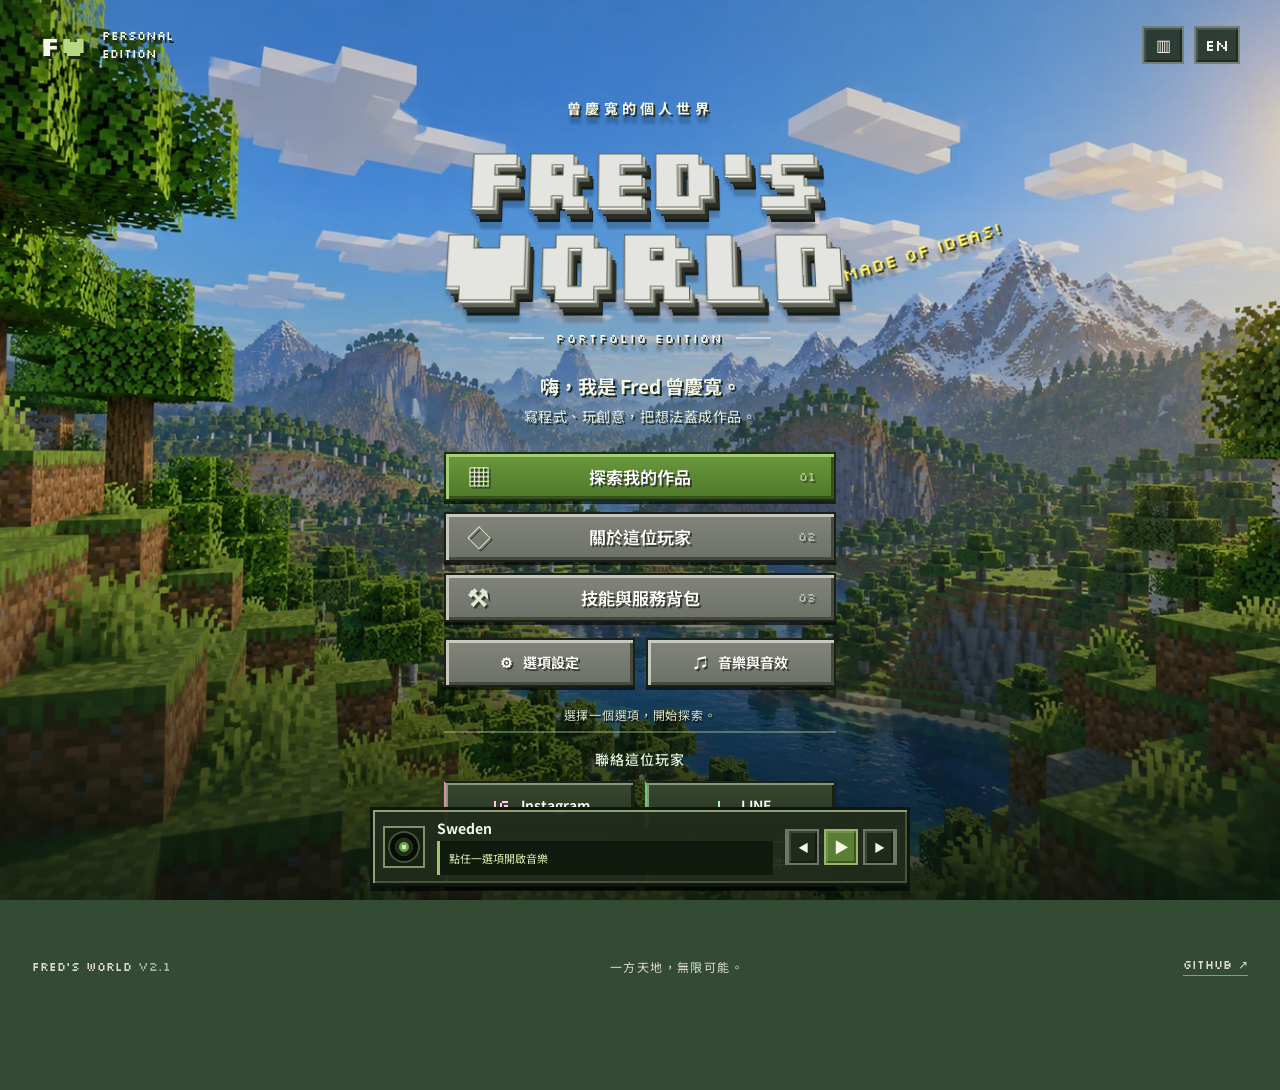
<file: index.html>
<!doctype html>
<html lang="zh-Hant"><head><meta charset="UTF-8"><meta name="viewport" content="width=device-width,initial-scale=1"><meta name="theme-color" content="#253521"><meta name="description" content="曾慶寬 Fred 的個人作品集。網站開發、Firebase、AI 教學應用與互動設計。"><title>Fred's World｜曾慶寬的方塊世界</title><link rel="icon" type="image/svg+xml" href="data:image/svg+xml,%3Csvg xmlns='http://www.w3.org/2000/svg' viewBox='0 0 32 32'%3E%3Cpath fill='%236caa40' d='M0 0h32v10H0z'/%3E%3Cpath fill='%23724c32' d='M0 10h32v22H0z'/%3E%3Cpath fill='%23fff' d='M9 6h15v5H14v4h8v5h-8v7H9z'/%3E%3C/svg%3E"><link rel="preconnect" href="https://fonts.googleapis.com"><link rel="preconnect" href="https://fonts.gstatic.com" crossorigin><link href="https://fonts.googleapis.com/css2?family=Noto+Sans+TC:wght@400;500;600;700;900&family=Silkscreen:wght@400;700&display=swap" rel="stylesheet"><link rel="stylesheet" href="pixel.css"><link rel="stylesheet" href="style.css?v=16"><script defer src="tracks.js?v=5"></script><script defer src="music.js?v=10"></script><script defer src="app.js?v=20261002-kiki"></script></head>
<body><div class="landscape" aria-hidden="true"><video id="world-video" autoplay muted loop playsinline webkit-playsinline preload="auto" poster="assets/world.webp"><source src="assets/world-smooth.mp4" type="video/mp4"></video></div><div class="shade" aria-hidden="true"></div><div class="motes" aria-hidden="true"><i></i><i></i><i></i><i></i><i></i><i></i></div>
<header class="topbar"><a class="wordmark" href="#" aria-label="Home">F<span>W</span><small>PERSONAL EDITION</small></a><div class="top-controls"><button class="tiny" id="motion" aria-pressed="true" title="背景動畫">▥</button><button class="tiny lang-switch" aria-label="Switch language">EN</button></div></header>
<main id="home" class="home"><div class="hero"><p class="eyebrow" data-i18n="edition">曾慶寬的個人世界</p><h1 aria-label="Fred's World"><span>FRED’S</span><span>WORLD</span></h1><span class="splash">Made of ideas!</span><div class="edition-line"><span></span><p>PORTFOLIO EDITION</p><span></span></div></div><div class="intro"><h2 data-i18n="intro">嗨，我是 Fred 曾慶寬。</h2><p data-i18n="introSub">寫程式、玩創意，把想法蓋成作品。</p></div><nav class="main-menu" aria-label="Main menu"><button class="game-btn primary" data-screen="projects"><span class="button-icon">▦</span><span data-i18n="projects">探索我的作品</span><span class="key-hint">01</span></button><button class="game-btn" data-screen="about"><span class="button-icon">◇</span><span data-i18n="about">關於這位玩家</span><span class="key-hint">02</span></button><button class="game-btn" data-screen="skills"><span class="button-icon">⚒</span><span data-i18n="skills">技能與服務背包</span><span class="key-hint">03</span></button><div class="menu-row"><button class="game-btn small" data-screen="settings"><span>⚙</span> <span data-i18n="settings">選項設定</span></button><button class="game-btn small music-toggle"><span>♫</span> <span data-i18n="music">開啟音樂</span></button></div></nav><p class="home-hint" data-i18n="hint">選擇一個選項，開始探索。</p><section class="home-contact" aria-labelledby="home-contact-title"><h2 id="home-contact-title" data-i18n="contact">聯絡這位玩家</h2><div class="contact-buttons"><a class="game-btn small social-instagram" href="https://www.instagram.com/fred__0704/" target="_top"><span class="contact-symbol" aria-hidden="true">IG</span><span>Instagram</span></a><a class="game-btn small social-line" href="https://line.me/ti/p/shzbzQCdxO" target="_top"><span class="contact-symbol" aria-hidden="true">L</span><span>LINE</span></a><a class="game-btn small" href="tel:+886905550358"><span class="contact-symbol" aria-hidden="true">☎</span><span data-i18n="call">撥打電話</span></a><a class="game-btn small" href="mailto:fred30793985@gmail.com"><span class="contact-symbol" aria-hidden="true">✉</span><span data-i18n="email">寄送郵件</span></a></div></section></main>
<section id="screen" class="screen" hidden aria-labelledby="screen-title"><div class="screen-shell"><div class="screen-heading"><div><p class="pixel" id="screen-kicker"></p><h2 id="screen-title" tabindex="-1"></h2></div><button class="back game-btn" id="back"><span>←</span> <span data-i18n="back">回主選單</span></button></div><div id="screen-content"></div><div class="screen-bottom"><span data-i18n="escape">ESC 返回主選單</span><span>FRED’S WORLD</span></div></div></section>
<audio id="ambient-audio" preload="auto" playsinline></audio>
<aside class="track-panel" id="music-panel" hidden aria-label="Music playlist"><div class="music-heading"><div><span class="pixel">MUSIC & SOUNDS</span><strong data-i18n="playlist">音樂唱片櫃</strong></div><button id="close-playlist" class="tiny" aria-label="關閉歌單">×</button></div><p id="playback-mode" class="playback-mode" aria-live="polite">順序連播 · 播完自動下一首，最後一首回到第一首</p><div id="track-list"></div><div class="volume-row"><label for="music-volume" data-i18n="volume">音量</label><input id="music-volume" type="range" min="0" max="100" step="1" value="60"><output id="volume-value" for="music-volume">60%</output></div><div class="playlist-bottom"><button id="shuffle" class="tiny" aria-pressed="false" data-i18n="shuffle">隨機播放</button><a href="https://c418.bandcamp.com/" target="_blank" rel="noopener noreferrer" data-i18n="artistLink">C418 原作者 ↗</a></div><p class="music-credit" data-i18n="soundtrackCredit">Minecraft 原版配樂 · C418</p><button id="local-fallback" class="game-btn small" hidden data-i18n="localFallback">改播原創氛圍音樂</button></aside>
<aside class="music-dock" aria-label="Music controls"><button id="toggle-playlist" class="record-button" aria-label="開啟歌單" aria-controls="music-panel" aria-expanded="false"><span class="record-icon" aria-hidden="true"></span></button><button class="track-summary" id="track-summary" aria-controls="music-panel" aria-expanded="false"><strong id="track-title">Sweden</strong><span id="music-status" role="status" aria-live="polite"></span></button><div class="transport"><button id="previous-track" class="tiny" aria-label="上一首">◀</button><button id="play-pause" class="tiny" aria-label="播放" aria-pressed="false">▶</button><button id="next-track" class="tiny" aria-label="下一首">▶</button></div></aside>
<footer class="footer"><span>FRED’S WORLD <b>v2.1</b></span><span class="footer-note" data-i18n="footer">一方天地，無限可能。</span><a href="https://github.com/fredCK666" target="_blank" rel="noopener noreferrer">GitHub ↗</a></footer></body></html>
</file>
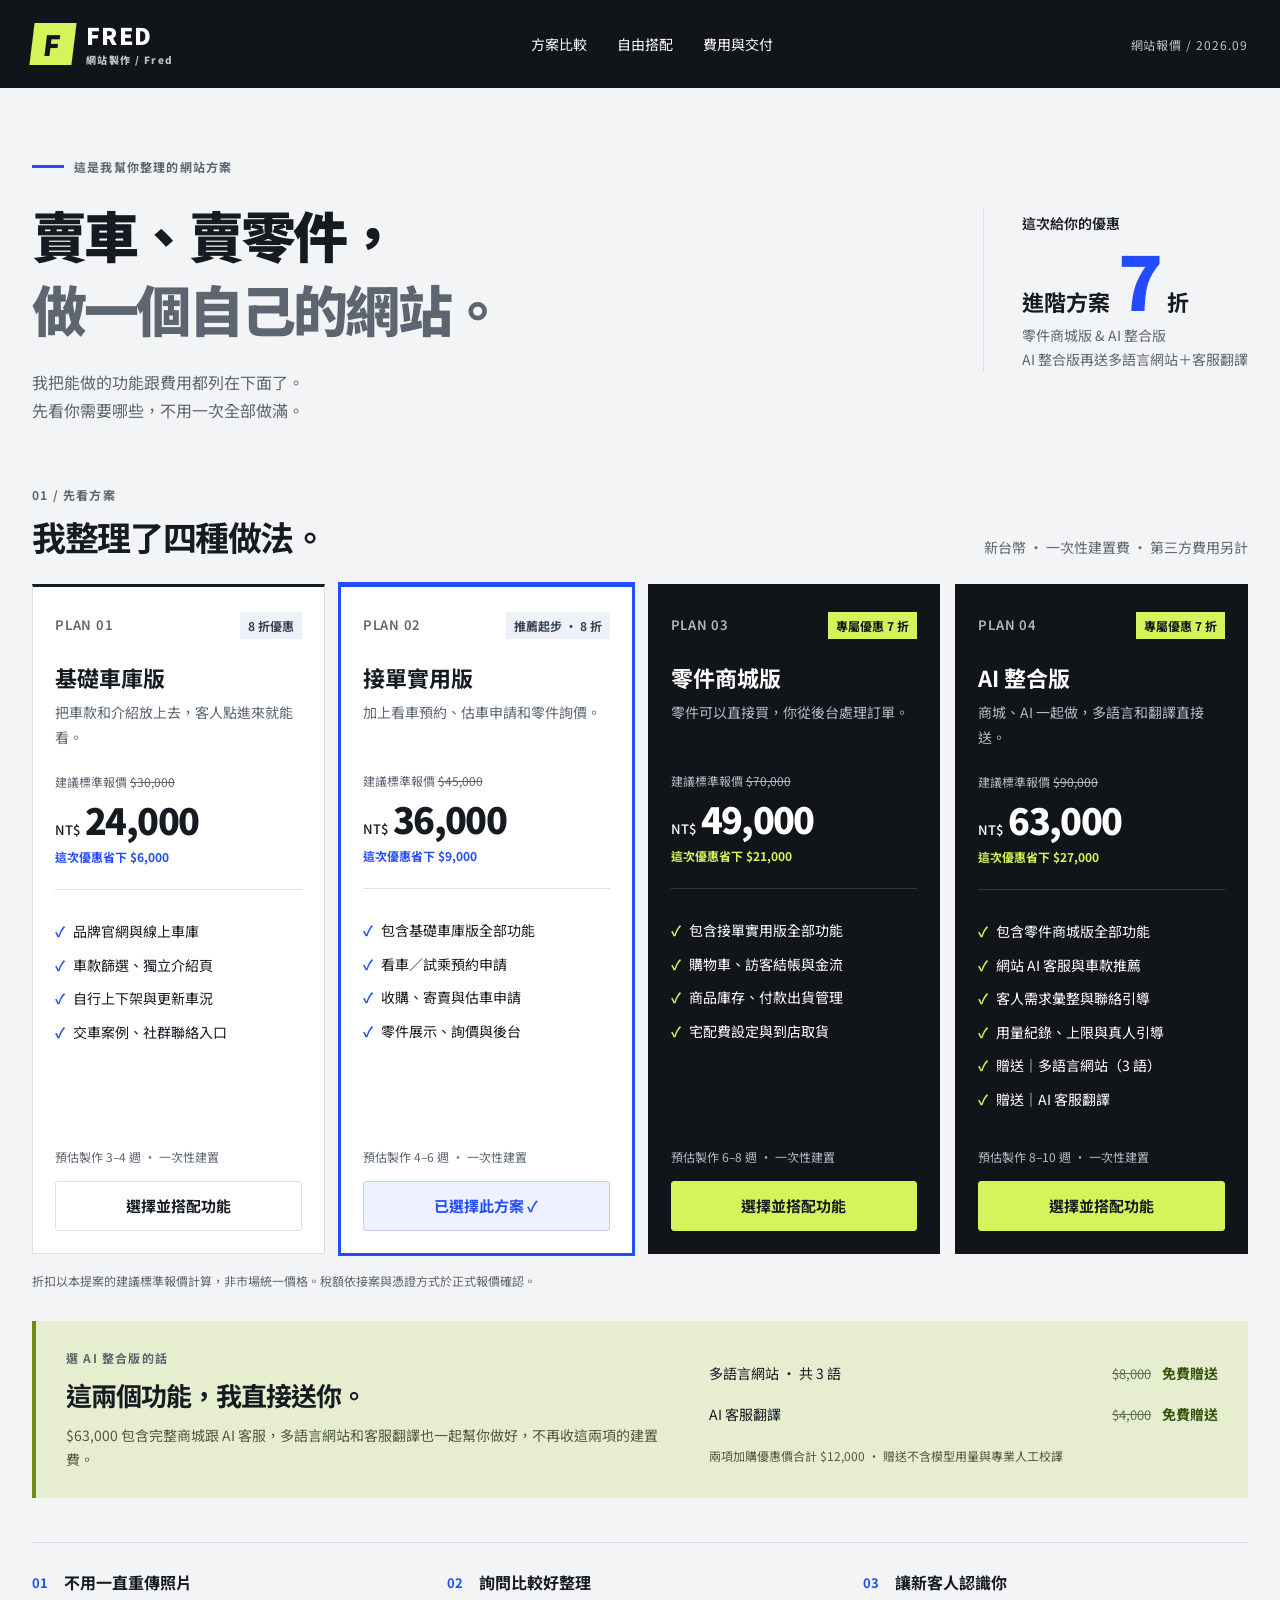
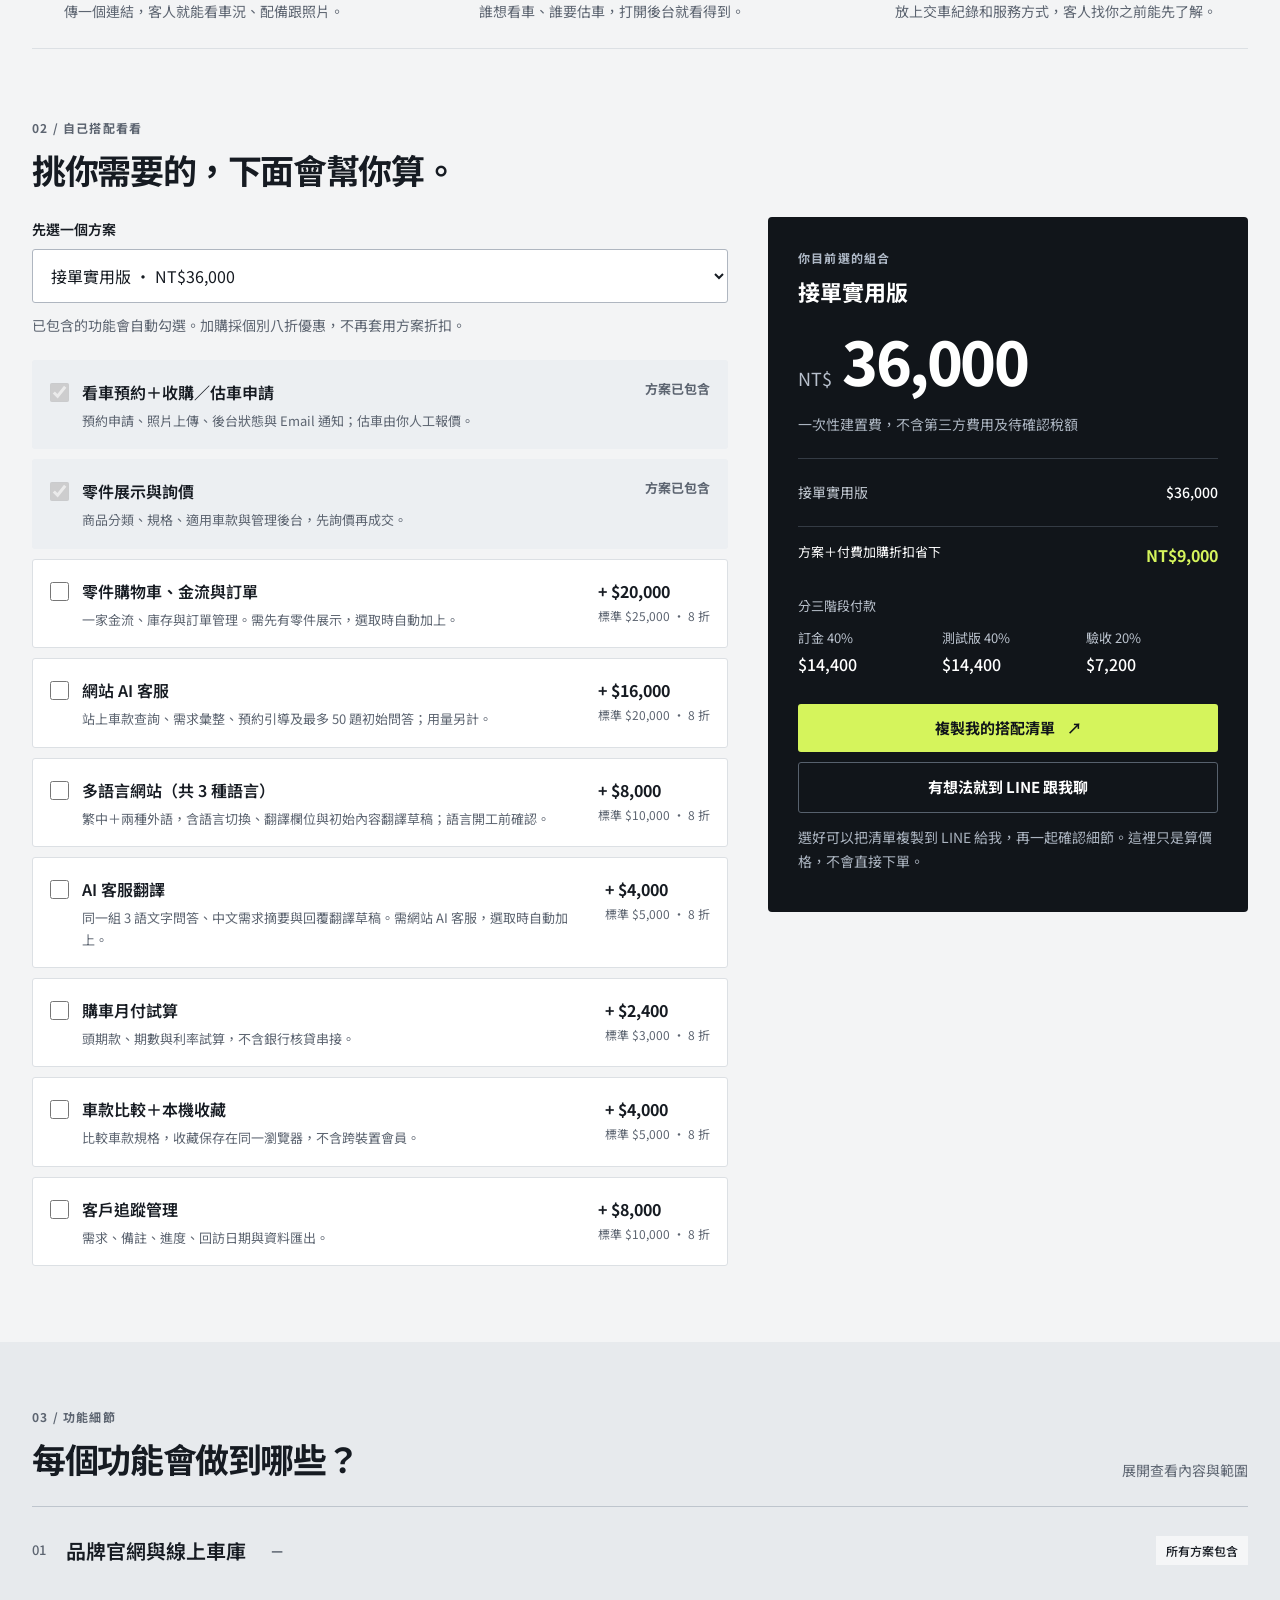
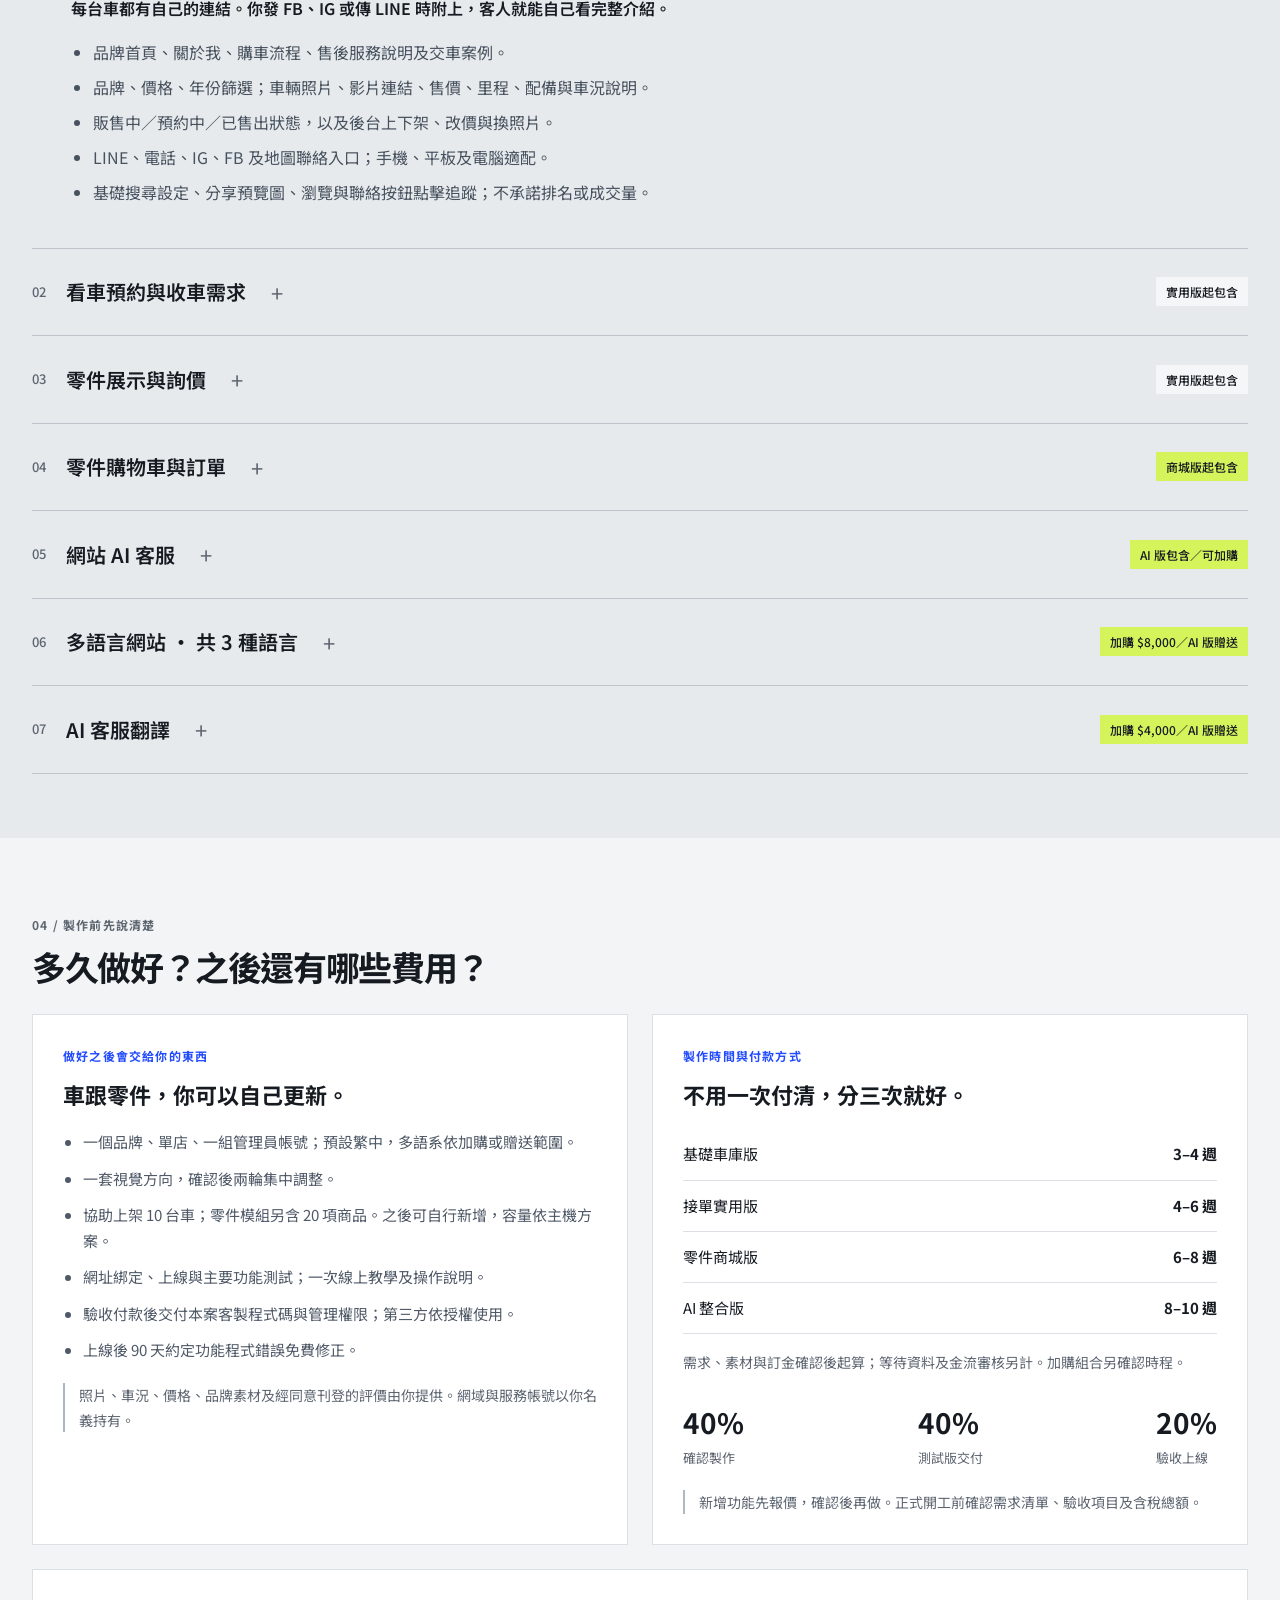
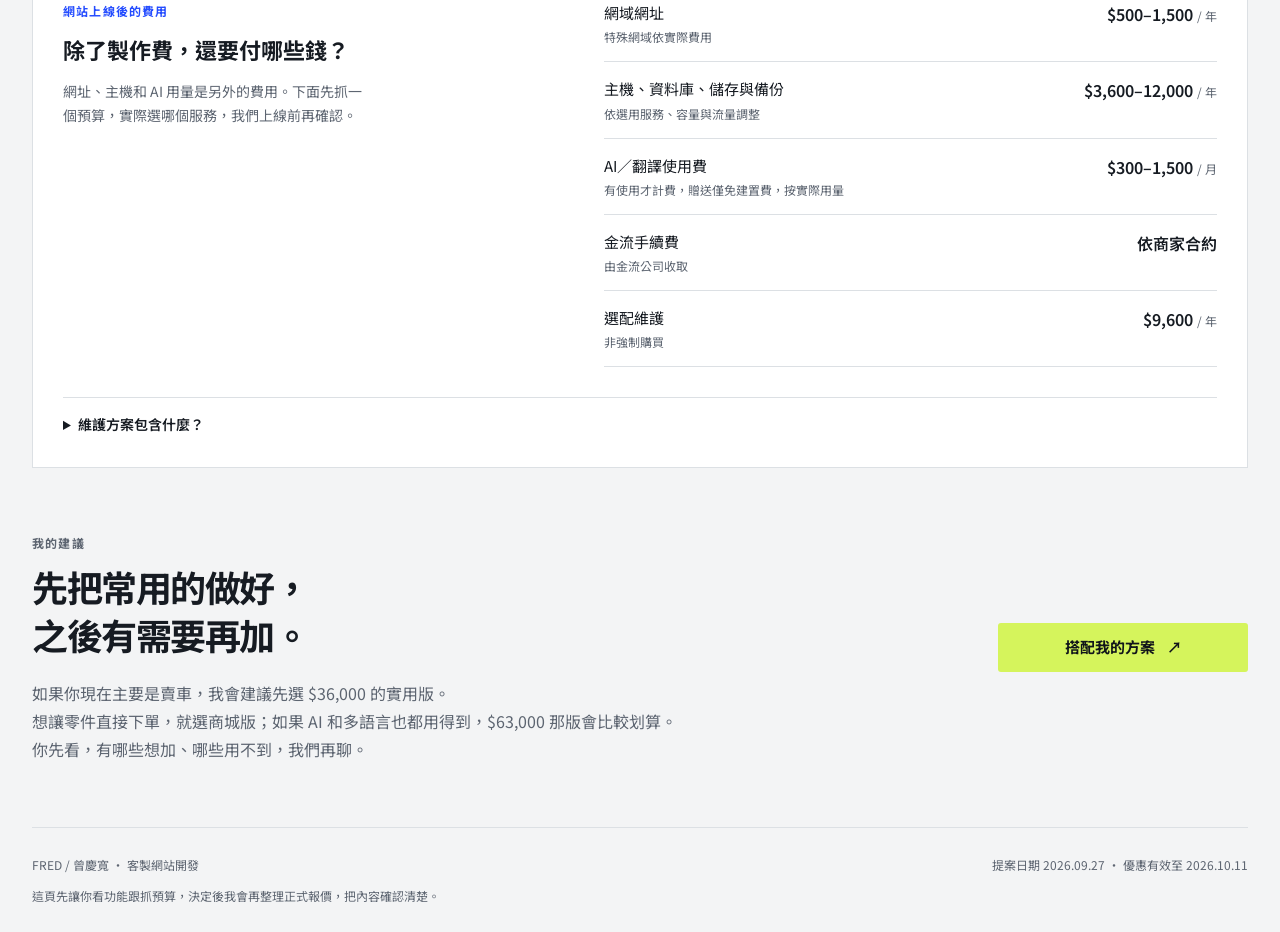
<file: auto-quote/index.html>
<!doctype html>
<html lang="zh-Hant">
<head>
<meta charset="UTF-8"><meta name="viewport" content="width=device-width,initial-scale=1">
<title>賣車網站怎麼做、多少錢｜Fred 的網站報價</title>
<meta name="description" content="中古車官網、零件商城與 AI 客服。比較四種方案，自由搭配功能，即時計算專案優惠。商城版 $49,000，AI 整合版 $63,000 再送多語言網站與 AI 客服翻譯。">
<meta name="robots" content="noindex,nofollow"><meta name="theme-color" content="#11151a">
<link rel="icon" type="image/svg+xml" href="data:image/svg+xml,%3Csvg xmlns='http://www.w3.org/2000/svg' viewBox='0 0 32 32'%3E%3Crect width='32' height='32' rx='7' fill='%2311151a'/%3E%3Cpath d='M9 7h17l-2 5H14v4h8l-2 5h-6v5H9z' fill='%23d5f45c'/%3E%3C/svg%3E">
<link rel="stylesheet" href="./style.css?v=20260927-3">
</head>
<body>
<header class="header"><a class="brand" href="#top" aria-label="FRED 網站提案首頁"><span class="mark">F</span><span>FRED<span class="brand-sub">網站製作 / Fred</span></span></a><nav aria-label="主導覽"><a href="#plans">方案比較</a><a href="#configure">自由搭配</a><a href="#terms">費用與交付</a></nav><span class="edition">網站報價 / 2026.09</span></header>
<main id="top">
<section class="intro wrap"><div><div class="eyebrow"><span class="line"></span> 這是我幫你整理的網站方案</div><h1>賣車、賣零件，<br><span>做一個自己的網站。</span></h1><p>我把能做的功能跟費用都列在下面了。<br>先看你需要哪些，不用一次全部做滿。</p></div><aside class="offer"><span>這次給你的優惠</span><strong>進階方案 <b>7</b> 折</strong><p>零件商城版 & AI 整合版<br>AI 整合版再送多語言網站＋客服翻譯</p></aside></section>
<section class="wrap" id="plans"><div class="section-heading"><div><span class="kicker">01 / 先看方案</span><h2>我整理了四種做法。</h2></div><span class="muted small">新台幣 · 一次性建置費 · 第三方費用另計</span></div><div class="plans" id="plan-cards"></div><p class="price-note">折扣以本提案的建議標準報價計算，非市場統一價格。稅額依接案與憑證方式於正式報價確認。</p></section>
<section class="wrap gift-banner" aria-label="AI 整合版贈送優惠"><div><span class="kicker">選 AI 整合版的話</span><h2>這兩個功能，我直接送你。</h2><p>$63,000 包含完整商城跟 AI 客服，多語言網站和客服翻譯也一起幫你做好，不再收這兩項的建置費。</p></div><div class="gift-items"><div><span>多語言網站 · 共 3 語</span><strong><s>$8,000</s> 免費贈送</strong></div><div><span>AI 客服翻譯</span><strong><s>$4,000</s> 免費贈送</strong></div><p>兩項加購優惠價合計 $12,000 · 贈送不含模型用量與專業人工校譯</p></div></section>
<section class="wrap value-strip" aria-label="網站帶來的價值"><div><span>01</span><p><strong>不用一直重傳照片</strong>傳一個連結，客人就能看車況、配備跟照片。</p></div><div><span>02</span><p><strong>詢問比較好整理</strong>誰想看車、誰要估車，打開後台就看得到。</p></div><div><span>03</span><p><strong>讓新客人認識你</strong>放上交車紀錄和服務方式，客人找你之前能先了解。</p></div></section>
<section class="wrap configure-section" id="configure"><div class="section-heading"><div><span class="kicker">02 / 自己搭配看看</span><h2>挑你需要的，下面會幫你算。</h2></div></div><div class="config-grid"><div><label class="select-label" for="plan-select">先選一個方案</label><select id="plan-select"><option value="base">基礎車庫版 · NT$24,000</option><option value="growth" selected>接單實用版 · NT$36,000</option><option value="commerce">零件商城版 · NT$49,000</option><option value="ai">AI 整合版 · NT$63,000</option></select><p class="small muted">已包含的功能會自動勾選。加購採個別八折優惠，不再套用方案折扣。</p><div class="modules" id="modules"></div><div id="better-deal" class="better-deal" hidden></div></div><aside class="quote" aria-label="報價試算"><span class="kicker">你目前選的組合</span><h3 id="summary-title">接單實用版</h3><div class="quote-total"><span>NT$</span><strong id="total">36,000</strong></div><p class="small muted">一次性建置費，不含第三方費用及待確認稅額</p><div class="quote-lines" id="quote-lines"></div><div class="saving"><span>方案＋付費加購折扣省下</span><strong id="saved">NT$9,000</strong></div><div id="gift-summary" class="gift-summary" hidden><strong>這兩項我送你</strong><p>多語言網站＋AI 客服翻譯<br>這兩項加購共 $12,000，選這版不用再付。<br>上述折扣省下金額未重複計入贈品價值。</p></div><div class="payments"><span>分三階段付款</span><div><span>訂金 40%<b id="deposit">$14,400</b></span><span>測試版 40%<b id="progress">$14,400</b></span><span>驗收 20%<b id="balance">$7,200</b></span></div></div><button class="button primary" id="copy-quote">複製我的搭配清單 <span aria-hidden="true">↗</span></button><a class="button contact" href="https://line.me/ti/p/shzbzQCdxO" target="_blank" rel="noopener noreferrer">有想法就到 LINE 跟我聊</a><p class="small muted">選好可以把清單複製到 LINE 給我，再一起確認細節。這裡只是算價格，不會直接下單。</p><p id="copy-status" role="status" class="status"></p><textarea id="copy-fallback" aria-label="可手動複製的搭配清單" hidden readonly></textarea></aside></div></section>
<section class="details-section" id="features"><div class="wrap"><div class="section-heading"><div><span class="kicker">03 / 功能細節</span><h2>每個功能會做到哪些？</h2></div><span class="muted small">展開查看內容與範圍</span></div><div class="feature-details">
<details open><summary><span><em>01</em>品牌官網與線上車庫</span><span class="tag">所有方案包含</span></summary><div class="detail-body"><p>每台車都有自己的連結。你發 FB、IG 或傳 LINE 時附上，客人就能自己看完整介紹。</p><ul><li>品牌首頁、關於我、購車流程、售後服務說明及交車案例。</li><li>品牌、價格、年份篩選；車輛照片、影片連結、售價、里程、配備與車況說明。</li><li>販售中／預約中／已售出狀態，以及後台上下架、改價與換照片。</li><li>LINE、電話、IG、FB 及地圖聯絡入口；手機、平板及電腦適配。</li><li>基礎搜尋設定、分享預覽圖、瀏覽與聯絡按鈕點擊追蹤；不承諾排名或成交量。</li></ul></div></details>
<details><summary><span><em>02</em>看車預約與收車需求</span><span class="tag">實用版起包含</span></summary><div class="detail-body"><p>客人先填想看的車、方便的時間和電話，你再跟他確認，不用從頭問一遍。</p><ul><li>看車／試乘申請：填車款與希望到店時間，由你人工確認。</li><li>收購／寄賣／估車申請：品牌、車型、年份、里程、車況及照片上傳。</li><li>後台集中查看，標示待聯絡／已聯絡／已結案，新申請以 Email 通知。</li></ul><p class="scope">此功能是「線上申請、人工初估」，不含自動市場行情估價。最終價格依實車確認；自動估價需另評估行情資料與授權。</p></div></details>
<details><summary><span><em>03</em>零件展示與詢價</span><span class="tag">實用版起包含</span></summary><div class="detail-body"><p>零件先放照片、規格跟價格。適不適合他的車、要不要安裝，再由你確認。</p><ul><li>商品分類、照片、價格、規格、適用車款及供貨狀態。</li><li>零件管理後台、指定商品詢問及安裝需求表單。</li><li>實用版採詢價成交；線上直接結帳需選商城版或加購購物功能。</li></ul></div></details>
<details><summary><span><em>04</em>零件購物車與訂單</span><span class="tag lime">商城版起包含</span></summary><div class="detail-body"><p>規格確定的零件，客人可以直接買。你從後台看訂單、備貨，再安排出貨。</p><ul><li>購物車、訪客結帳、訂單查詢、確認通知與付款／出貨狀態。</li><li>一家金流服務商串接，實際支付方式依商家申請核准內容。</li><li>商品規格、庫存與售罄管理；宅配固定運費、滿額免運及到店取貨。</li><li>人工填寫物流單號；購物須知、配送與退換貨頁面由你確認內容。</li></ul><p class="scope">付款僅用於零件商品。整車交易、車輛訂金、超商物流 API、電子發票、會員及銀行核貸串接另行規劃。</p></div></details>
<details><summary><span><em>05</em>網站 AI 客服</span><span class="tag lime">AI 版包含／可加購</span></summary><div class="detail-body"><p>你忙的時候，AI 先幫你回基本問題。需要談價格或確認車況的，再交給你。</p><ul><li>回答已建檔的購車流程、營業資訊及常見問題，查詢站上車輛資料。</li><li>依預算、用途與偏好推薦現有車款，引導預約及留下聯絡需求。</li><li>彙整需求，提供用量紀錄與使用上限設定。</li><li>一個網站客服入口，初次最多 50 題常見問答設定及回覆測試。</li></ul><p class="scope">未建檔車況、議價與貸款問題引導聯絡真人，不由 AI 承諾。模型用量另計；LINE 內 AI 對話不在此範圍。</p></div></details>
<details><summary><span><em>06</em>多語言網站 · 共 3 種語言</span><span class="tag lime">加購 $8,000／AI 版贈送</span></summary><div class="detail-body"><p>如果有外語客人，也能切換語言看車跟看零件，不用每次都靠你另外翻譯。</p><ul><li>繁體中文＋兩種外語，例如英文、越南文；實際語言開工前確認，之後新增語言另報。</li><li>網站語言切換、同版型多語欄位、已翻譯頁面的標題與語系對應設定。</li><li>初次翻譯草稿包含導覽、按鈕、表單、最多 5 頁固定文案、10 台車；有零件模組另含 20 項商品。</li><li>以客戶提供的中文素材產出翻譯草稿，由客戶確認後上線。後台可編輯各語言內容；後續新增資料自行填寫，代翻另議。</li></ul><p class="scope">建議標準報價 $10,000 → 專案八折 $8,000；AI 整合版免費贈送同等範圍。後台介面仍為繁中，第三方金流頁依服務商語言。人工專業校譯、圖片內文字重製、多幣別與國際物流不包含。</p></div></details>
<details><summary><span><em>07</em>AI 客服翻譯</span><span class="tag lime">加購 $4,000／AI 版贈送</span></summary><div class="detail-body"><p>客人用外語問，AI 用他的語言回；你看中文摘要，就知道他在問哪台車、預算多少。</p><ul><li>支援繁中＋兩種約定外語，可辨識輸入語言或手動切換，以該語言回覆文字問題。</li><li>顯示對話原文與中文翻譯摘要，協助你理解想看哪台車、預算及預約需求。</li><li>提供中文回覆轉外語的草稿工具，由你確認後複製使用；不會自動替你傳送真人回覆。</li><li>包含三語各 10 組代表性問答測試及車款、幣別、金額用語設定，超出知識範圍引導真人確認。</li></ul><p class="scope">建議標準報價 $5,000 → 專案八折 $4,000；必須搭配網站 AI 客服（另加購 $16,000）。AI 整合版兩者皆已包含。此項不必購買多語言網站即可使用；僅限網站文字，不含語音、電話、LINE／WhatsApp 串接與人工口譯。模型用量另計，贈送方案亦同。</p></div></details>
</div></div></section>
<section class="wrap" id="terms"><div class="section-heading"><div><span class="kicker">04 / 製作前先說清楚</span><h2>多久做好？之後還有哪些費用？</h2></div></div><div class="terms-grid"><article class="term-card"><span class="mini-label">做好之後會交給你的東西</span><h3>車跟零件，你可以自己更新。</h3><ul><li>一個品牌、單店、一組管理員帳號；預設繁中，多語系依加購或贈送範圍。</li><li>一套視覺方向，確認後兩輪集中調整。</li><li>協助上架 10 台車；零件模組另含 20 項商品。之後可自行新增，容量依主機方案。</li><li>網址綁定、上線與主要功能測試；一次線上教學及操作說明。</li><li>驗收付款後交付本案客製程式碼與管理權限；第三方依授權使用。</li><li>上線後 90 天約定功能程式錯誤免費修正。</li></ul><p class="scope">照片、車況、價格、品牌素材及經同意刊登的評價由你提供。網域與服務帳號以你名義持有。</p></article><article class="term-card"><span class="mini-label">製作時間與付款方式</span><h3>不用一次付清，分三次就好。</h3><div class="schedule"><div><span>基礎車庫版</span><strong>3–4 週</strong></div><div><span>接單實用版</span><strong>4–6 週</strong></div><div><span>零件商城版</span><strong>6–8 週</strong></div><div><span>AI 整合版</span><strong>8–10 週</strong></div></div><p class="small muted">需求、素材與訂金確認後起算；等待資料及金流審核另計。加購組合另確認時程。</p><div class="payment-track"><span><b>40%</b>確認製作</span><span><b>40%</b>測試版交付</span><span><b>20%</b>驗收上線</span></div><p class="scope">新增功能先報價，確認後再做。正式開工前確認需求清單、驗收項目及含稅總額。</p></article></div>
<div class="cost-box"><div><span class="mini-label">網站上線後的費用</span><h3>除了製作費，還要付哪些錢？</h3><p class="muted">網址、主機和 AI 用量是另外的費用。下面先抓一個預算，實際選哪個服務，我們上線前再確認。</p></div><div class="cost-list"><div><span>網域網址<small>特殊網域依實際費用</small></span><strong>$500–1,500 <small>/ 年</small></strong></div><div><span>主機、資料庫、儲存與備份<small>依選用服務、容量與流量調整</small></span><strong>$3,600–12,000 <small>/ 年</small></strong></div><div><span>AI／翻譯使用費<small>有使用才計費，贈送僅免建置費，按實際用量</small></span><strong>$300–1,500 <small>/ 月</small></strong></div><div><span>金流手續費<small>由金流公司收取</small></span><strong>依商家合約</strong></div><div><span>選配維護<small>非強制購買</small></span><strong>$9,600 <small>/ 年</small></strong></div></div><details class="maintenance"><summary>維護方案包含什麼？</summary><p>每月一次例行檢查、備份狀態確認、既有系統相容更新，以及每月最多一小時的小幅文字／圖片調整。多語專業校譯不在維護費內。時數不累積，新增功能另報。上線前會確認服務方案與用量提醒。</p></details></div>
<div class="closing"><div><span class="kicker">我的建議</span><h2>先把常用的做好，<br>之後有需要再加。</h2><p>如果你現在主要是賣車，我會建議先選 $36,000 的實用版。<br>想讓零件直接下單，就選商城版；如果 AI 和多語言也都用得到，$63,000 那版會比較划算。<br>你先看，有哪些想加、哪些用不到，我們再聊。</p></div><a class="button primary" href="#configure">搭配我的方案 <span aria-hidden="true">↗</span></a></div></section>
</main><footer class="wrap"><span>FRED / 曾慶寬 · 客製網站開發</span><span>提案日期 2026.09.27 · 優惠有效至 2026.10.11</span><span>這頁先讓你看功能跟抓預算，決定後我會再整理正式報價，把內容確認清楚。</span></footer><div class="mobile-total"><div><span id="mobile-plan">接單實用版</span><strong id="mobile-price">NT$36,000</strong></div><a href="#configure">查看我的搭配 ↗</a></div>
<script src="./app.js?v=20260927-3" defer></script>
</body></html>
</file>
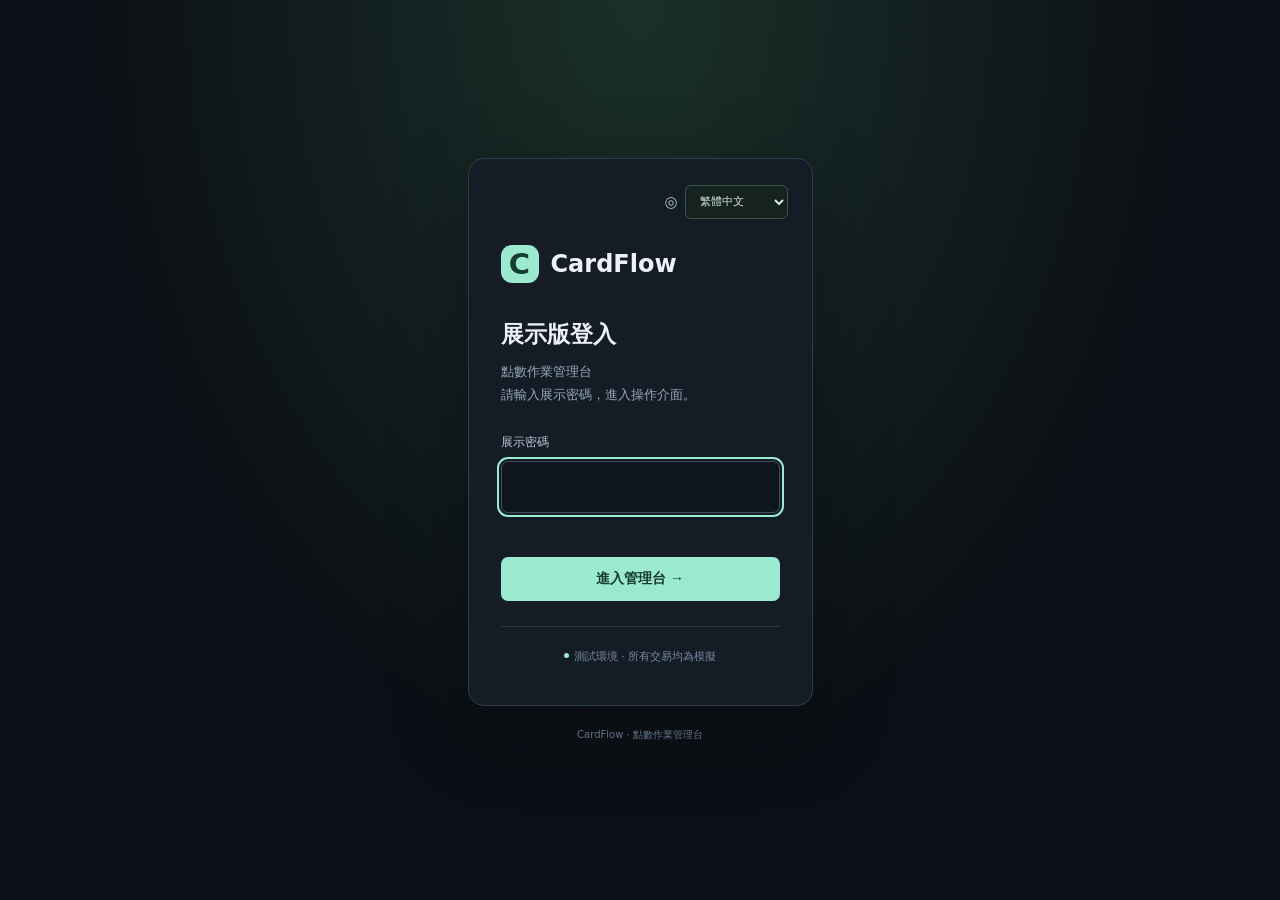
<file: cardflow-demo/index.html>
<!doctype html>
<html lang="zh-Hant"><head><meta charset="UTF-8"><meta name="viewport" content="width=device-width,initial-scale=1"><meta name="robots" content="noindex,nofollow"><meta name="theme-color" content="#0c1016"><title>CardFlow｜展示版登入</title><style>
*{box-sizing:border-box}body{margin:0;min-height:100svh;background:radial-gradient(ellipse at 50% 0,#1a3029 0,transparent 60%),#0c1016;color:#edf1f7;font-family:system-ui,-apple-system,'Noto Sans TC',sans-serif;display:grid;place-items:center;padding:24px}main{width:100%;max-width:400px;background:#141c26;border:1px solid #2e3d48;border-radius:16px;padding:38px 32px;box-shadow:0 25px 80px #0004}.brand{display:flex;gap:12px;align-items:center;font-size:24px;font-weight:650;margin-bottom:36px}.mark{width:38px;height:38px;border-radius:11px;background:#9be9cf;color:#173c30;display:grid;place-items:center;font-size:29px}h1{font-size:23px;font-weight:600;margin:0 0 10px}p{color:#95a6ba;font-size:13px;line-height:1.8;margin:0 0 28px}label{display:block;font-size:12px;margin-bottom:10px;color:#bcc9d9}input{width:100%;border:1px solid #3d5063;border-radius:7px;padding:13px 14px;background:#0e151e;color:white;font:inherit;letter-spacing:5px;font-size:20px}input:focus{outline:2px solid #9be9cf;outline-offset:2px}button{width:100%;padding:13px;border-radius:7px;border:0;background:#9be9cf;color:#153b2d;font-size:14px;font-weight:600;cursor:pointer}button:hover{background:#b7f5dd}button:focus-visible{outline:2px solid white;outline-offset:3px}#error{color:#ff9ca3;min-height:24px;font-size:12px;line-height:1.6;margin:10px 0}.note{margin:25px 0 0;padding-top:20px;border-top:1px solid #293644;text-align:center;font-size:11px;color:#758ba1}.note span{display:inline-block;width:5px;height:5px;background:#9be9cf;border-radius:50%;margin:0 5px 2px 0}footer{text-align:center;font-size:10px;color:#63758b;margin-top:22px} @media(max-width:450px){main{padding:30px 24px}}
</style><link rel="stylesheet" href="i18n.css?v=4"></head><body><div><main><label class="language-control" data-no-i18n><span aria-hidden="true">◎</span><select data-language-switch aria-label="Language / 语言 / 語言"><option value="zh-Hant">繁體中文</option><option value="zh-Hans">简体中文</option><option value="en">English</option></select></label><div class="brand"><span class="mark">C</span>CardFlow</div><h1>展示版登入</h1><p>點數作業管理台<br>請輸入展示密碼，進入操作介面。</p><form id="loginForm"><label for="password">展示密碼</label><input id="password" type="password" inputmode="numeric" autocomplete="off" required aria-describedby="error" autofocus><div id="error" role="alert"></div><button type="submit">進入管理台 →</button></form><p class="note"><span></span>測試環境 · 所有交易均為模擬</p></main><footer>CardFlow · 點數作業管理台</footer></div><script src="login.js?v=4"></script><script src="translations.js?v=4"></script><script src="i18n.js?v=4"></script></body></html>
</file>
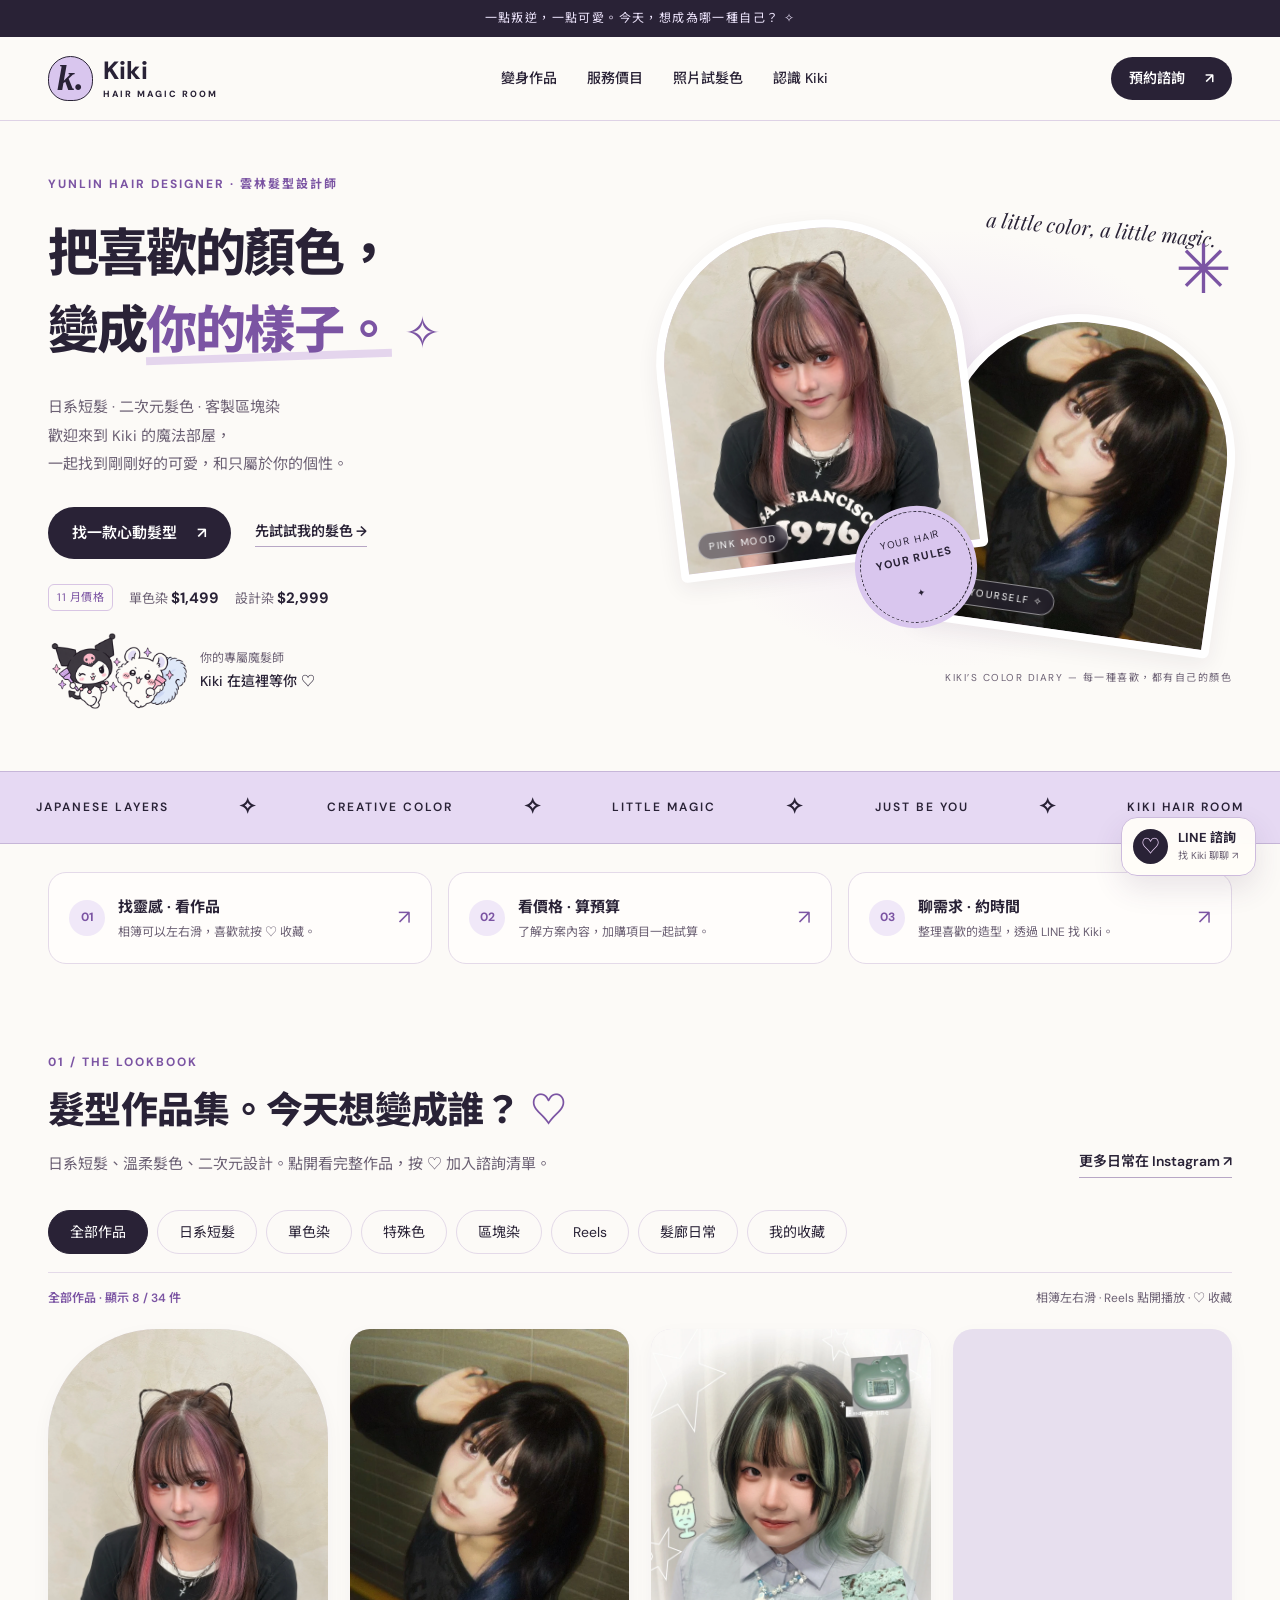
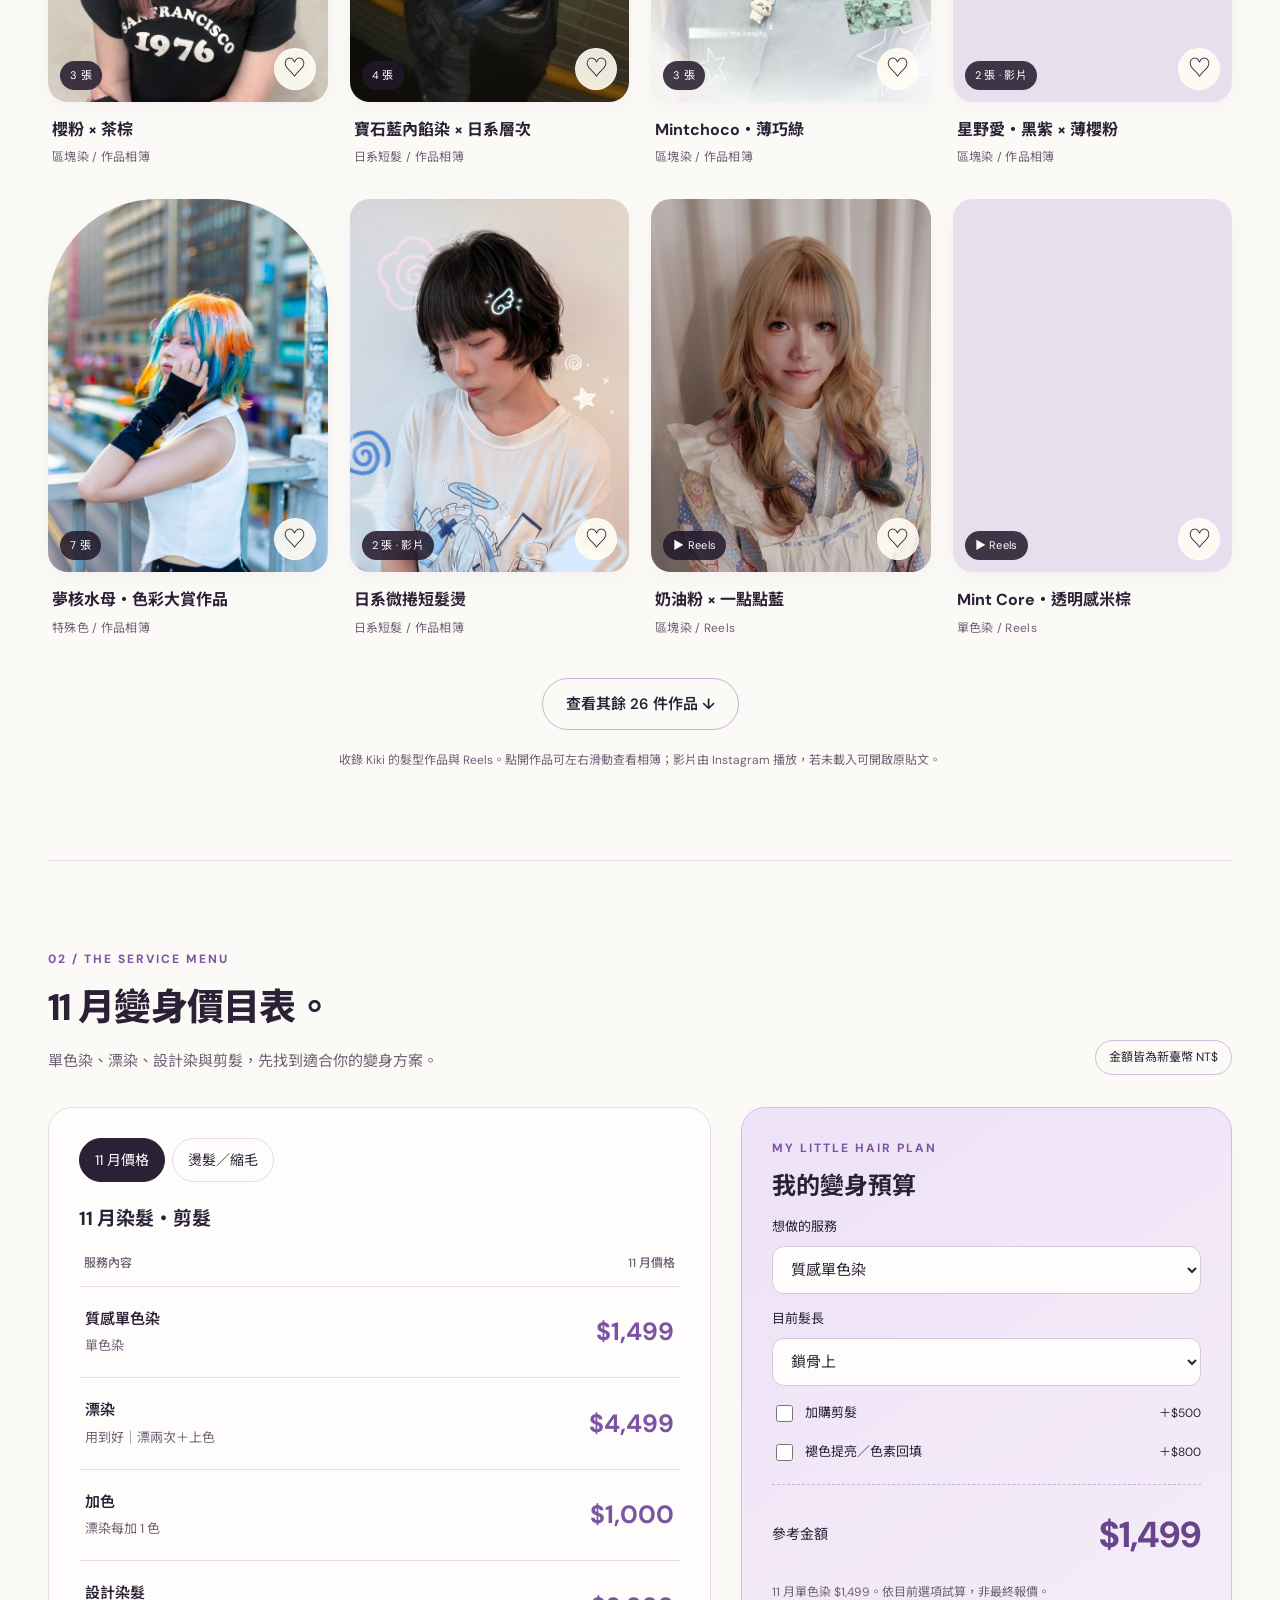
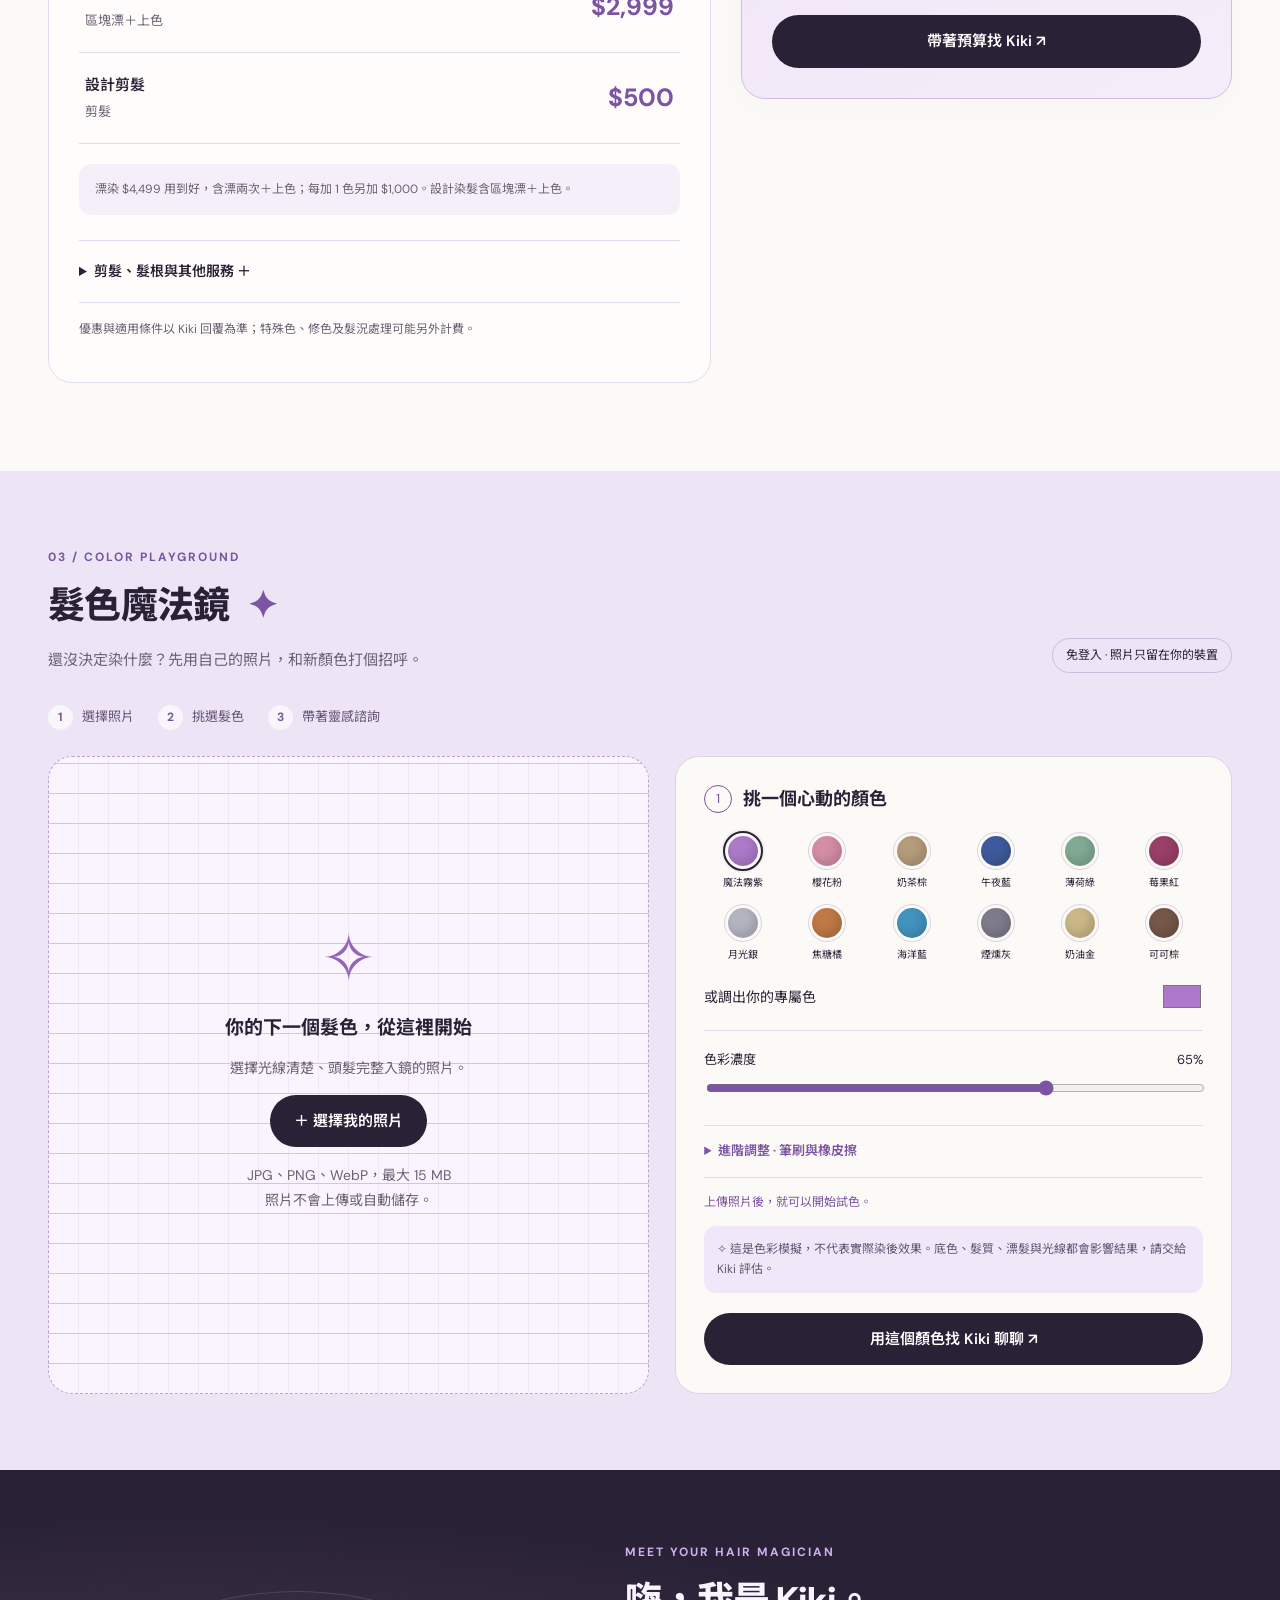
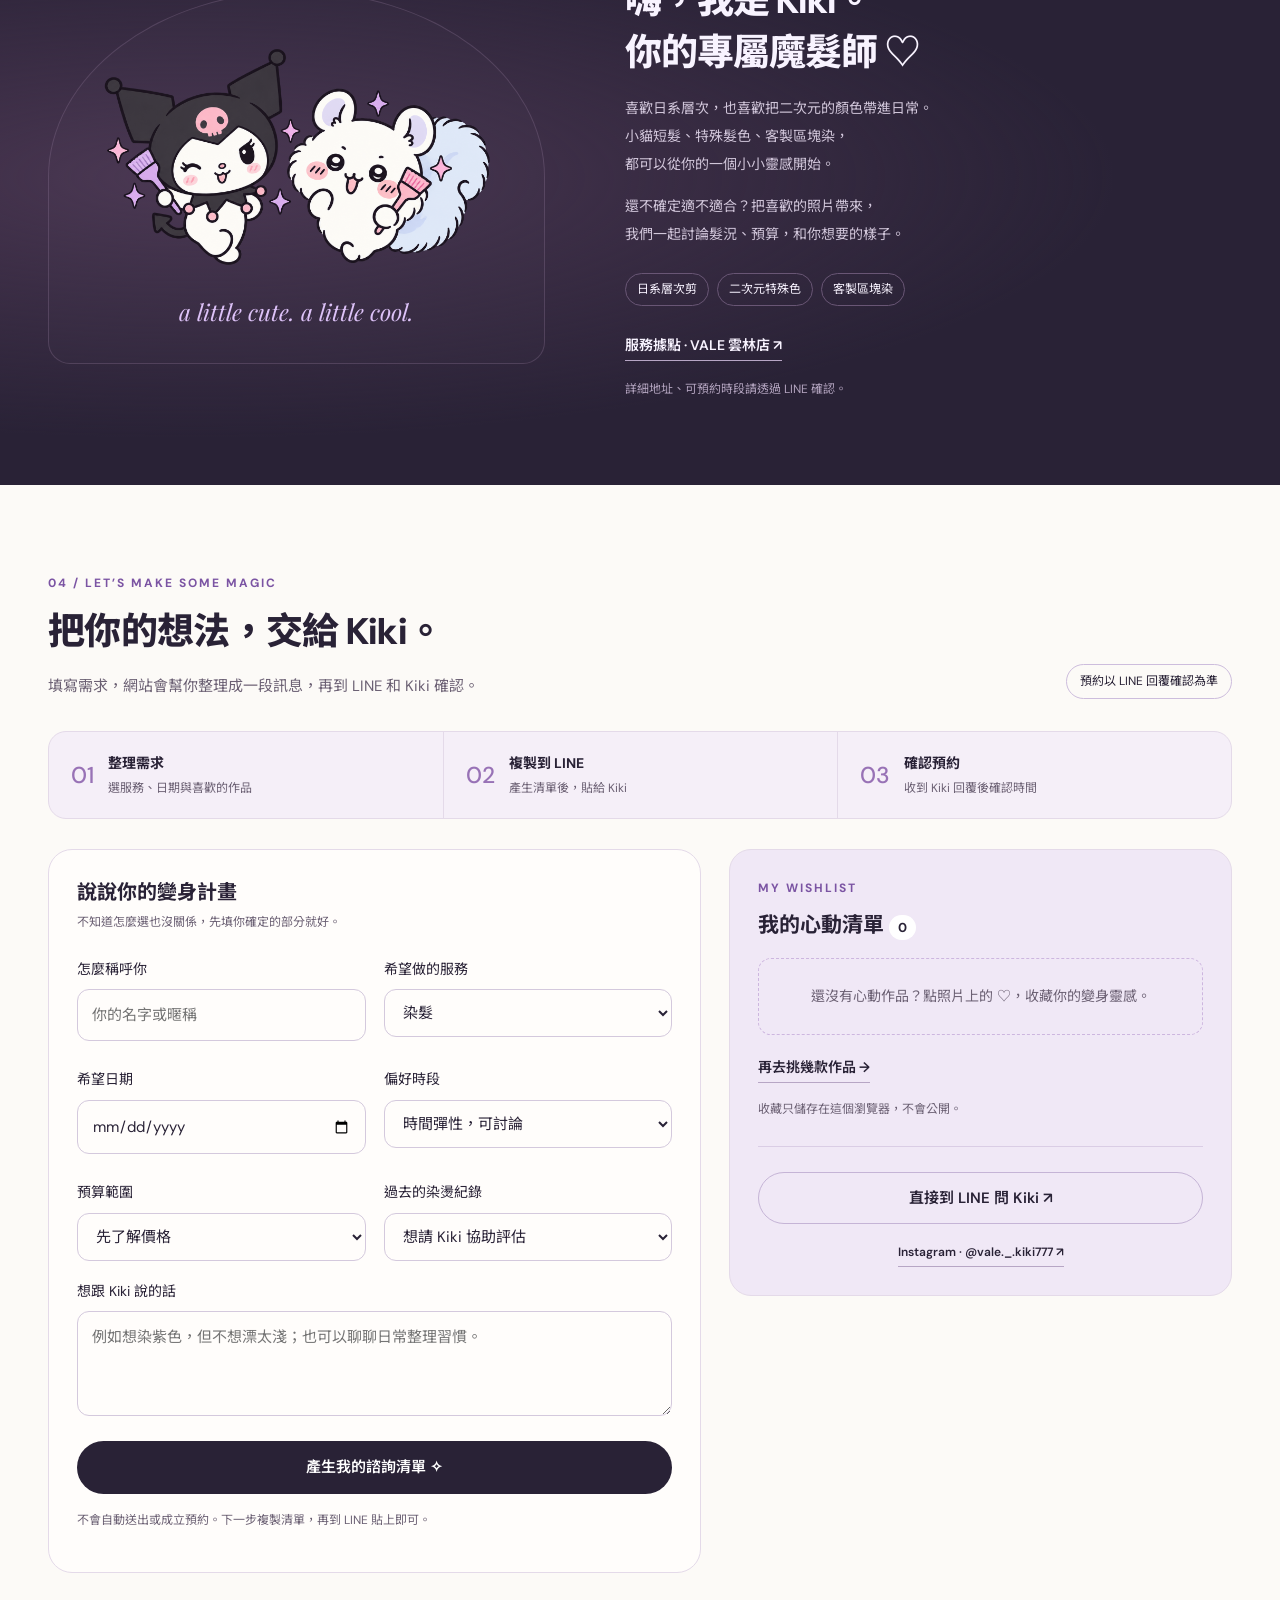
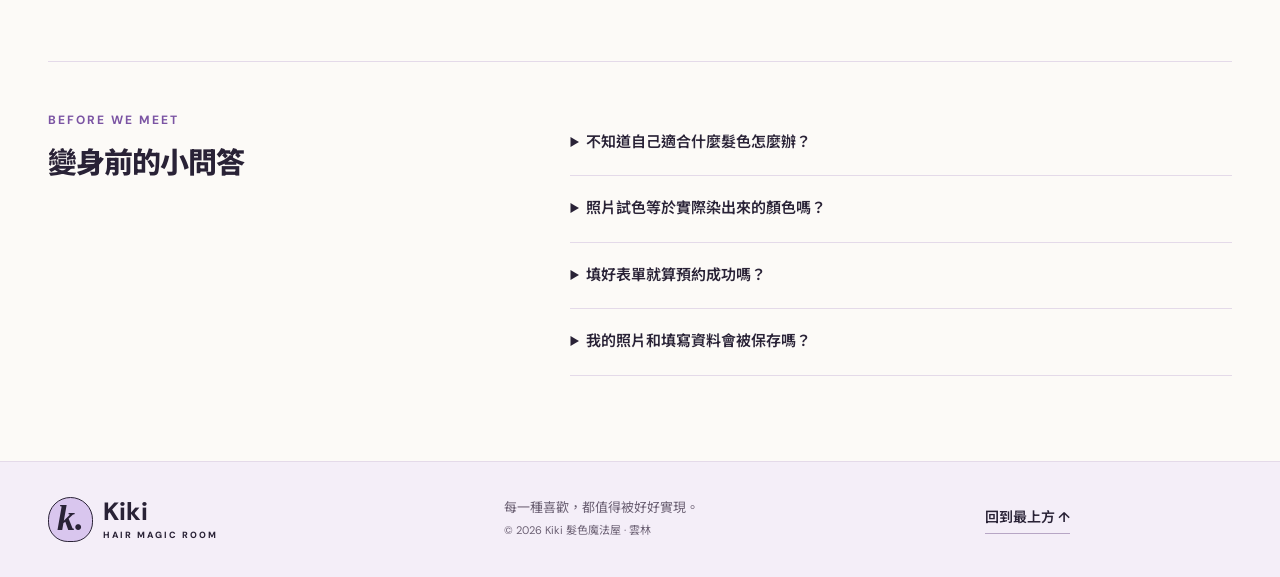
<file: kiki-hair-magic/index.html>
<!doctype html>
<html lang="zh-Hant">
<head>
<meta charset="UTF-8"><meta name="viewport" content="width=device-width,initial-scale=1">
<meta name="theme-color" content="#b69add"><meta name="description" content="Kiki 的髮色魔法屋。雲林日系短髮、二次元髮色、客製區塊染。探索作品、照片試髮色、查詢價格，再透過 LINE 討論你的下一個造型。">
<title>Kiki 髮色魔法屋｜日系短髮・二次元髮色</title>
<link rel="icon" type="image/svg+xml" href="data:image/svg+xml,%3Csvg xmlns='http://www.w3.org/2000/svg' viewBox='0 0 64 64'%3E%3Crect width='64' height='64' rx='18' fill='%23312a42'/%3E%3Ctext x='32' y='46' text-anchor='middle' font-family='Georgia' font-size='44' fill='%23d7b9ff'%3Ek%3C/text%3E%3C/svg%3E">
<script>
// Fresh visits, reloads and history returns start at the welcome section.
if ('scrollRestoration' in history) history.scrollRestoration = 'manual';
let visitorInteracted = false;
const startAtTop = () => {
  if (location.hash) history.replaceState(history.state, '', location.pathname + location.search);
  window.scrollTo({ top: 0, left: 0, behavior: 'instant' });
};
startAtTop();
for (const event of ['pointerdown', 'touchstart', 'keydown', 'wheel']) {
  addEventListener(event, () => { visitorInteracted = true; }, { once: true, passive: true });
}
addEventListener('pageshow', event => {
  if (event.persisted || !visitorInteracted) startAtTop();
});
</script>
<link rel="stylesheet" href="./style.css?v=20261018-motion1"><script type="module" src="./app.js?v=20261022-hair1"></script>
<style>
/* Lavender sliding mobile navigation: selection is not tied to the enquiry link. */
@media(max-width:760px){
  .mobile-bar{display:block;padding:10px 14px calc(10px + env(safe-area-inset-bottom));background:#fcf9fff2;border-top:1px solid #dfceee;box-shadow:0 -5px 24px #70488f0a}
  .mobile-nav-track{position:relative;isolation:isolate;display:grid;grid-template-columns:repeat(3,minmax(0,1fr));gap:6px;padding:0;border:1px solid #e4d6ef;background:#f0e7f7;border-radius:30px}
  .mobile-nav-indicator{position:absolute;z-index:0;inset:0 auto 0 0;width:calc((100% - 12px)/3);border-radius:28px;background:linear-gradient(125deg,#9b72c2,#77509f);box-shadow:0 4px 12px #77509f33,inset 0 1px 0 #ffffff40;transform:translateX(var(--indicator-x,0px));opacity:0;transition:transform .38s cubic-bezier(.22,.8,.25,1),opacity .18s ease;pointer-events:none}
  .mobile-bar.has-selection .mobile-nav-indicator{opacity:1}
  .mobile-bar .mobile-nav-track a{position:relative;z-index:1;display:flex;align-items:center;justify-content:center;gap:6px;min-width:0;min-height:48px;padding:12px 6px;margin:0;border-radius:28px;background:transparent;color:#6b527f;font-size:12px;font-weight:600;line-height:1.4;white-space:nowrap;transition:color .22s ease,transform .18s ease}
  .mobile-bar .mobile-nav-track a.is-active{color:#fff}
  .mobile-bar .mobile-nav-track a:active{transform:scale(.95)}
  .mobile-bar .mobile-nav-icon{font-size:17px;line-height:1;transition:transform .3s ease}
  .mobile-bar a.is-active .mobile-nav-icon{transform:translateY(-1px) scale(1.08)}
  .mobile-bar a:focus-visible{outline-offset:-3px}
}
@media(prefers-reduced-motion:reduce){.mobile-nav-indicator,.mobile-bar .mobile-nav-track a,.mobile-nav-icon{transition:none!important}}

</style>
<script defer src="./motion.js?v=20261018-motion1"></script>
</head>
<body id="top">
<a href="#main" class="skip">跳至主要內容</a>
<div class="topnote">一點叛逆，一點可愛。今天，想成為哪一種自己？ ✧</div>
<header class="header"><a class="brand" href="#top"><span class="brand-mark">k.</span><span>Kiki<span class="brand-sub">HAIR MAGIC ROOM</span></span></a><nav aria-label="主選單"><a href="#works">變身作品</a><a href="#prices">服務價目</a><a href="#studio">照片試髮色</a><a href="#about">認識 Kiki</a></nav><a class="btn dark small" href="#consult">預約諮詢 <span>↗</span></a></header>
<main id="main">
<section class="hero wrap">
<div class="hero-copy"><div class="eyebrow"><span>YUNLIN HAIR DESIGNER</span> · 雲林髮型設計師</div><h1>把喜歡的顏色，<br>變成<span class="hand">你的樣子。</span><i>✧</i></h1><p class="hero-desc">日系短髮 · 二次元髮色 · 客製區塊染<br>歡迎來到 Kiki 的魔法部屋，<br>一起找到剛剛好的可愛，和只屬於你的個性。</p><div class="hero-actions"><a class="btn dark" href="#works">找一款心動髮型 <span>↗</span></a><a class="text-link" href="#studio">先試試我的髮色 <span>→</span></a></div><div class="hero-price-note"><span>11 月價格</span><a href="#prices">單色染 <b>$1,499</b></a><a href="#prices">設計染 <b>$2,999</b></a></div><div class="hero-bottom"><img src="./assets/characters.png" alt="酷洛米與小桃的可愛魔法造型" width="190" height="127"><span>你的專屬魔髮師<br><b>Kiki 在這裡等你 ♡</b></span></div></div>
<div class="hero-collage"><span class="floating-label">a little color, a little magic.</span><div class="hero-photo photo-a" data-photo="DNapdFBT9nL"><span class="photo-stamp">PINK MOOD</span></div><div class="hero-photo photo-b" data-photo="DMnUm4PTAgz"><span class="photo-stamp">BE YOURSELF ✧</span></div><div class="round-sticker">YOUR HAIR<br><b>YOUR RULES</b><br>✦</div><span class="hero-spark">✳</span><p class="collage-caption">KIKI’S COLOR DIARY — 每一種喜歡，都有自己的顏色</p></div>
</section>
<div class="ticker" aria-hidden="true">JAPANESE LAYERS <span>✧</span> CREATIVE COLOR <span>✧</span> LITTLE MAGIC <span>✧</span> JUST BE YOU <span>✧</span> KIKI HAIR ROOM</div>
<nav class="quick-points wrap" aria-label="第一次來，從這裡開始"><a href="#works"><span class="quick-icon">01</span><div><strong>找靈感 · 看作品</strong><p>相簿可以左右滑，喜歡就按 ♡ 收藏。</p></div><span class="quick-arrow">↗</span></a><a href="#prices"><span class="quick-icon">02</span><div><strong>看價格 · 算預算</strong><p>了解方案內容，加購項目一起試算。</p></div><span class="quick-arrow">↗</span></a><a href="#consult"><span class="quick-icon">03</span><div><strong>聊需求 · 約時間</strong><p>整理喜歡的造型，透過 LINE 找 Kiki。</p></div><span class="quick-arrow">↗</span></a></nav>
<section id="works" class="section wrap"><div class="section-head"><div><div class="eyebrow">01 / THE LOOKBOOK</div><h2>髮型作品集。今天想變成誰？<span>♡</span></h2><p>日系短髮、溫柔髮色、二次元設計。點開看完整作品，按 ♡ 加入諮詢清單。</p></div><a href="https://www.instagram.com/vale._.kiki777/" target="_blank" rel="noopener noreferrer" class="text-link">更多日常在 Instagram ↗</a></div><div class="filter-row" id="work-filters" role="group" aria-label="作品分類"></div><div class="gallery-guide"><span id="gallery-count" role="status" aria-live="polite"></span><span>相簿左右滑 · Reels 點開播放 · ♡ 收藏</span></div><div class="gallery" id="gallery"></div><button class="btn outline centered" id="more-works">再看更多作品 ↓</button><p class="fine">收錄 Kiki 的髮型作品與 Reels。點開作品可左右滑動查看相簿；影片由 Instagram 播放，若未載入可開啟原貼文。</p></section>
<section id="prices" class="section wrap"><div class="section-head"><div><div class="eyebrow">02 / THE SERVICE MENU</div><h2>11 月變身價目表。</h2><p>單色染、漂染、設計染與剪髮，先找到適合你的變身方案。</p></div><span class="pill">金額皆為新臺幣 NT$</span></div><div class="pricing-grid"><div class="price-menu"><div class="tabs" id="price-tabs" role="group" aria-label="服務種類"></div><div id="price-table"></div><details class="extra-menu"><summary>剪髮、髮根與其他服務 ＋</summary><dl><div><dt>設計剪髮（含洗髮）</dt><dd>$500</dd></div><div><dt>暹羅貓髮尾染 · 鎖骨下</dt><dd>$2,000</dd></div><div><dt>暹羅貓髮尾染 · 胸至胸下</dt><dd>$2,400</dd></div><div><dt>線條染（不分長短）</dt><dd>$4,500</dd></div><div><dt>補染髮根 · 5 cm 內</dt><dd>$1,000</dd></div><div><dt>補漂髮根 · 5 cm 內</dt><dd>$1,500</dd></div><div><dt>補燙髮根縮毛</dt><dd>$1,400</dd></div></dl><p class="fine">線條染含漂退一次、染髮、頭皮隔離、洗髮及剪髮。護髮、頭皮護理與特殊設計請先諮詢。</p></details><p class="fine">優惠與適用條件以 Kiki 回覆為準；特殊色、修色及髮況處理可能另外計費。</p></div><aside class="estimate"><div class="eyebrow">MY LITTLE HAIR PLAN</div><h3>我的變身預算</h3><label for="estimate-service">想做的服務</label><select id="estimate-service"><option value="single">質感單色染</option><option value="bleach">漂染（漂兩次＋上色）</option><option value="design">設計染髮（區塊漂＋上色）</option><option value="perm">氛圍感燙髮／縮毛矯正</option><option value="cut">設計剪髮</option><option value="custom">特殊設計／先諮詢</option></select><label for="estimate-length">目前髮長</label><select id="estimate-length"><option value="0">鎖骨上</option><option value="1">鎖骨下</option><option value="2">胸至胸下</option></select><label class="check" id="cut-addon"><input id="add-cut" type="checkbox">加購剪髮 <span>＋$500</span></label><label class="check" id="tone-addon"><input id="add-tone" type="checkbox">褪色提亮／色素回填 <span>＋$800</span></label><div id="color-addon" hidden><label for="extra-colors">漂染加色數量（每加 1 色 ＋$1,000）</label><input type="number" id="extra-colors" min="0" step="1" value="0" inputmode="numeric" aria-describedby="extra-colors-note"><p class="fine" id="extra-colors-note">基本方案已含上色；這裡填寫額外增加的顏色數量。</p></div><div class="estimate-total"><span>參考金額</span><strong id="estimate-total" aria-live="polite">$1,499</strong></div><p class="fine" id="estimate-note">依目前選項試算，非最終報價。</p><a href="#consult" class="btn dark full">帶著預算找 Kiki ↗</a></aside></div></section>
<section id="studio" class="studio-section"><div class="wrap"><div class="section-head"><div><div class="eyebrow">03 / COLOR PLAYGROUND</div><h2>髮色魔法鏡 <span>✦</span></h2><p>還沒決定染什麼？先用自己的照片，和新顏色打個招呼。</p></div><span class="pill">免登入 · 照片只留在你的裝置</span></div><ol class="studio-steps" aria-label="試髮色步驟"><li><b>1</b> 選擇照片</li><li><b>2</b> 挑選髮色</li><li><b>3</b> 帶著靈感諮詢</li></ol><div class="studio-grid"><div class="canvas-panel"><div id="upload-empty"><div class="upload-star">✧</div><h3>你的下一個髮色，從這裡開始</h3><p>選擇光線清楚、頭髮完整入鏡的照片。</p><label class="btn dark upload-label" for="photo-upload">＋ 選擇我的照片</label><p class="fine">JPG、PNG、WebP，最大 15 MB<br>照片不會上傳或自動儲存。</p></div><canvas id="hair-canvas" hidden aria-label="髮色預覽，可用筆刷標記頭髮範圍"></canvas><div class="canvas-top" id="canvas-top" hidden><span class="pill" id="preview-label">模擬效果</span><button class="tiny-btn" id="replace-photo">更換照片</button><button class="tiny-btn" id="delete-photo">刪除照片</button></div><div class="canvas-bottom" id="canvas-bottom" hidden><button class="tiny-btn" id="compare">查看原圖</button><button class="tiny-btn" id="save-color">下載試色圖 ↓</button></div><input type="file" id="photo-upload" accept="image/jpeg,image/png,image/webp" hidden></div><div class="color-controls"><div id="photo-feedback" class="photo-feedback" hidden><p id="photo-status" role="status" aria-live="polite"></p><button id="retry-mask" class="btn outline small" hidden>重新辨識</button><button id="manual-help" class="btn outline small" hidden>手動標記頭髮</button></div><div class="control-heading"><span class="step-num">1</span><h3>挑一個心動的顏色</h3></div><div id="swatches" class="swatches"></div><div class="custom-color"><label for="custom-color">或調出你的專屬色</label><input type="color" id="custom-color" value="#ad79c9"></div><label class="range-label" for="intensity">色彩濃度 <output id="intensity-value">65%</output></label><input type="range" id="intensity" min="10" max="90" value="65"><details class="brush-options"><summary>進階調整 · 筆刷與橡皮擦</summary><div class="control-heading second"><span class="step-num">2</span><h3>調整試色範圍</h3></div><p class="small-copy">自動辨識後，可用筆刷補上漏掉的頭髮，或擦除誤選的皮膚與背景。</p><div class="brush-buttons"><button id="auto-mask" class="btn outline small" disabled>自動辨識頭髮</button><button id="paint" class="btn outline small" disabled aria-pressed="false">補色筆刷</button><button id="erase" class="btn outline small" disabled aria-pressed="false">橡皮擦</button></div><label class="range-label" for="brush-size">筆刷大小</label><input type="range" id="brush-size" min="5" max="100" value="30"></details><p id="hair-status" class="status" role="status">上傳照片後，就可以開始試色。</p><div class="studio-disclaimer">✧ 這是色彩模擬，不代表實際染後效果。底色、髮質、漂髮與光線都會影響結果，請交給 Kiki 評估。</div><button id="use-color" class="btn dark full">用這個顏色找 Kiki 聊聊 ↗</button></div></div></div></section>
<section id="about" class="about-section"><div class="wrap about-grid"><div class="about-art"><img src="./assets/characters.png" alt="酷洛米和小桃陪你找到喜歡的髮色" loading="lazy"><span class="hand">a little cute. a little cool.</span></div><div><div class="eyebrow">MEET YOUR HAIR MAGICIAN</div><h2>嗨，我是 Kiki。<br>你的專屬魔髮師 ♡</h2><p>喜歡日系層次，也喜歡把二次元的顏色帶進日常。<br>小貓短髮、特殊髮色、客製區塊染，<br>都可以從你的一個小小靈感開始。</p><p>還不確定適不適合？把喜歡的照片帶來，<br>我們一起討論髮況、預算，和你想要的樣子。</p><div class="about-tags"><span>日系層次剪</span><span>二次元特殊色</span><span>客製區塊染</span></div><a href="https://www.instagram.com/thevale.yunlin/" target="_blank" rel="noopener noreferrer" class="text-link">服務據點 · VALE 雲林店 ↗</a><p class="fine">詳細地址、可預約時段請透過 LINE 確認。</p></div></div></section>
<section id="consult" class="section wrap"><div class="section-head"><div><div class="eyebrow">04 / LET’S MAKE SOME MAGIC</div><h2>把你的想法，交給 Kiki。</h2><p>填寫需求，網站會幫你整理成一段訊息，再到 LINE 和 Kiki 確認。</p></div><span class="pill">預約以 LINE 回覆確認為準</span></div><ol class="booking-steps" aria-label="諮詢流程"><li><b>01</b><div><strong>整理需求</strong><span>選服務、日期與喜歡的作品</span></div></li><li><b>02</b><div><strong>複製到 LINE</strong><span>產生清單後，貼給 Kiki</span></div></li><li><b>03</b><div><strong>確認預約</strong><span>收到 Kiki 回覆後確認時間</span></div></li></ol><div class="consult-grid"><form id="consult-form"><div class="form-intro"><h3>說說你的變身計畫</h3><p>不知道怎麼選也沒關係，先填你確定的部分就好。</p></div><div class="form-grid"><label>怎麼稱呼你<input id="guest-name" maxlength="40" placeholder="你的名字或暱稱" autocomplete="given-name"></label><label>希望做的服務<select id="consult-service"><option>染髮</option><option>漂染／特殊色</option><option>設計染髮／區塊染</option><option>剪髮</option><option>燙髮／縮毛矯正</option><option>護髮／頭皮護理</option><option>還沒決定，想先聊聊</option></select></label><label>希望日期<input type="date" id="guest-date"></label><label>偏好時段<select id="guest-time"><option>時間彈性，可討論</option><option>上午</option><option>下午</option><option>晚上</option></select></label><label>預算範圍<select id="guest-budget"><option>先了解價格</option><option>NT$1,000 以內</option><option>NT$1,000～2,000</option><option>NT$2,000～3,000</option><option>NT$3,000 以上</option></select></label><label>過去的染燙紀錄<select id="hair-history"><option>想請 Kiki 協助評估</option><option>沒有染燙過</option><option>曾漂髮</option><option>曾染黑／深色</option><option>曾燙髮／縮毛矯正</option><option>有多種紀錄，會在 LINE 補充</option></select></label></div><label>想跟 Kiki 說的話<textarea id="guest-note" rows="3" maxlength="1000" placeholder="例如想染紫色，但不想漂太淺；也可以聊聊日常整理習慣。"></textarea></label><button type="submit" class="btn dark full">產生我的諮詢清單 ✧</button><p class="fine">不會自動送出或成立預約。下一步複製清單，再到 LINE 貼上即可。</p></form><aside class="wish-card"><div class="eyebrow">MY WISHLIST</div><h3>我的心動清單 <span id="fav-count">0</span></h3><div id="favorite-list"></div><div id="chosen-color" class="chosen-color" hidden></div><a class="text-link" href="#works">再去挑幾款作品 →</a><p class="fine">收藏只儲存在這個瀏覽器，不會公開。</p><div class="contact-links"><a href="https://lin.ee/JQiPDiJ" target="_blank" rel="noopener noreferrer" class="btn outline full">直接到 LINE 問 Kiki ↗</a><a href="https://www.instagram.com/vale._.kiki777/" target="_blank" rel="noopener noreferrer" class="text-link">Instagram · @vale._.kiki777 ↗</a></div></aside></div></section>
<section class="faq wrap"><div><div class="eyebrow">BEFORE WE MEET</div><h2>變身前的小問答</h2></div><div><details><summary>不知道自己適合什麼髮色怎麼辦？</summary><p>先收藏喜歡的作品，也可以使用髮色魔法鏡試色，再把目前髮況照片傳給 Kiki 討論。</p></details><details><summary>照片試色等於實際染出來的顏色嗎？</summary><p>不等於。照片試色是風格參考，底色、染燙紀錄、髮質與光線都會影響成果，是否需要漂髮及可達到的效果須先評估。</p></details><details><summary>填好表單就算預約成功嗎？</summary><p>還不算。網站會整理諮詢內容，請複製並透過 LINE 傳給 Kiki，收到她回覆確認日期、時間及服務後才算完成預約。</p></details><details><summary>我的照片和填寫資料會被保存嗎？</summary><p>試色照片只在本次頁面的裝置記憶體中處理，離開或重新整理就會清除。表單不會傳到網站伺服器；只有你主動貼到 LINE 的內容才會交給 Kiki。收藏作品則保留在本機瀏覽器。</p></details></div></section>
</main>
<footer><a class="brand" href="#top"><span class="brand-mark">k.</span><span>Kiki<span class="brand-sub">HAIR MAGIC ROOM</span></span></a><p>每一種喜歡，都值得被好好實現。<br><small>© <span id="year"></span> Kiki 髮色魔法屋 · 雲林</small></p><a href="#top" class="text-link">回到最上方 ↑</a></footer>
<nav class="mobile-bar" aria-label="手機快捷導覽"><div class="mobile-nav-track"><span class="mobile-nav-indicator" aria-hidden="true"></span><a href="#works"><span class="mobile-nav-icon" aria-hidden="true">♡</span>看作品</a><a href="#prices"><span class="mobile-nav-icon" aria-hidden="true">＄</span>看價目</a><a href="#consult"><span class="mobile-nav-icon" aria-hidden="true">✧</span>預約諮詢</a></div></nav>
<dialog id="work-dialog"><button class="dialog-close" aria-label="關閉作品">×</button><div id="work-detail"></div></dialog>
<dialog id="consult-dialog"><button class="dialog-close" aria-label="關閉諮詢清單">×</button><div class="dialog-content"><div class="eyebrow">READY TO SAY HELLO</div><h2>你的變身清單準備好了 ♡</h2><p>先複製內容，再開啟 LINE 貼給 Kiki。<br>試色照片請下載後另外附上。</p><textarea id="consult-result" rows="12" readonly aria-label="可複製的諮詢清單"></textarea><button id="copy-consult" class="btn dark full">① 複製諮詢清單</button><a href="https://lin.ee/JQiPDiJ" target="_blank" rel="noopener noreferrer" class="btn outline full">② 開啟 Kiki 的 LINE ↗</a><p class="fine">這是諮詢內容，尚未送出或成立預約。</p></div></dialog>
<div id="toast" role="status" aria-live="polite"></div><a class="floating-line" href="https://lin.ee/JQiPDiJ" target="_blank" rel="noopener noreferrer" aria-label="開啟 LINE 諮詢"><span>♡</span><b>LINE 諮詢</b><small>找 Kiki 聊聊 ↗</small></a>
<script>
(()=>{
// Mobile section navigation: one moving highlight, shared by click and scroll.
const bar = document.querySelector('.mobile-bar');
const links = [...bar.querySelectorAll('a')];
const sections = ['works', 'prices', 'studio', 'about', 'consult'].map(id => document.getElementById(id));
let selected = null;
let clickTarget = null;
let releaseTimer = 0;
let frame = 0;

function selectSection(id) {
  const index = links.findIndex(link => link.hash === '#' + id);
  if (selected === index) return;
  selected = index;
  bar.classList.toggle('has-selection', index >= 0);
  if (index >= 0) bar.style.setProperty('--indicator-x', `calc(${index * 100}% + ${index * 6}px)`);
  links.forEach((link, i) => {
    link.classList.toggle('is-active', i === index);
    if (i === index) link.setAttribute('aria-current', 'location');
    else link.removeAttribute('aria-current');
  });
}

function sectionAtViewport() {
  const guide = (document.querySelector('.header')?.getBoundingClientRect().bottom || 0) + 100;
  let current = null;
  for (const section of sections) {
    if (section.getBoundingClientRect().top <= guide) current = section.id;
  }
  return current;
}

function syncScroll() {
  frame = 0;
  if (!clickTarget) selectSection(sectionAtViewport());
}
function queueSync() {
  if (!frame) frame = requestAnimationFrame(syncScroll);
}
function releaseClick() {
  clearTimeout(releaseTimer);
  clickTarget = null;
  queueSync();
}

// Anchor navigation remains native; the indicator responds immediately.
document.addEventListener('click', event => {
  const link = event.target.closest('a[href^="#"]');
  if (!link || event.defaultPrevented || event.metaKey || event.ctrlKey || event.shiftKey || event.altKey) return;
  const id = link.hash.slice(1);
  if (!document.getElementById(id)) return;
  clickTarget = id;
  selectSection(id);
  clearTimeout(releaseTimer);
  releaseTimer = setTimeout(releaseClick, 1800);
});
addEventListener('scroll', () => {
  if (clickTarget) {
    clearTimeout(releaseTimer);
    releaseTimer = setTimeout(releaseClick, 180);
  }
  queueSync();
}, { passive: true });
addEventListener('scrollend', releaseClick, { passive: true });
for (const event of ['wheel', 'touchstart', 'pointerdown', 'keydown']) {
  addEventListener(event, releaseClick, { passive: true });
}
addEventListener('resize', queueSync, { passive: true });
addEventListener('pageshow', releaseClick);
queueSync();

})();
</script>
</body></html>
</file>
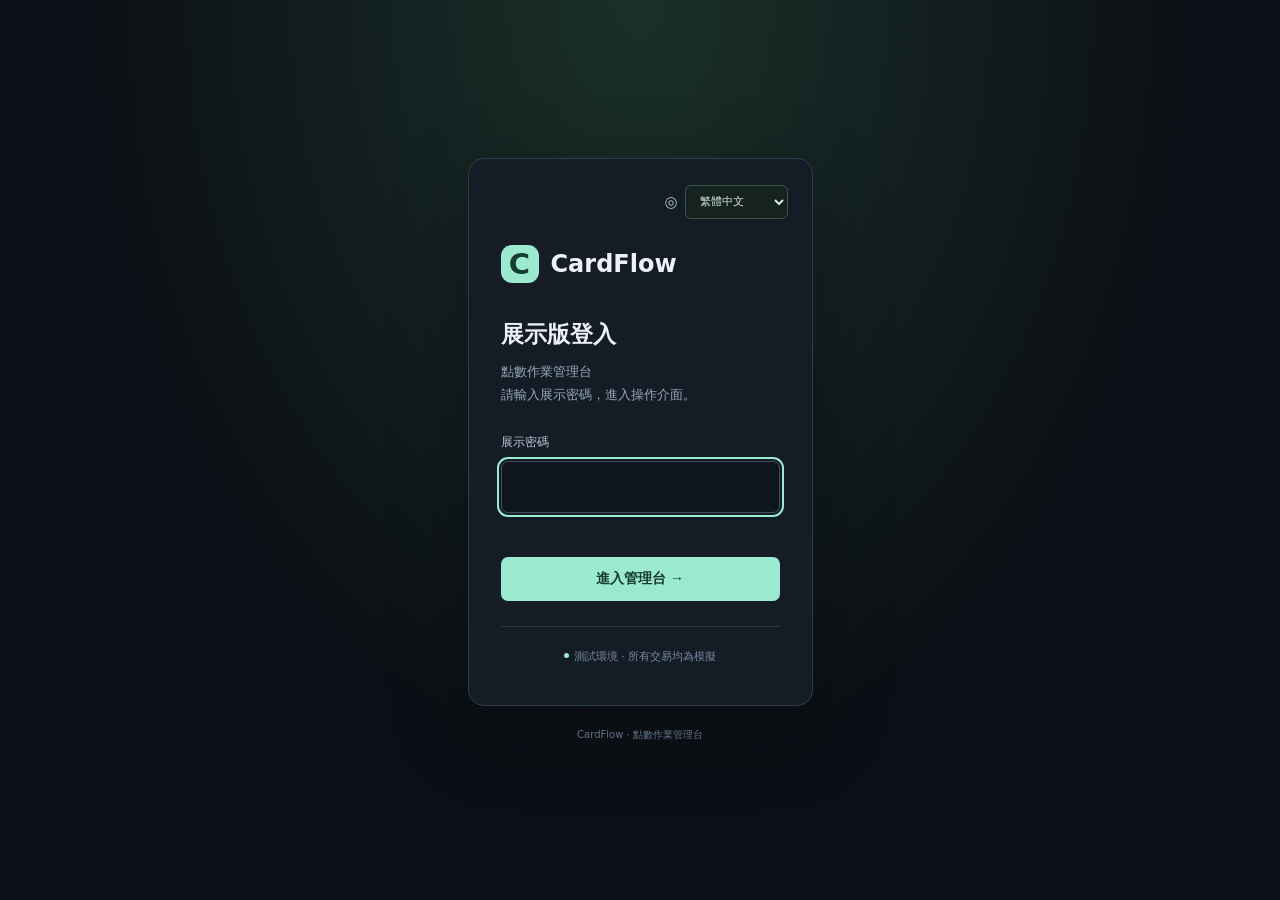
<file: cardflow-demo/app.html>
<!doctype html>
<html lang="zh-Hant"><head><style>html{visibility:hidden}</style><script src="gate.js?v=4"></script><meta charset="UTF-8"><meta name="viewport" content="width=device-width,initial-scale=1"><meta name="theme-color" content="#0b1016"><meta name="description" content="CardFlow 點數作業管理台：批次匯入、任務排程與交易對帳的互動展示。"><title>CardFlow｜點數作業管理台</title><link rel="stylesheet" href="style.css?v=4"><link rel="stylesheet" href="extensions.css?v=4"><link rel="stylesheet" href="i18n.css?v=4"></head>
<body>
<aside class="sidebar"><a class="brand" href="#workspace" aria-label="CardFlow 首頁"><span class="brandmark">C<span></span></span><span>CardFlow<small>OPERATIONS CONSOLE</small></span></a><div class="space-label">工作空間 <span>DEMO</span></div><nav><button class="nav active" data-page="workspace" data-icon="grid">作業工作台</button><button class="nav" data-page="records" data-icon="history">交易紀錄<span id="navCount">3</span></button><button class="nav" data-page="cards" data-icon="card">點卡庫存</button></nav><div class="side-bottom"><div class="connection"><i></i><div>展示環境已就緒<small>模擬模式 · 無實際扣款</small></div></div><button class="nav" id="guideBtn" data-icon="help">操作導覽</button><div class="profile"><div class="avatar">管</div><div>管理員<small>專屬提案展示空間</small></div><span class="profile-dots">•••</span></div></div></aside>
<div class="shell"><header class="topbar"><div class="breadcrumb">工作空間 <span>/</span> <strong id="breadcrumb">作業工作台</strong></div><div class="top-actions"><label class="language-control" data-no-i18n><span aria-hidden="true">◎</span><select data-language-switch aria-label="Language / 语言 / 語言"><option value="zh-Hant">繁體中文</option><option value="zh-Hans">简体中文</option><option value="en">English</option></select></label><button class="button secondary" id="logoutBtn">登出</button><span class="demo-badge"><i></i>互動展示版</span><button class="icon-button" id="helpBtn" aria-label="查看操作說明" data-icon="help"></button><div class="avatar small">管</div></div></header>
<main><div class="page-heading"><div><h1 id="pageTitle">作業工作台</h1><p id="pageSubtitle">點卡匯入、QR 任務排程及交易結果。</p></div><button class="button secondary" id="resetBtn" data-icon="refresh">重置展示</button></div>
<div class="demo-strip"><span class="strip-icon" data-icon="spark"></span><span><strong>操作說明：</strong> 已載入示範資料，點選「開始模擬」執行批次作業。</span><button id="tourBtn">查看操作流程 <span>↗</span></button></div>
<section class="stats" aria-label="作業概覽"><article class="stat"><div class="stat-label">示範可用點數<span data-icon="wallet"></span></div><div class="stat-value" id="balance">48,500 <small>點</small></div><div class="stat-foot"><i class="dot mint"></i>會員帳戶 · 模擬餘額</div></article><article class="stat"><div class="stat-label">待處理任務<span data-icon="layers"></span></div><div class="stat-value" id="pendingCount">6 <small>筆</small></div><div class="stat-foot" id="pendingFoot">已排隊，等待開始</div></article><article class="stat"><div class="stat-label">本次成功交易<span data-icon="checkCircle"></span></div><div class="stat-value" id="successCount">3 <small>筆</small></div><div class="stat-foot"><span class="mint-text">模擬成功</span><span> · 可查看交易明細</span></div></article><article class="stat"><div class="stat-label">模擬成交點數<span data-icon="chart"></span></div><div class="stat-value" id="totalAmount">6,500 <small>點</small></div><div class="stat-foot">僅供操作展示，非實際交易</div></article></section>
<section id="alertBanner" class="alert-banner hidden" role="alert"><span data-icon="shield"></span><div><strong>作業已保護性停止 · 批次已鎖定</strong><p>本次為異常情境模擬。未完成任務已暫停，點卡批次禁止使用，來源檔案保持不變。</p></div><button class="button danger-outline" id="unlockBtn">檢查並解除模擬鎖定</button></section>
<section id="workspacePage" class="page-content"><div class="workspace-grid">
<section class="panel inventory-panel"><div class="panel-heading"><div><span class="step">01</span><h2>點卡管理</h2></div><span class="subtle">CARD INVENTORY</span></div><div class="panel-body"><div class="account"><div class="account-icon" data-icon="wallet"></div><div><strong>示範會員帳戶</strong><small>DEMO •••• 0826</small></div><span class="tag mint-tag">已就緒</span></div><label class="upload-area card-upload" id="cardDrop"><input type="file" id="cardInput" accept=".xlsx,.csv" hidden><span class="upload-icon" data-icon="upload"></span><strong>匯入點卡 Excel</strong><span>拖放檔案，或點擊選擇</span><small>支援 .xlsx / .csv</small></label><div class="template-line"><span>第一次匯入？</span><button id="templateBtn">下載範例格式 <span>↗</span></button></div><div class="recharge-box"><div class="recharge-title">會員批次儲值 <span class="tag neutral">模擬</span></div><p>先將本批點卡存入會員餘額，再處理客戶訂單。</p><div id="rechargeStatus">尚未開始</div><div class="progress-track"><span id="rechargeProgress"></span></div><div class="recharge-actions"><button class="button primary" id="rechargeBtn">批次儲值</button><button class="button secondary" id="rechargePauseBtn" disabled>暫停</button></div></div><div class="batch-header"><h3>目前點卡批次</h3><span class="tag neutral" id="cardBatchTag">可使用</span></div><div class="batch-card"><div class="file-icon" data-icon="file"></div><div><strong id="batchName">示範點卡批次.xlsx</strong><small id="batchMeta">12 張點卡 · 共 30,000 點</small></div><span data-icon="checkCircle" class="mint-text"></span></div><div class="inventory-summary"><div><span>可用點卡</span><strong id="availableCards">12 <small>張</small></strong></div><div><span>批次點數</span><strong id="batchPoints">30,000</strong></div></div><div class="mini-card-list" id="miniCards"></div><button class="text-link full" id="viewCards">查看完整點卡庫存 <span>→</span></button><div class="quiet-note" data-icon="lock"><span>卡密以遮罩顯示。本展示不保存匯入卡密，請使用測試資料。</span></div></div></section>
<section class="panel queue-panel"><div class="panel-heading"><div><span class="step">02</span><h2>批次作業</h2></div><span id="engineState" class="engine-state"><i></i>等待開始</span></div><div class="panel-body"><label class="upload-area qr-upload" id="qrDrop"><input type="file" id="qrInput" accept="image/png,image/jpeg,image/webp" multiple hidden><span class="qr-graphic" aria-hidden="true"><i></i><i></i><i></i><i></i><span data-icon="qr"></span></span><div><strong>把客戶 QR 截圖拖放到這裡</strong><span>一次匯入多張圖片，自動整理為待辦任務</span><small>JPG、PNG、WEBP · 本版僅展示圖片匯入及模擬流程</small></div><span class="upload-pill">選擇圖片</span></label><div class="operation-settings"><label>付款來源<select disabled><option>會員點數扣款（模擬）</option></select></label><label>下一筆結果<select id="nextOutcome"><option value="success">模擬成功</option><option value="expired">QR 已過期</option><option value="verification">需要手機驗證</option><option value="unknown">交易結果待確認</option><option value="locked">帳戶風控鎖定</option></select></label></div><div id="issueBox" class="issue-box hidden" role="status"></div><div class="queue-toolbar"><div class="tabs" role="group" aria-label="任務篩選"><button class="tab active" data-filter="all">全部 <b id="queueCount">6</b></button><button class="tab" data-filter="pending">待處理</button><button class="tab" data-filter="success">已完成</button></div><button class="text-link" id="addDemo" data-icon="plus">新增示範</button></div><div class="queue-list" id="queueList"></div><div class="queue-utilities"><button class="text-link" id="addMany">新增 20 筆示範</button><button class="text-link" id="batchSummary">複製批次摘要</button><button class="text-link" id="clearCompleted">清除已完成</button></div><div class="progress-wrap"><div><span id="progressLabel">準備好後，即可開始本批次作業</span><strong id="progressPercent">0%</strong></div><div class="progress-track"><span id="progressBar"></span></div></div><div class="queue-actions"><button class="button primary" id="startBtn" data-icon="play">開始模擬</button><button class="button secondary" id="pauseBtn" data-icon="pause" disabled>暫停</button><button class="button icon-button" id="stopBtn" aria-label="停止作業" title="停止作業" data-icon="stop" disabled></button></div><div class="safe-line"><span data-icon="shield"></span>僅模擬作業流程，不會登入 MyCard 或執行付款。</div></div></section>
<section class="panel results-panel"><div class="panel-heading"><div><span class="step">03</span><h2>即時結果</h2></div><span class="live"><i></i>LIVE</span></div><div class="panel-body"><div class="results-label">最近完成 <button class="text-link" id="viewRecords">全部紀錄 ↗</button></div><div id="recentList" class="recent-list"></div><div class="reply-box"><div class="reply-heading"><span data-icon="message"></span><strong>客戶回覆</strong><button class="text-link" id="templateSettings">格式設定</button><span class="tag neutral">可編輯</span></div><textarea id="replyText" aria-label="客戶回覆內容" spellcheck="false"></textarea><button class="button secondary full" id="copyBtn" data-icon="copy">一鍵複製回覆</button></div><div class="scenario"><div><span data-icon="shield"></span><strong>異常保護展示</strong></div><p>體驗偵測異常後，立即停止排程並鎖定點卡批次。</p><button id="riskBtn" class="button danger-outline full">模擬風控鎖定</button></div></div></section>
</div><div class="bottom-note"><span><i class="dot mint"></i> 模擬模式 · 作業狀態與交易紀錄</span><span>互動提案 · v0.2</span></div></section>
<section id="recordsPage" class="page-content hidden"><div class="panel"><div class="panel-heading"><div><h2>交易紀錄</h2><span class="tag neutral">模擬資料</span></div><button class="button secondary" id="exportRecords" data-icon="download">匯出 CSV</button></div><div class="table-controls"><label class="search" data-icon="search"><input id="recordSearch" placeholder="搜尋客戶、訂單或遊戲…" aria-label="搜尋交易"></label><select id="recordType" aria-label="交易類型"><option value="all">所有類型</option><option value="payment">會員扣點</option><option value="recharge">點卡儲值</option></select><span class="subtle" id="recordCount"></span></div><div class="table-scroll"><table><thead><tr><th>交易時間 / 訂單</th><th>客戶 / 遊戲</th><th>點數</th><th>狀態</th><th>操作</th></tr></thead><tbody id="recordRows"></tbody></table></div></div></section>
<section id="cardsPage" class="page-content hidden"><div class="panel"><div class="panel-heading"><div><h2>點卡庫存</h2><span class="tag neutral">卡密遮罩</span></div><button class="button secondary" id="importCardsBtn" data-icon="upload">匯入點卡</button></div><div class="table-controls"><span id="cardsPageInfo">目前批次</span><button class="button secondary" id="exportCards">匯出點卡狀態</button></div><div class="table-scroll"><table><thead><tr><th>編號</th><th>卡號</th><th>卡密</th><th>面額</th><th>批次狀態</th></tr></thead><tbody id="cardRows"></tbody></table></div></div></section>
<section class="panel log-panel"><div class="panel-heading"><div><h2>操作日誌</h2><span class="tag neutral">本次工作階段</span></div><button class="text-link" id="exportLogs">匯出日誌</button></div><div id="operationLogs" class="operation-logs"></div></section><footer>CardFlow <span>·</span> 點數作業管理台 <span class="footer-right">專屬作業流程提案 / 非 MyCard 官方產品</span></footer></main></div>
<dialog id="modal"><div class="modal-heading"><div><span class="eyebrow" id="modalEyebrow">CARDFLOW</span><h2 id="modalTitle"></h2></div><button class="icon-button" id="closeModal" aria-label="關閉視窗" data-icon="close"></button></div><div id="modalBody"></div><div class="modal-footer"><button id="modalCancel" class="button secondary">關閉</button><button id="modalConfirm" class="button primary">知道了</button></div></dialog><div id="toast" class="toast" role="status"></div><script src="app.js?v=4"></script><script src="extensions.js?v=4"></script><script src="translations.js?v=4"></script><script src="i18n.js?v=4"></script></body></html>
</file>
<file: pixel.css>
@font-face {
  font-family: 'Silkscreen';
  font-style: normal;
  font-weight: 400;
  font-display: swap;
  src: url(assets/pixel-0.woff2) format('truetype');
}
@font-face {
  font-family: 'Silkscreen';
  font-style: normal;
  font-weight: 700;
  font-display: swap;
  src: url(assets/pixel-1.woff2) format('truetype');
}
</file>
<file: style.css>
:root{--ink:#171c16;--white:#f5f5e8;--muted:#c9cfbf;--green:#77a843;--pixel:'Silkscreen',monospace;--body:'Noto Sans TC',sans-serif;color-scheme:dark}*{box-sizing:border-box}html,body{margin:0;min-height:100%;font-family:var(--body);font-size:16px}body{background:#324b32;color:var(--white);min-height:100svh}button,a{-webkit-tap-highlight-color:transparent}button{font:inherit;cursor:pointer}a{color:inherit}button:focus-visible,a:focus-visible,input:focus-visible{outline:3px solid #f5e884;outline-offset:5px}button:disabled{cursor:default}button{color:var(--white)}[hidden]{display:none!important}.landscape,.shade,.motes{position:fixed;inset:0;pointer-events:none}.landscape{inset:-4%;background:url('assets/world.webp') center center/cover;animation:panorama 48s ease-in-out infinite alternate;z-index:-3;will-change:transform}.shade{z-index:-2;background:linear-gradient(180deg,rgba(10,26,25,.2),rgba(14,31,18,.1) 24%,rgba(8,22,12,.38) 61%,rgba(7,17,12,.82))}.motes{z-index:-1;overflow:hidden}.motes i{position:absolute;bottom:10%;left:20%;width:4px;height:4px;background:#fff9bd;opacity:0;animation:float 13s linear infinite}.motes i:nth-child(2){left:78%;animation-delay:2s}.motes i:nth-child(3){left:36%;animation-delay:5s;width:3px;height:3px}.motes i:nth-child(4){left:65%;animation-delay:7s}.motes i:nth-child(5){left:8%;animation-delay:9s}.motes i:nth-child(6){left:92%;animation-delay:4s}@keyframes panorama{0%{transform:scale(1.035) translateX(-1%)}100%{transform:scale(1.1) translateX(1.8%)}}@keyframes float{0%{transform:translate(0,0);opacity:0}20%,80%{opacity:.6}100%{transform:translate(60px,-60vh);opacity:0}}.paused .landscape,.paused .motes i{animation-play-state:paused}.topbar{height:90px;padding:28px 40px;display:flex;align-items:center;justify-content:space-between;position:relative;z-index:3}.wordmark{text-decoration:none;font:700 27px var(--pixel);text-shadow:2px 3px #192619;display:flex;align-items:center;gap:0}.wordmark>span{color:#b7d882}.wordmark small{font:12px var(--pixel);margin-left:15px;max-width:95px;line-height:1.5}.top-controls{display:flex;gap:10px}.tiny{min-width:42px;height:38px;border:2px solid #bbc4ad80;box-shadow:inset 2px 2px #ffffff21,inset -2px -2px #0005;background:#1e2b1dd9;font:16px var(--pixel);padding:0 9px}.tiny:hover{background:#556b3d}.home{min-height:calc(100svh - 153px);display:flex;align-items:center;flex-direction:column;padding:8px 24px 30px}.hero{position:relative;width:min(700px,100%);text-align:center;filter:drop-shadow(0 7px 1px #0003)}.eyebrow{font-size:14px;letter-spacing:.3em;font-weight:700;margin:0 0 14px;text-shadow:2px 2px #263224}h1{margin:0;font:700 clamp(46px,6.9vw,94px)/.92 var(--pixel);letter-spacing:-.09em;transform:perspective(500px) rotateX(8deg);color:#e4e4e0;text-shadow:0 2px #fafbf3,3px 3px #b8bbb0,3px 5px #636759,5px 7px #636759,5px 9px #292d25,8px 12px #292d25,9px 15px #161a15;-webkit-text-stroke:1px #5a6052}h1 span{display:block}h1 span:last-child{font-size:1.15em}.splash{position:absolute;right:-2%;top:57%;font:18px var(--pixel);color:#fff373;text-shadow:2px 2px #453d09;transform:rotate(-17deg);animation:splash 3s ease-in-out infinite;white-space:nowrap}@keyframes splash{50%{transform:rotate(-17deg) scale(1.05)}}.edition-line{display:flex;align-items:center;justify-content:center;gap:12px;margin-top:24px}.edition-line p{font:12px var(--pixel);letter-spacing:.16em;margin:0;text-shadow:2px 2px #223621}.edition-line>span{height:2px;width:35px;background:#ffffff83}.intro{text-align:center;margin-top:26px;text-shadow:2px 2px #18281e}.intro h2{font-size:19px;font-weight:700;margin:0 0 7px}.intro p{font-size:14px;letter-spacing:.04em;margin:0;color:#e9eee1}.main-menu{width:392px;max-width:100%;margin-top:26px;display:grid;gap:11px}.game-btn{min-height:49px;position:relative;border:2px solid #1b2018;background:linear-gradient(#82857c,#6d7066);box-shadow:inset 3px 3px #c7c9bc,inset -3px -3px #444b3c,0 3px #0009;color:#fff;text-shadow:2px 2px #333a2c;font-size:17px;font-weight:600;display:flex;align-items:center;justify-content:center;gap:10px;padding:10px 23px;text-decoration:none;text-align:center;line-height:1.5;transition:filter .1s}.game-btn:hover{filter:brightness(1.2);outline:2px solid #f3f3d2;outline-offset:0;color:#fff9aa}.game-btn:active{transform:translateY(2px);box-shadow:inset 3px 3px #444b3c,inset -3px -3px #c7c9bc}.game-btn.primary{background:linear-gradient(#6b983b,#4e792b);box-shadow:inset 3px 3px #a6ce73,inset -3px -3px #355120,0 3px #0009;border-color:#1b2d12}.button-icon{position:absolute;left:21px;font-size:24px;color:#e0e9d1}.key-hint{position:absolute;right:18px;font:12px var(--pixel);color:#e0e4d7;opacity:.65}.menu-row{display:grid;grid-template-columns:1fr 1fr;gap:11px;margin-top:5px}.game-btn.small{font-size:14px;padding:10px 12px}.home-hint{font-size:12px;letter-spacing:.06em;color:#d9dfce;margin:19px 0 0;text-shadow:1px 2px #111}.footer{min-height:63px;display:flex;align-items:center;justify-content:space-between;padding:15px 32px;gap:15px;font:12px var(--pixel);color:#dddccc;position:relative;z-index:1}.footer b{font-weight:400;color:#aeb5a3}.footer-note{font:12px var(--body);letter-spacing:.12em}.footer a{text-decoration:none;border-bottom:1px solid #8b9d79;padding-bottom:3px}.screen{padding:24px 30px 50px;min-height:calc(100svh - 153px)}.screen-shell{max-width:1100px;margin:auto;background:rgba(22,29,20,.96);border:3px solid #12160e;box-shadow:inset 3px 3px #68715b,inset -3px -3px #090c08,0 18px 60px #0007;padding:34px}.screen-heading{display:flex;justify-content:space-between;align-items:center;gap:15px;padding-bottom:24px;border-bottom:2px solid #3a4331;margin-bottom:25px}.pixel{font-family:var(--pixel)}.screen-heading .pixel{color:#a4c580;font-size:12px;margin:0 0 8px;letter-spacing:.1em}.screen-heading h2{font-size:28px;margin:0;line-height:1.4}.back{font-size:14px;min-height:42px;padding:8px 14px;flex-shrink:0}.screen-bottom{border-top:2px solid #3a4331;margin-top:28px;padding-top:19px;display:flex;justify-content:space-between;font-size:12px;color:#aab49c;gap:15px}.screen-bottom>span:last-child{font-family:var(--pixel)}.section-note{color:#bec8b3;font-size:16px;line-height:1.85;margin:0 0 23px}.world-list{display:grid;gap:16px}.world-card{border:2px solid #4a5640;background:#293123;padding:23px;display:grid;grid-template-columns:85px 1fr;gap:24px;position:relative}.world-card:hover{border-color:#99bc6e;background:#303b28}.world-number{height:85px;background:#344f2b;border:3px solid #6c8d53;box-shadow:inset 4px 4px #abc69022,inset -4px -4px #0004;display:flex;flex-direction:column;align-items:center;justify-content:center;gap:5px;color:#d8ebc7}.world-number b{font:28px var(--pixel)}.world-number small{font:10px var(--pixel)}.world-card:nth-child(2) .world-number{background:#4e2936;border-color:#8e5d6d;color:#f1ccdc}.world-card:nth-child(3) .world-number{background:#584b25;border-color:#a19461;color:#f7e2a3}.project-kind{font-size:12px;color:#a4c580;letter-spacing:.08em;margin:0 0 6px}.world-card h3{font-size:22px;line-height:1.45;margin:0 0 10px}.world-card p.desc{color:#d5dccb;font-size:16px;line-height:1.85;margin:0 0 15px}.tags{display:flex;flex-wrap:wrap;gap:6px}.tag{font-size:12px;color:#d8e2cb;background:#161d13;border:1px solid #4d5b40;padding:4px 8px}.project-links{display:flex;flex-wrap:wrap;gap:16px;margin-top:18px}.project-links a{color:#c6e99d;text-decoration:none;font-size:14px;border-bottom:1px solid #91ad73;padding-bottom:2px}.project-links a:hover{color:#fff4a5}.about-grid{display:grid;grid-template-columns:260px 1fr;gap:30px}.player-card{background:#2a3523;border:2px solid #59634b;padding:26px;text-align:center;align-self:start}.avatar-letter{width:125px;height:125px;margin:0 auto 20px;border:6px solid #98b26f;box-shadow:inset 5px 5px #d6e5be,inset -6px -6px #365024,7px 7px #10180c;background:#567935;display:grid;place-items:center;font:700 78px var(--pixel);text-shadow:4px 4px #2a4120}.player-card h3{font-size:24px;margin:0 0 5px}.player-card p{font-size:14px;color:#c7d4ba;margin:0;line-height:1.8}.player-label{display:inline-block;margin-top:17px!important;color:#d6edb9!important;border-top:1px solid #63754b;padding-top:15px}.about-copy .lead{font-size:22px;color:#e6eddd;line-height:1.7;margin-top:0}.about-copy p{font-size:16px;line-height:1.95;color:#c4cebb}.facts{margin-top:25px;display:grid;gap:0}.facts div{border-top:1px solid #45503b;padding:13px 0;display:grid;grid-template-columns:90px 1fr;gap:16px;font-size:14px;line-height:1.7}.facts dt{color:#a4c580}.facts dd{margin:0}.skills-grid{display:grid;grid-template-columns:1fr 1fr;gap:18px}.skill-box{border:2px solid #4a5640;background:#293123;padding:24px}.skill-box .pixel{font-size:12px;color:#aac981}.skill-box h3{font-size:20px;margin:10px 0 17px}.inventory{display:flex;flex-wrap:wrap;gap:8px}.inventory span{padding:10px 12px;background:#171e13;border:2px solid #5b674e;box-shadow:inset 2px 2px #0e130b,inset -2px -2px #81916c;font-size:14px;color:#e6eddc}.skill-box p{font-size:14px;line-height:1.85;color:#bec9b2;margin:18px 0 0}.settings-list{max-width:720px;margin:auto}.setting{display:flex;align-items:center;justify-content:space-between;gap:25px;border-bottom:1px solid #46513c;padding:23px 0}.setting h3{font-size:18px;margin:0 0 7px}.setting p{font-size:14px;color:#bec8b3;line-height:1.7;margin:0}.setting .game-btn{min-width:125px;font-size:14px;flex-shrink:0}.music-credit{margin-top:25px;color:#c1ccb6;font-size:14px;line-height:1.9}.music-credit a{color:#c5e8a1}#music-panel{position:fixed;right:24px;bottom:68px;width:304px;background:#1c2418;border:3px solid #728260;box-shadow:5px 5px #0009;z-index:10;padding:10px}.music-heading{display:flex;align-items:center;justify-content:space-between;padding:0 0 10px;gap:10px}.music-heading span{display:block;font-size:10px;color:#b0cb87;margin-bottom:5px}.music-heading strong{font-size:14px;font-weight:500}.music-heading .tiny{min-width:30px;width:30px;height:30px}#music-embed iframe{display:block;border:0;width:100%;height:200px}#music-panel p{font-size:12px;color:#ced8c1;margin:9px 0 5px;line-height:1.6}#music-panel>a{font-size:12px;color:#c3de9f}.viewing .landscape{filter:blur(3px)}.viewing .shade{background:#0b140aaa}.viewing .footer{background:transparent}@media(min-width:1500px){.home{justify-content:center;padding-bottom:50px}.main-menu{margin-top:32px}}@media(max-height:850px) and (min-width:700px){.topbar{height:72px;padding:20px 30px}.home{min-height:calc(100svh - 125px);padding-top:0;padding-bottom:16px}h1{font-size:72px}.intro{margin-top:20px}.main-menu{margin-top:20px;gap:9px}.game-btn{min-height:46px}.footer{min-height:53px}.home-hint{margin-top:15px}}@media(max-width:700px){.topbar{height:72px;padding:18px 20px}.wordmark{font-size:23px}.wordmark small{font-size:10px;margin-left:11px}.home{min-height:calc(100svh - 134px);padding:24px 23px 28px;justify-content:center}.hero{max-width:420px}h1{font-size:clamp(51px,11.8vw,74px)}.eyebrow{font-size:12px;margin-bottom:17px}.splash{font-size:12px;right:-8px;top:57%}.edition-line{margin-top:22px}.edition-line p{font-size:10px}.intro{margin-top:29px}.intro h2{font-size:18px}.intro p{font-size:13px}.main-menu{margin-top:26px;max-width:350px;gap:12px}.game-btn{min-height:49px;font-size:16px}.footer{padding:14px 20px;font-size:10px;flex-wrap:wrap;min-height:62px}.footer-note{display:none}.screen{padding:15px 14px 25px}.screen-shell{padding:21px 17px}.screen-heading{align-items:flex-start;gap:10px}.screen-heading h2{font-size:22px}.back{font-size:12px;min-height:38px;padding:7px 10px}.screen-heading .pixel{font-size:10px}.screen-bottom{font-size:10px}.section-note{font-size:14px}.world-card{grid-template-columns:1fr;gap:15px;padding:19px}.world-number{height:45px;width:94px;flex-direction:row;gap:8px}.world-number b{font-size:22px}.world-card h3{font-size:20px}.world-card p.desc{font-size:14px}.about-grid{grid-template-columns:1fr;gap:24px}.player-card{padding:22px}.avatar-letter{width:95px;height:95px;font-size:56px}.about-copy .lead{font-size:20px}.about-copy p{font-size:15px}.skills-grid{grid-template-columns:1fr}.skill-box{padding:20px}.setting{gap:12px}.setting h3{font-size:16px}.setting .game-btn{min-width:95px;padding:10px;font-size:13px}.setting p{font-size:12px}#music-panel{right:14px;bottom:20px;width:286px;max-width:calc(100vw - 28px)}}@media(prefers-reduced-motion:reduce){.landscape,.motes i,.splash{animation:none!important}*{scroll-behavior:auto!important}}
.inventory-heading{font-size:22px;border-left:5px solid #a4c580;padding-left:14px;margin:32px 0 20px}.inventory-heading:first-of-type{margin-top:0}.services-grid .skill-box{background:#303824}#music-panel{max-height:calc(100svh - 100px);overflow:auto}#music-panel label{display:block;font-size:12px;margin:3px 0 7px;color:#d3dec5}#music-source{width:100%;font:14px var(--body);background:#26321f;color:#f4f6ed;border:2px solid #809266;padding:9px 6px;margin-bottom:12px}#ambient-audio{width:100%;height:42px;margin:2px 0 10px}#retry-music,#local-fallback{width:100%;font-size:13px;min-height:39px}#music-status{padding:9px;background:#111a0e;color:#d8edae!important;border-left:3px solid #a2c36d}#music-embed:empty{display:none}.services-grid+.inventory-heading{margin-top:40px}@media(max-width:700px){.inventory-heading{font-size:20px}}
/* In-world panorama and compact jukebox */
body{padding-bottom:92px}.landscape{inset:0;animation:none;will-change:auto}.landscape video{width:100%;height:100%;display:block;object-fit:cover;object-position:center}.home{min-height:calc(100svh - 245px)}.music-dock{position:fixed;bottom:max(14px,env(safe-area-inset-bottom));left:50%;transform:translateX(-50%);width:min(540px,calc(100% - 28px));z-index:12;display:flex;align-items:center;gap:12px;padding:8px 10px;background:#222c1cf2;border:3px solid #10170d;box-shadow:inset 2px 2px #91a078,inset -2px -2px #48533a,0 5px #0008}.record-button{padding:0;display:grid;place-items:center;width:42px;height:42px;background:#172112;border:2px solid #82916b;flex-shrink:0}.record-icon{width:28px;height:28px;display:block;border-radius:50%;border:5px solid #080c07;background:#69a64a;box-shadow:0 0 0 2px #47503e,inset 0 0 0 4px #222d19;position:relative}.record-icon:after{content:'';width:4px;height:4px;background:#d6e7ba;position:absolute;left:7px;top:7px}.is-playing .record-icon{animation:record-spin 8s linear infinite}@keyframes record-spin{to{transform:rotate(360deg)}}.track-summary{min-width:0;flex:1;text-align:left;background:none;border:0;display:grid;gap:3px;padding:0;color:#f2f6ea}.track-summary strong{font-size:14px;overflow:hidden;text-overflow:ellipsis;white-space:nowrap}.track-summary span{font-size:11px;color:#c0d2aa;white-space:nowrap;overflow:hidden;text-overflow:ellipsis}.transport{display:flex;gap:5px;flex-shrink:0}.transport .tiny{min-width:34px;padding:0;width:34px;height:36px;font-family:var(--body);font-size:15px}.transport #play-pause{background:#5b7f32;border-color:#99b26e}.transport #previous-track,.transport #next-track{font-size:11px}.transport #previous-track{border-left-width:4px}.transport #next-track{border-right-width:4px}#music-panel.track-panel{position:fixed;bottom:92px;left:50%;right:auto;transform:translateX(-50%);width:min(440px,calc(100% - 28px));max-height:min(580px,calc(100svh - 180px));padding:15px;z-index:13;background:#242e1dfc;border:3px solid #87966b;box-shadow:6px 6px #0008;overflow:auto}#track-list{display:grid;gap:5px;max-height:292px;overflow:auto;padding:3px;margin-bottom:14px}.track-option{display:flex;align-items:center;gap:12px;padding:10px;border:2px solid #435135;background:#192212;text-align:left;color:#e5ecd9}.track-option>span:nth-child(2){flex:1;display:grid;gap:3px}.track-option strong{font-size:14px}.track-option small{font-size:11px;color:#aebfa0}.track-option:hover,.track-option.selected{border-color:#a9c779;background:#344a24}.track-num{font:12px var(--pixel);color:#a9c779}.volume-row{display:flex;align-items:center;gap:10px;font-size:13px}.volume-row input{width:0;flex:1;accent-color:#a2c968;cursor:pointer}.volume-row output{width:38px;font-size:12px;text-align:right}.playlist-bottom{display:flex;align-items:center;justify-content:space-between;gap:10px;margin-top:12px}.playlist-bottom a{font-size:12px;color:#d5eab8}.playlist-bottom .tiny{font-family:var(--body);font-size:13px}.playlist-bottom .tiny[aria-pressed=true]{background:#5b7f32}#music-panel .music-credit{font-size:11px;margin:12px 0 0}.screen{min-height:calc(100svh - 245px)}@media(max-width:700px){body{padding-bottom:82px}.home{min-height:calc(100svh - 216px);padding-top:14px;padding-bottom:20px}.music-dock{gap:9px;padding:7px 8px}.record-button{width:36px;height:36px}.track-summary strong{font-size:13px}.track-summary span{font-size:10px}.transport{gap:4px}.transport .tiny{min-width:31px;width:31px;height:34px}.home .intro{margin-top:25px}.home .main-menu{margin-top:22px}.topbar{height:67px}.screen{min-height:calc(100svh - 216px)}}@media(prefers-reduced-motion:reduce){.is-playing .record-icon{animation:none}}

/* Keep the panorama stable while mobile browser controls expand. */
.landscape{height:100vh;height:100lvh;bottom:auto;transform:translateZ(0)}

/* Large native links support touch navigation without a popup window. */
.project-links{gap:10px;align-items:stretch}.project-links a.game-btn{min-height:48px;padding:10px 18px;color:#fff;font-size:14px;border:2px solid #1b2018;text-decoration:none}.project-links a.game-btn:hover{color:#fff9aa}.project-address{display:flex;align-items:center;gap:8px;margin-top:14px}.project-address input{min-width:0;flex:1;width:100%;background:#182013;color:#bdcba9;border:1px solid #586849;border-radius:0;padding:10px 8px;font:12px var(--body);min-height:44px}.project-address .tiny{min-height:44px;flex-shrink:0;font:12px var(--body)}.project-link-status{min-height:1.7em;margin:8px 0 0;color:#bccaaa;font-size:12px;line-height:1.7}.sr-only{position:absolute;width:1px;height:1px;padding:0;margin:-1px;overflow:hidden;clip:rect(0,0,0,0);white-space:nowrap;border:0}.project-links a:focus-visible,.project-address input:focus-visible,.project-address button:focus-visible{outline:2px solid #fff2a0;outline-offset:3px}@media(max-width:440px){.project-links a.game-btn{flex:1 1 100%;font-size:15px}.project-address{flex-wrap:wrap}.project-address input{flex-basis:100%}}

.world-card:nth-child(4) .world-number{background:#263f57;border-color:#6594b9;color:#d1eaff}

/* Skills connect technologies to concrete work. */
.technical-skill{display:flex;flex-direction:column}.technical-skill>p{font-size:16px;line-height:1.85}.technical-skill .pixel{line-height:1.7;overflow-wrap:anywhere}.skill-details{margin:14px 0 20px;padding-left:1.25rem;color:#d2dcc7;font-size:14px;line-height:1.85}.skill-details li+li{margin-top:8px}.technical-skill .skill-evidence{margin-top:auto;border-top:1px solid #526144;padding-top:14px;font-size:14px;color:#d9eac3}.skill-evidence>span{display:block;font-size:12px;color:#a4c580;letter-spacing:.06em;margin-bottom:5px}.technical-grid+.services-heading{margin-top:40px}.skills-intro{max-width:850px}.technical-skill .inventory span{overflow-wrap:anywhere;max-width:100%}

#music-panel .playback-mode{margin:0 0 12px;padding:9px 10px;border-left:3px solid #a2c36d;background:#172111;color:#d8edae;font-size:13px;line-height:1.65}

/* Player history */
.player-traits{display:flex;flex-wrap:wrap;justify-content:center;gap:8px;margin-top:20px}.player-traits span{font-size:14px;line-height:1.6;padding:5px 9px;border:1px solid #73855d;background:#1b2516;color:#d8e8c8}.about-grid>*{min-width:0}.about-copy .facts{overflow-wrap:anywhere}.about-history{margin-top:38px}.about-history .inventory-heading{margin-top:0}.about-highlights{display:grid;grid-template-columns:repeat(2,minmax(0,1fr));gap:18px}.about-highlight{background:#293123;border:2px solid #586549;box-shadow:inset 3px 3px #ffffff08;padding:24px;min-width:0}.about-highlight .pixel{font-size:13px;color:#aac981;line-height:1.7}.about-highlight h4{font-size:20px;line-height:1.6;margin:10px 0 16px;color:#f1f3e6}.about-highlight ul{padding-left:1.3em;margin:0;color:#cbd5c2;font-size:16px;line-height:1.9}.about-highlight li+li{margin-top:12px}.about-highlight li::marker{color:#a4c580}.about-outlook{margin-top:24px;border-left:5px solid #a4c580;background:#1d2818;padding:22px 25px}.about-outlook h3{font-size:20px;line-height:1.6;margin:0 0 12px;color:#e6eddd}.about-outlook p{font-size:16px;line-height:1.95;color:#cbd5c2;margin:0}@media(max-width:700px){.about-highlights{grid-template-columns:1fr}.about-highlight{padding:20px}.about-outlook{padding:20px}.about-copy p{font-size:16px}.facts div{grid-template-columns:minmax(0,90px) minmax(0,1fr)}}

.facts .contact-link{display:inline-block;max-width:100%;min-height:44px;padding:9px 0;color:#d2edaa;text-underline-offset:4px;overflow-wrap:anywhere}.facts .contact-link:hover{color:#fff4a5}

.world-card:nth-child(5) .world-number{background:#493057;border-color:#a57cba;color:#f0d8ff}.world-card:nth-child(6) .world-number{background:#234847;border-color:#74b0a3;color:#d0fff0}

.home-contact{width:392px;max-width:100%;margin:8px 0 18px;padding-top:16px;border-top:2px solid #b9d29a66}.home-contact h2{margin:0 0 12px;text-align:center;font-size:14px;font-weight:500;letter-spacing:.08em;color:#e4eed8;text-shadow:2px 2px #18281e}.contact-buttons{display:grid;grid-template-columns:repeat(2,minmax(0,1fr));gap:10px}.contact-buttons .game-btn{min-height:48px;min-width:0;font-size:14px;padding:10px 8px;gap:8px;background:linear-gradient(#38472f,#273521);box-shadow:inset 2px 2px #89967b,inset -2px -2px #182112,0 3px #0009}.contact-symbol{font:16px var(--pixel);width:24px;flex-shrink:0;text-align:center;color:#d5e5bd}.social-instagram .contact-symbol{color:#ffc6e5}.social-line .contact-symbol{color:#a9f5b4}.contact-buttons .social-instagram{border-left-color:#df8caf}.contact-buttons .social-line{border-left-color:#6bc879}@media(max-width:700px){.home-contact{max-width:350px}}

.inquiry-card{margin:0 0 32px;border-color:#99bc6e;background:#303b28}.inquiry-card h3{margin-bottom:10px}.inquiry-card p{margin-top:0;font-size:16px}.inquiry-card .project-links{margin-top:20px}
</file>
<file: auto-quote/style.css>
@import url('https://fonts.googleapis.com/css2?family=Noto+Sans+TC:wght@400;500;600;700;800;900&display=swap');
:root{--bg:#f3f4f5;--ink:#161b22;--muted:#5d6571;--line:#dce0e4;--dark:#11151a;--lime:#d5f45c;--blue:#244cff;--white:#fff}*{box-sizing:border-box}html{scroll-behavior:smooth;scroll-padding-top:100px}body{margin:0;background:var(--bg);color:var(--ink);font-family:'Noto Sans TC',system-ui,sans-serif;font-size:16px;line-height:1.75}a{color:inherit;text-decoration:none}button,select,textarea{font:inherit}button,a,select,input,summary{-webkit-tap-highlight-color:transparent}button,select,summary{cursor:pointer}button:focus-visible,a:focus-visible,select:focus-visible,input:focus-visible,summary:focus-visible{outline:3px solid var(--blue);outline-offset:4px}button{border:0}h1,h2,h3,p{margin:0}h1,h2,h3{line-height:1.35}h2{font-size:clamp(25px,3vw,34px);letter-spacing:-.04em}h3{font-size:22px}.wrap{width:min(1240px,calc(100% - 64px));margin-inline:auto}.header{height:88px;padding:0 32px;display:flex;align-items:center;justify-content:space-between;background:var(--dark);color:#fff;gap:24px}.brand{display:flex;align-items:center;gap:12px;font-weight:900;font-size:23px;letter-spacing:.06em;line-height:1.1}.mark{font-size:28px;background:var(--lime);color:var(--dark);display:grid;place-items:center;width:42px;height:42px;transform:skew(-7deg)}.brand-sub{font-size:10px;display:block;letter-spacing:.14em;margin-top:5px;color:#bdc2ca}.header nav{display:flex;gap:30px;font-size:14px}.header nav a:hover{color:var(--lime)}.edition{font-size:12px;color:#bdc2ca;letter-spacing:.08em}.intro{display:flex;align-items:center;justify-content:space-between;gap:50px;padding-block:68px 60px}.eyebrow,.kicker,.mini-label{font-size:12px;letter-spacing:.1em;font-weight:700}.eyebrow{display:flex;align-items:center;gap:10px;color:var(--muted);margin-bottom:20px}.line{width:32px;height:3px;background:var(--blue)}h1{font-size:clamp(34px,4.3vw,58px);letter-spacing:-.05em;font-weight:900}h1 span{color:var(--muted)}.intro>div>p{color:var(--muted);margin-top:22px}.offer{border-left:1px solid var(--line);padding-left:38px;min-width:254px}.offer>span{font-size:14px;font-weight:600}.offer strong{display:block;font-size:22px;margin:2px 0}.offer b{font-size:74px;line-height:1.1;color:var(--blue);letter-spacing:-.06em;margin:0 3px;font-weight:900}.offer p{color:var(--muted);font-size:14px}.section-heading{display:flex;align-items:flex-end;justify-content:space-between;gap:24px;margin-bottom:24px}.kicker{display:block;color:var(--muted);margin-bottom:9px}.muted{color:var(--muted)}.small{font-size:14px}.plans{display:grid;grid-template-columns:repeat(4,1fr);gap:15px}.plan{position:relative;border:1px solid var(--line);border-top:3px solid var(--ink);background:var(--white);padding:25px 22px 22px;display:flex;flex-direction:column;transition:transform .2s,border-color .2s}.plan:hover{transform:translateY(-3px)}.plan.selected{box-shadow:0 0 0 2px var(--blue);border-color:var(--blue)}.plan.premium{background:var(--dark);color:#fff;border-color:var(--dark)}.plan.premium.selected{box-shadow:0 0 0 3px var(--blue)}.plan-top{display:flex;justify-content:space-between;align-items:center;margin-bottom:24px}.plan-index{font-size:13px;letter-spacing:.06em;color:var(--muted);font-weight:600}.badge{font-size:12px;font-weight:700;padding:3px 8px;background:#eef1f7;color:#394153}.premium .badge{background:var(--lime);color:var(--dark)}.premium .plan-index,.premium .plan-desc,.premium .was,.premium .duration{color:#b3bac4}.plan h3{font-size:22px;margin-bottom:8px}.plan-desc{color:var(--muted);font-size:14px;min-height:48px}.was{font-size:12px;color:var(--muted);margin-top:22px}.price{font-size:36px;line-height:1.5;letter-spacing:-.045em;font-weight:900;white-space:nowrap}.price small{font-size:13px;margin-right:5px;letter-spacing:0;font-weight:500}.save-pill{font-size:12px;color:var(--blue);font-weight:700}.premium .save-pill{color:var(--lime)}.plan ul{list-style:none;margin:22px 0 26px;padding:20px 0 0;border-top:1px solid var(--line);font-size:14px;flex:1}.plan li{display:flex;gap:8px;margin:9px 0}.plan li::before{content:'✓';color:var(--blue);font-weight:700}.premium ul{border-color:#333940}.premium li::before{color:var(--lime)}.duration{font-size:12px;color:var(--muted);margin-bottom:14px}.button{display:flex;align-items:center;justify-content:center;gap:12px;min-height:48px;padding:11px 16px;font-size:15px;font-weight:700;border-radius:3px;text-align:center;transition:background .2s}.plan-button{width:100%;border:1px solid var(--line);background:#fff;color:var(--ink)}.plan.selected .plan-button{color:var(--blue);background:#eef1ff;border-color:#c4cdff}.premium .plan-button{background:var(--lime);border-color:var(--lime)}.premium.selected .plan-button{background:var(--lime);color:var(--ink);border-color:var(--lime)}.price-note{font-size:12px;color:var(--muted);margin-top:16px}.value-strip{display:grid;grid-template-columns:repeat(3,1fr);gap:30px;border-block:1px solid var(--line);margin-block:44px 68px;padding-block:25px}.value-strip>div{display:flex;gap:16px;align-items:flex-start}.value-strip>div>span{font-size:13px;color:var(--blue);font-weight:700;padding-top:4px}.value-strip p{font-size:14px;color:var(--muted)}.value-strip strong{display:block;font-size:16px;color:var(--ink);margin-bottom:3px}.config-grid{display:grid;grid-template-columns:minmax(0,1.45fr) minmax(320px,1fr);gap:40px;align-items:start}.select-label{display:block;font-weight:600;font-size:14px;margin-bottom:8px}select{width:100%;height:54px;background:white;border:1px solid #afb6c0;padding:0 14px;border-radius:3px;color:var(--ink);font-size:16px}.config-grid>div>p{margin:10px 0 22px}.modules{display:flex;flex-direction:column;gap:10px}.module{display:flex;align-items:flex-start;gap:13px;padding:17px;background:white;border:1px solid var(--line);border-radius:3px;cursor:pointer}.module.checked{border-color:#a0aed3;background:#f8faff}.module.included{background:#eceff2;border-color:transparent;cursor:default}.module input{appearance:auto;accent-color:var(--blue);width:19px;height:19px;flex:0 0 19px;margin:5px 0}.module-info{flex:1;min-width:0}.module strong{font-size:16px;font-weight:600}.module p{font-size:13px;color:var(--muted);margin-top:4px;line-height:1.65}.module-price{white-space:nowrap;font-size:16px;font-weight:700;margin-left:6px}.module-price small{display:block;font-size:12px;color:var(--muted);font-weight:400;text-align:right}.module.included .module-price{font-size:13px;color:var(--muted)}.quote{position:sticky;top:24px;background:var(--dark);color:#fff;padding:30px;border-radius:4px}.quote .kicker{color:#aeb8c6}.quote h3{margin-bottom:12px}.quote-total{display:flex;gap:10px;align-items:baseline}.quote-total>span{font-size:18px;color:#b8c0cd}.quote-total>strong{font-size:60px;letter-spacing:-.04em;font-variant-numeric:tabular-nums;line-height:1.35;font-weight:800}.quote .muted{color:#abb4c0}.quote-lines{border-block:1px solid #343b44;margin:22px 0 14px;padding:16px 0}.quote-line{display:flex;justify-content:space-between;gap:18px;font-size:14px;margin:5px 0}.quote-line span{color:#c1c8d1}.quote-line strong{white-space:nowrap;font-weight:500}.saving{display:flex;gap:15px;justify-content:space-between;font-size:13px}.saving strong{color:var(--lime);font-size:16px;white-space:nowrap}.payments{margin:26px 0;font-size:13px;color:#bbc3ce}.payments>div{display:grid;grid-template-columns:repeat(3,1fr);gap:12px;margin-top:10px}.payments b{display:block;color:#fff;font-size:16px;font-weight:500;font-variant-numeric:tabular-nums}.primary{background:var(--lime);color:var(--dark);width:100%}.primary:hover{background:#e1ff77}.contact{color:#fff;border:1px solid #57616d;margin-top:10px}.contact:hover{background:#262e38}.quote>.small{margin-top:12px}.status{font-size:14px;color:var(--lime);margin-top:8px}textarea{width:100%;height:160px;font-size:14px;margin-top:10px}.better-deal{margin-top:20px;padding:18px;background:#e9eeff;color:#1835a5;font-size:14px;border-left:3px solid var(--blue)}.better-deal button{display:block;background:transparent;color:#1835a5;text-decoration:underline;padding:8px 0 0;font-weight:700}.details-section{margin-block:76px;padding-block:64px;background:#e7eaed}.feature-details{border-top:1px solid #bec5cd}.feature-details details{border-bottom:1px solid #bec5cd}.feature-details summary{display:flex;justify-content:space-between;align-items:center;gap:20px;padding:24px 0;list-style:none;font-weight:600;font-size:20px}.feature-details summary::-webkit-details-marker{display:none}.feature-details summary>span:first-child{display:flex;gap:20px;align-items:center}.feature-details summary>span:first-child::after{content:'+';font-size:22px;font-weight:400;margin-left:5px;color:var(--muted)}.feature-details details[open] summary>span:first-child::after{content:'−'}.feature-details em{font-style:normal;font-size:13px;color:var(--muted);font-weight:500}.tag{font-size:12px;font-weight:500;white-space:nowrap;background:#f5f6f7;padding:4px 10px}.tag.lime{background:var(--lime)}.detail-body{padding:0 24px 26px 39px;max-width:1000px;font-size:16px}.detail-body>p:first-child{font-weight:600}.detail-body ul{color:#48525e;padding-left:22px}.detail-body li{margin:7px 0}.scope{font-size:14px;color:var(--muted);border-left:2px solid #adb7c4;padding-left:14px;margin-top:20px}.terms-grid{display:grid;grid-template-columns:1fr 1fr;gap:24px}.term-card{padding:30px;background:white;border:1px solid var(--line)}.mini-label{display:block;color:var(--blue);margin-bottom:14px}.term-card h3{margin-bottom:20px}.term-card ul{padding-left:20px;font-size:15px;color:#4f5967}.term-card li{margin:10px 0}.schedule>div{display:flex;justify-content:space-between;padding:12px 0;border-bottom:1px solid var(--line);font-size:15px}.schedule+.small{margin-top:16px}.payment-track{display:flex;justify-content:space-between;gap:12px;margin-top:23px}.payment-track span{font-size:13px;color:var(--muted)}.payment-track b{display:block;font-size:28px;color:var(--ink)}.cost-box{background:white;border:1px solid var(--line);padding:30px;margin-top:24px;display:grid;grid-template-columns:1fr 1.2fr;gap:30px}.cost-box h3{margin-bottom:14px}.cost-box>div>p{font-size:14px;max-width:300px}.cost-list>div{display:flex;justify-content:space-between;gap:20px;padding:14px 0;border-bottom:1px solid var(--line);font-size:15px}.cost-list>div:first-child{padding-top:0}.cost-list>div>span>small{display:block;color:var(--muted);font-size:12px}.cost-list strong{white-space:nowrap;font-size:16px;font-weight:600}.cost-list strong small{font-size:12px;font-weight:400;color:var(--muted)}.maintenance{grid-column:1/-1;border-top:1px solid var(--line);padding-top:14px;font-size:14px;color:var(--muted)}.maintenance summary{color:var(--ink);font-weight:600}.maintenance p{margin-top:12px}.closing{padding:64px 0;display:flex;align-items:center;justify-content:space-between;gap:40px}.closing h2{font-size:36px}.closing p{color:var(--muted);margin-top:20px}.closing .button{width:250px;flex-shrink:0}footer{padding-block:26px;border-top:1px solid var(--line);display:flex;flex-wrap:wrap;justify-content:space-between;gap:10px 24px;font-size:12px;color:var(--muted)}footer span:last-child{width:100%}.mobile-total,.mobile-only{display:none}[hidden]{display:none!important}@media(min-width:1400px){.header{padding-inline:max(32px,calc((100vw - 1240px)/2))}}@media(max-width:1080px){.plans{grid-template-columns:repeat(2,1fr)}.plan-desc{min-height:0}.plan ul{min-height:174px}.intro{gap:24px}.offer{padding-left:25px;min-width:220px}.config-grid{gap:24px;grid-template-columns:minmax(0,1.2fr) minmax(300px,1fr)}.quote{padding:24px}.quote-total>strong{font-size:50px}.cost-box{grid-template-columns:1fr}.cost-box>div>p{max-width:none}}@media(max-width:700px){html{scroll-padding-top:20px}.wrap{width:calc(100% - 36px)}.header{height:74px;padding:0 18px;gap:14px}.brand{font-size:20px;gap:9px}.mark{width:34px;height:36px;font-size:24px}.brand-sub{font-size:8px}.header nav{gap:16px;font-size:12px}.header nav a:last-child,.edition{display:none}.intro{padding:36px 0 28px;display:block}.eyebrow{font-size:10px;margin-bottom:16px;letter-spacing:.08em}h1{font-size:35px;line-height:1.42}.intro>div>p{font-size:14px;margin-top:16px}.mobile-only{display:block}.offer{border:0;border-left:3px solid var(--blue);padding:12px 16px;background:#e6ebff;margin-top:25px;display:grid;grid-template-columns:1fr 1fr;align-items:center;gap:2px 14px}.offer>span{font-size:12px}.offer strong{font-size:17px;grid-row:1/3;grid-column:2;justify-self:end}.offer b{font-size:44px}.offer p{font-size:11px}.section-heading{display:block;margin-bottom:18px}.section-heading>.small{display:block;margin-top:12px;font-size:12px}.kicker{font-size:11px}.plans{gap:12px}.plan{padding:18px 14px 15px}.plan-top{margin-bottom:15px;gap:6px}.plan-index,.badge{font-size:10px}.badge{padding:3px 6px}.plan h3{font-size:19px}.plan-desc{font-size:12px;min-height:42px}.was{margin-top:15px;font-size:10px}.price{font-size:29px}.price small{font-size:10px;display:block;line-height:1.1;margin-top:8px}.save-pill{font-size:11px}.plan ul{font-size:12px;margin:17px 0;min-height:172px;padding-top:12px}.plan li{margin:8px 0;gap:5px}.duration{font-size:11px}.plan-button{font-size:13px;padding-inline:8px}.price-note{font-size:11px}.value-strip{grid-template-columns:1fr;gap:18px;margin-block:30px 40px;padding-block:22px}.value-strip strong{font-size:15px}.value-strip p{font-size:13px}.config-grid{grid-template-columns:1fr;gap:22px}.module{padding:14px;gap:10px}.module strong{font-size:14px}.module p{font-size:12px}.module-price{font-size:14px;margin-left:0}.module-price small{font-size:10px}.module.included .module-price{font-size:12px}.module input{width:18px;flex-basis:18px}.quote{position:static;padding:25px}.quote-total>strong{font-size:55px}.details-section{margin-block:45px;padding-block:35px}.feature-details summary{font-size:16px;gap:12px;flex-wrap:wrap;padding-block:20px}.feature-details summary>span:first-child{gap:12px}.feature-details summary .tag{margin-left:27px;font-size:11px}.detail-body{padding:0 0 22px 27px;font-size:14px}.scope{font-size:13px}.terms-grid{grid-template-columns:1fr;gap:16px}.term-card{padding:22px}.term-card h3{font-size:21px}.term-card ul{font-size:14px}.cost-box{padding:22px;gap:22px;margin-top:16px}.cost-list>div{gap:12px;font-size:13px}.cost-list strong{font-size:14px}.cost-list>div>span>small{font-size:11px}.closing{padding-block:40px;display:block}.closing h2{font-size:30px}.closing p{font-size:14px}.closing .button{width:100%;margin-top:24px}footer{padding-bottom:115px}.mobile-total{position:fixed;z-index:10;inset:auto 0 0;background:var(--dark);color:#fff;border-top:1px solid #39414b;display:flex;justify-content:space-between;gap:16px;align-items:center;padding:12px 18px max(12px,env(safe-area-inset-bottom))}.mobile-total>div>span{display:block;color:#aab5c5;font-size:11px}.mobile-total strong{display:block;font-size:23px;line-height:1.4;font-variant-numeric:tabular-nums}.mobile-total>a{font-size:13px;color:var(--lime);font-weight:600}.small{font-size:13px}}@media(max-width:360px){.plans{grid-template-columns:1fr}.plan-desc,.plan ul{min-height:0}.price small{display:inline}.price{font-size:38px}.cost-list>div{flex-wrap:wrap}.module{flex-wrap:wrap}.module-price{margin-left:28px}.offer{display:block}.header nav{gap:10px}.header nav a{font-size:11px}h1{font-size:30px}}@media(prefers-reduced-motion:reduce){html{scroll-behavior:auto}*{transition:none!important}}

.gift-banner{margin-top:30px;background:#e7edcf;border-left:4px solid #708c17;padding:26px 30px;display:grid;grid-template-columns:1.2fr 1fr;gap:32px;align-items:center}.gift-banner h2{font-size:26px}.gift-banner>div>p{font-size:14px;color:#505a42;margin-top:10px}.gift-items>div{display:flex;justify-content:space-between;gap:16px;padding:8px 0;font-size:14px}.gift-items strong{white-space:nowrap;color:#34530b}.gift-items s{color:#637055;margin-right:8px;font-size:13px;font-weight:400}.gift-items>p{font-size:12px!important}.gift-summary{margin-top:16px;background:#26311c;border-left:2px solid var(--lime);padding:12px 14px;font-size:13px;color:#dceac8}.gift-summary strong{color:var(--lime)}.gift-summary p{margin-top:6px}.module.gift-module{border-color:#b7cd8e;background:#f0f5e8}.module.gift-module .module-price{color:#3a610e;font-weight:700}@media(max-width:700px){.gift-banner{grid-template-columns:1fr;padding:22px 18px;gap:14px;margin-top:22px}.gift-banner h2{font-size:22px}.gift-items>div{flex-wrap:wrap;gap:4px 12px}.gift-items>div>span{font-size:14px}.gift-banner>div>p{font-size:13px}.gift-summary{font-size:12px}}
</file>
<file: cardflow-demo/i18n.css>
.language-control{display:flex;align-items:center;gap:7px;color:#a8cabc;flex-shrink:0;margin:0;font-size:15px}.language-control select{background:#15221f;color:#d8ece3;border:1px solid #3b5549;border-radius:6px;padding:7px 27px 7px 10px;font:inherit;font-size:11px;letter-spacing:0;cursor:pointer;min-height:34px;max-width:140px}.language-control select:focus-visible{outline:2px solid #9be9cf;outline-offset:3px}body>div>main>.language-control{justify-content:flex-end;margin:-12px -8px 26px}html[lang=en] .sidebar .nav{font-size:12px}html[lang=en] .sidebar .nav span{font-size:9px}html[lang=en] .stat-label{font-size:10px}html[lang=en] .panel-heading{flex-wrap:wrap}html[lang=en] .queue-actions{flex-wrap:wrap}html[lang=en] .queue-actions .primary{min-width:140px}html[lang=en] .account{flex-wrap:wrap}html[lang=en] .upload-area strong{line-height:1.6}html[lang=en] .qr-upload>div{flex:1;min-width:150px}html[lang=en] .button{white-space:normal;text-align:center}html[lang=en] .recharge-actions{flex-wrap:wrap}html[lang=en] .recharge-actions button{min-width:72px}html[lang=en] .panel-heading h2{font-size:12px}html[lang=en] .queue-toolbar{flex-wrap:wrap}html[lang=en] .stat-foot{line-height:1.6}html[lang=en] .safe-line{align-items:flex-start}html[lang=en] .reply-heading{gap:5px}html[lang=en] .demo-strip{line-height:1.7}html[lang=en] .bottom-note{gap:10px}html[lang=en] .table-controls{flex-wrap:wrap}html[lang=en] .operation-settings{grid-template-columns:1fr}html[lang=en] .queue-info small{max-width:170px}html[lang=en] .status{font-size:8px}html[lang=en] .queue-right{min-width:95px}html[lang=en] .queue-avatar{width:27px;height:27px}.top-actions{gap:12px}@media(max-width:1120px) and (min-width:721px){html[lang=en] .sidebar .nav{font-size:0}}@media(max-width:720px){.topbar{height:auto;min-height:58px;padding-top:10px;padding-bottom:10px;flex-wrap:wrap;gap:10px}.top-actions{gap:8px;flex-wrap:wrap}.top-actions .demo-badge{display:none}.language-control select{padding:6px 19px 6px 7px;max-width:130px;font-size:10px}.topbar .breadcrumb{flex:1;min-width:110px}html[lang=en] .sidebar .nav{font-size:0}html[lang=en] .page-heading{flex-wrap:wrap}html[lang=en] .page-heading>.button{margin-top:0}html[lang=en] .stat-label{font-size:10px}html[lang=en] .queue-info small{max-width:140px}html[lang=en] .queue-info strong{max-width:140px}html[lang=en] .queue-item{gap:6px}html[lang=en] .operation-settings{grid-template-columns:1fr 1fr}html[lang=en] .footer-right{line-height:1.8}}
</file>
<file: kiki-hair-magic/style.css>
@import url('https://fonts.googleapis.com/css2?family=Noto+Sans+TC:wght@400;500;600;700;800;900&family=DM+Sans:wght@400;500;600;700&family=Playfair+Display:ital,wght@1,500;1,600&display=swap');
:root{--ink:#292236;--muted:#726879;--purple:#7b54a3;--lav:#d9c6ee;--paper:#fcfaf7;--line:#e5dfe9;--soft:#f0e8f8;--pink:#f1c7da;--radius:22px}*{box-sizing:border-box}html{scroll-behavior:smooth;scroll-padding-top:100px}body{margin:0;background:var(--paper);color:var(--ink);font-family:'DM Sans','Noto Sans TC',sans-serif;font-size:16px;line-height:1.75}body:has(dialog[open]){overflow:hidden}button,input,select,textarea{font:inherit}button,a,input,select,textarea{-webkit-tap-highlight-color:transparent}button,a{touch-action:manipulation}a{color:inherit;text-decoration:none}button{cursor:pointer}button:disabled{cursor:not-allowed;opacity:.45}a:focus-visible,button:focus-visible,input:focus-visible,select:focus-visible,textarea:focus-visible,summary:focus-visible{outline:3px solid #9363ce;outline-offset:4px}button{color:var(--ink)}img{max-width:100%;display:block}h1,h2,h3,p{margin-top:0}h1,h2,h3{line-height:1.4}h2{font-size:clamp(26px,3vw,37px);letter-spacing:-1px;margin:12px 0 15px;font-weight:800}h2>span{color:var(--purple);margin-left:10px}h3{font-size:21px;margin-bottom:14px}.wrap{max-width:1220px;width:calc(100% - 96px);margin:auto}.section{padding:95px 0}.eyebrow{font-size:12px;font-weight:700;letter-spacing:2px;color:var(--purple)}.topnote{background:var(--ink);color:#f0e7ff;text-align:center;font-size:12px;letter-spacing:1.4px;padding:8px 12px}.header{height:95px;max-width:1350px;margin:auto;padding:0 48px;display:flex;align-items:center;justify-content:space-between;gap:24px;border-bottom:1px solid var(--line)}.brand{display:flex;gap:10px;align-items:center;font-size:25px;font-weight:800;line-height:1.1}.brand-mark{background:var(--lav);border:1px solid var(--ink);height:45px;width:45px;border-radius:50% 50% 44% 44%;display:grid;place-items:center;font-family:Georgia;font-style:italic;font-size:36px}.brand-sub{display:block;font-size:9px;letter-spacing:2px;margin-top:6px}.header nav{display:flex;gap:30px;font-size:14px;font-weight:500}.header nav a:hover{color:var(--purple)}.btn{display:inline-flex;align-items:center;justify-content:center;gap:20px;border:1px solid transparent;padding:14px 23px;border-radius:50px;font-weight:600;font-size:15px;line-height:1.5;transition:transform .2s,background .2s}.btn:hover{transform:translateY(-2px)}.btn.dark{background:var(--ink);color:white}.btn.dark:hover{background:#4c365e}.btn.outline{border-color:#c5b4d6;background:transparent}.btn.outline:hover{background:var(--soft)}.btn.small{font-size:14px;padding:10px 17px}.full{width:100%}.text-link{font-size:14px;font-weight:600;display:inline-block;border-bottom:1px solid #b7a6c5;padding-bottom:3px}.hero{display:grid;grid-template-columns:1fr 1fr;gap:20px;min-height:660px;padding:64px 0 54px;align-items:center}.hero-copy{position:relative;z-index:1}.hero h1{font-size:clamp(36px,4vw,53px);line-height:1.52;letter-spacing:-1.9px;margin:20px 0 23px;position:relative}.hero h1 .hand{color:var(--purple);position:relative}.hero h1 .hand:after{content:'';position:absolute;height:8px;background:#dac6ea;opacity:.7;left:0;right:0;bottom:3px;z-index:-1;transform:rotate(-2deg)}.hero h1 i{font-style:normal;color:var(--purple);font-weight:400;font-size:44px;margin-left:12px}.hero-desc{color:var(--muted);font-size:15px;line-height:1.9;margin-bottom:28px}.hero-actions{display:flex;align-items:center;gap:24px;flex-wrap:wrap}.hero-bottom{display:flex;align-items:center;gap:10px;margin-top:24px;color:var(--muted);font-size:12px}.hero-bottom img{width:142px;height:95px;object-fit:contain}.hero-bottom b{font-weight:500;color:var(--ink);font-size:14px}.hero-collage{position:relative;height:500px;margin-left:10px}.hero-photo{position:absolute;background:#d9cadf;box-shadow:0 7px 22px #30223b12;border:8px solid white;overflow:hidden}.photo-a{width:54%;height:345px;left:0;top:25px;transform:rotate(-7deg);border-radius:140px 140px 6px 6px;z-index:2}.photo-b{width:52%;height:325px;right:0;top:119px;transform:rotate(8deg);border-radius:140px 140px 6px 6px}.crop{position:absolute;inset:0;overflow:hidden}.crop img{position:absolute;max-width:none;user-select:none;pointer-events:none}.photo-stamp{position:absolute;bottom:12px;left:12px;color:white;background:#29223680;backdrop-filter:blur(5px);border:1px solid #fff7;padding:4px 10px;border-radius:25px;font-size:10px;letter-spacing:1.5px;z-index:3}.floating-label{position:absolute;right:15px;top:15px;font-family:'Playfair Display',Georgia,serif;font-size:20px;font-style:italic;transform:rotate(5deg)}.round-sticker{position:absolute;left:35%;top:315px;width:112px;height:112px;border:1px dashed var(--ink);border-radius:50%;background:var(--lav);z-index:4;display:flex;flex-direction:column;justify-content:center;text-align:center;font-size:10px;letter-spacing:1px;transform:rotate(-13deg);outline:5px solid var(--lav)}.round-sticker b{font-size:11px}.hero-spark{position:absolute;right:0;top:40px;font-size:68px;line-height:1;color:var(--purple)}.collage-caption{position:absolute;bottom:0;font-size:10px;letter-spacing:1.5px;right:0;color:var(--muted)}.ticker{display:flex;align-items:center;justify-content:space-around;gap:30px;overflow:hidden;white-space:nowrap;border-block:1px solid #c6b6d8;background:#e6d9f3;padding:16px;font-size:12px;font-weight:600;letter-spacing:2px}.ticker span{font-size:22px}
.quick-points{display:grid;grid-template-columns:repeat(3,1fr);gap:12px;padding-top:24px;padding-bottom:10px}.quick-points article{display:flex;gap:13px;align-items:flex-start;border:1px solid var(--line);border-radius:16px;padding:18px 20px;background:#fffdf9}.quick-icon{display:grid;place-items:center;flex:0 0 31px;width:31px;height:31px;border-radius:50%;background:var(--soft);color:var(--purple);font-size:18px}.quick-points strong{font-size:14px;display:block;margin:1px 0 3px}.quick-points p{font-size:12px;color:var(--muted);line-height:1.65;margin:0}.floating-line{position:fixed;right:24px;bottom:24px;z-index:19;display:grid;grid-template-columns:35px auto;grid-template-rows:auto auto;column-gap:10px;align-items:center;padding:11px 17px 11px 11px;border:1px solid #cdbbdd;border-radius:16px;background:#fffdf8eF;box-shadow:0 12px 30px #49355d1f;backdrop-filter:blur(12px);transition:transform .2s,box-shadow .2s}.floating-line:hover{transform:translateY(-3px);box-shadow:0 16px 34px #49355d2c}.floating-line span{grid-row:1/3;display:grid;place-items:center;width:35px;height:35px;background:var(--ink);color:#f2d8ff;border-radius:50%;font-size:19px}.floating-line b{font-size:13px;line-height:1.2}.floating-line small{font-size:10px;color:var(--muted);line-height:1.4}.work-photo:after{content:'查看作品  ↗';position:absolute;left:10px;bottom:10px;padding:5px 9px;border-radius:30px;background:#292236bf;color:#fff;font-size:10px;letter-spacing:.4px;opacity:0;transform:translateY(5px);transition:.25s;pointer-events:none}.work-card:hover .work-photo:after{opacity:1;transform:none}
.section-head{display:flex;align-items:flex-end;justify-content:space-between;gap:24px;margin-bottom:30px}.section-head p{color:var(--muted);font-size:15px;margin-bottom:0}.filter-row{display:flex;gap:9px;flex-wrap:wrap;margin-bottom:30px}.filter,.tabs button{background:transparent;border:1px solid var(--line);border-radius:30px;padding:9px 21px;font-size:14px}.filter.active,.tabs button.active{background:var(--ink);color:white;border-color:var(--ink)}.gallery{display:grid;grid-template-columns:repeat(4,1fr);gap:26px 20px}.work-card{min-width:0}.work-photo{height:auto;aspect-ratio:3/4;position:relative;border-radius:110px 110px 14px 14px;overflow:hidden;background:#e7dfee}.work-card:nth-child(2n) .work-photo{border-radius:14px}.work-open{position:absolute;inset:0;border:0;background:none;width:100%;padding:0}.work-open .crop{transition:transform .35s}.work-open:hover .crop{transform:scale(1.035)}.favorite{position:absolute;right:10px;bottom:10px;width:39px;height:39px;border-radius:50%;border:1px solid #ffffffb3;background:#fffdf3e6;z-index:2;font-size:23px;line-height:1}.favorite.selected{background:var(--pink);color:#7f305b}.work-info{padding:14px 2px}.work-info h3{font-size:16px;margin:0 0 5px}.work-info p{font-size:12px;color:var(--muted);margin:0;letter-spacing:1px}.centered{display:flex;margin:30px auto 0}.fine{font-size:12px;line-height:1.8;color:var(--muted);margin-top:16px}.studio-section{background:#eee5f6;padding:85px 0;position:relative}.pill{display:inline-flex;align-items:center;border:1px solid #cdbddd;border-radius:30px;padding:6px 13px;font-size:12px;white-space:normal}.studio-grid{display:grid;grid-template-columns:1.08fr 1fr;gap:34px}.canvas-panel{position:relative;min-height:520px;background:repeating-linear-gradient(0deg,transparent,transparent 29px,#d5c3e5 29px,#d5c3e5 30px),repeating-linear-gradient(90deg,#f9f4fd,#f9f4fd 29px,#e8dbf2 30px);border:1px dashed #bda1d2;border-radius:24px;overflow:hidden;display:flex;align-items:center;justify-content:center}.canvas-panel:has(canvas:not([hidden])){background:#e0d7e7}.upload-star{font-size:66px;color:#9364b8;line-height:1.1}#upload-empty{text-align:center;padding:28px}#upload-empty h3{font-size:19px;margin-top:20px}#upload-empty p{font-size:14px;color:var(--muted)}#hair-canvas{max-width:100%;max-height:560px;width:auto;height:auto;touch-action:none;cursor:crosshair}.canvas-top,.canvas-bottom{position:absolute;left:14px;right:14px;display:flex;gap:7px;align-items:center;justify-content:flex-end}.canvas-top{top:14px}.canvas-bottom{bottom:14px}.canvas-top .pill{margin-right:auto;background:#fffdf0e6}.tiny-btn{border:1px solid #bdb0c8;background:#fffcf7eb;padding:7px 11px;border-radius:30px;font-size:12px}.color-controls{background:#fcfaf7;border:1px solid #ded1e8;border-radius:24px;padding:29px}.control-heading{display:flex;gap:11px;align-items:center;margin-bottom:20px}.control-heading h3{margin:0;font-size:18px}.step-num{display:grid;place-items:center;border-radius:50%;width:28px;height:28px;border:1px solid var(--purple);color:var(--purple);font-size:13px}.second{margin-top:26px}.swatches{display:grid;grid-template-columns:repeat(6,1fr);gap:13px 6px}.swatch{border:0;background:none;padding:0;display:flex;flex-direction:column;align-items:center;gap:5px;font-size:10px;white-space:nowrap}.swatch i{width:36px;height:36px;border-radius:50%;border:3px solid var(--paper);outline:1px solid #ddd0e5;box-shadow:inset -4px -5px 9px #0002}.swatch.active i{outline:2px solid var(--ink)}.custom-color{display:flex;align-items:center;justify-content:space-between;border-bottom:1px solid var(--line);padding:18px 0;margin-bottom:18px;font-size:14px}.custom-color input{width:42px;height:31px;border:0;padding:0;background:none;cursor:pointer}.range-label{display:flex;justify-content:space-between;align-items:center;font-size:13px;margin:10px 0 5px}input[type=range]{width:100%;accent-color:var(--purple)}.small-copy{font-size:13px;color:var(--muted)}.brush-buttons{display:flex;gap:6px;flex-wrap:wrap}.brush-buttons .small{font-size:12px;padding:8px 12px}.brush-buttons .active{background:var(--lav)}.status{font-size:12px;color:var(--purple);min-height:22px;margin:12px 0}.studio-disclaimer{padding:13px;border-radius:12px;background:var(--soft);font-size:12px;line-height:1.7;color:#665475;margin-bottom:20px}.pricing-grid{display:grid;grid-template-columns:1.4fr 1fr;gap:45px}.tabs{display:flex;gap:7px;flex-wrap:wrap;margin-bottom:22px}.tabs button{font-size:14px;padding:9px 15px}.price-table{width:100%;border-collapse:collapse;text-align:left}.price-table th{font-size:12px;color:var(--muted);font-weight:500;border-bottom:1px solid var(--line);padding:12px 5px}.price-table td{padding:18px 5px;border-bottom:1px solid var(--line);font-size:15px}.price-table td:last-child{font-size:23px;font-weight:700;color:var(--purple)}.price-table del{color:#958b9d;font-size:14px}.included{margin-top:20px;font-size:13px;color:var(--muted);line-height:1.9}.extra-menu{margin-top:25px;border-top:1px solid var(--line);border-bottom:1px solid var(--line)}summary{padding:18px 0;cursor:pointer;font-size:14px;font-weight:600}dl{font-size:14px}dl>div{display:flex;justify-content:space-between;gap:20px;padding:9px 0}dd{margin:0;white-space:nowrap}.estimate{background:#eee4f6;border:1px solid #dac7e8;padding:30px;border-radius:24px;align-self:start}.estimate h3{font-size:25px;margin-top:10px}.estimate label:not(.check){display:block;font-size:13px;margin:14px 0 7px}input:not([type=checkbox]):not([type=range]):not([type=color]):not([type=file]),select,textarea{width:100%;padding:12px 14px;border-radius:12px;border:1px solid #d4c9dd;background:#fffdfb;color:var(--ink);font-size:15px;min-height:46px}textarea{resize:vertical}.check{display:flex;align-items:center;gap:9px;font-size:13px;margin:16px 0}.check input{accent-color:var(--purple);width:17px;height:17px}.check span{margin-left:auto;font-size:12px}.estimate-total{display:flex;align-items:center;justify-content:space-between;border-top:1px dashed #c6afd8;padding-top:18px;margin-top:20px;font-size:14px}.estimate-total strong{font-size:36px;letter-spacing:-1px}.about-section{background:var(--ink);color:#f8f3ff;padding:65px 0}.about-grid{display:grid;grid-template-columns:1fr 1fr;gap:70px;align-items:center}.about-art{position:relative;text-align:center}.about-art img{max-height:330px;width:100%;object-fit:contain}.about-art .hand{font-family:'Playfair Display',Georgia;font-style:italic;font-size:26px;color:#ddc2f8}.about-section .eyebrow{color:#cfb0ee}.about-section p{font-size:14px;line-height:2;color:#d1c6da}.about-section .fine{color:#b2a3be;font-size:12px}.about-tags{display:flex;gap:8px;flex-wrap:wrap;margin:25px 0}.about-tags span{border:1px solid #695675;border-radius:30px;padding:5px 11px;font-size:12px}.consult-grid{display:grid;grid-template-columns:1.3fr 1fr;gap:45px}.form-grid{display:grid;grid-template-columns:1fr 1fr;gap:20px}form label{display:block;font-size:14px;margin-bottom:18px}form label input,form label select,form label textarea{margin-top:8px}.wish-card{background:#f2ecf7;border:1px solid var(--line);border-radius:22px;padding:28px;align-self:start}.wish-card h3{margin-top:12px}.wish-card h3>span{font-size:13px;padding:4px 9px;background:white;border-radius:30px}.empty-fav{border:1px dashed #cdb6df;border-radius:13px;padding:25px;text-align:center;color:var(--muted);font-size:14px;margin:18px 0}.fav-item{display:flex;align-items:center;gap:12px;margin:15px 0}.fav-thumb{position:relative;width:55px;height:64px;border-radius:8px;overflow:hidden;flex-shrink:0}.fav-item p{margin:0;font-size:14px}.fav-item button{margin-left:auto;background:none;border:0;font-size:20px;padding:8px}.chosen-color{padding:14px;background:#fffafc;border-radius:12px;margin-bottom:20px;font-size:13px}.color-dot{display:inline-block;width:16px;height:16px;border-radius:50%;vertical-align:middle;margin-right:7px;border:1px solid #0002}.contact-links{border-top:1px solid #dacde5;margin-top:25px;padding-top:25px;text-align:center}.contact-links>a:last-child{margin-top:18px;font-size:12px}.faq{padding:25px 0 85px;display:grid;grid-template-columns:1fr 1.4fr;gap:50px}.faq details{border-bottom:1px solid var(--line)}.faq details p{font-size:14px;color:var(--muted);padding-bottom:15px}.faq summary{font-size:15px}footer{border-top:1px solid var(--line);padding:35px 48px;display:flex;align-items:center;justify-content:space-between;gap:25px}footer p{font-size:13px;color:var(--muted);margin:0}footer small{font-size:11px}.mobile-bar{display:none}.skip{position:fixed;top:-100px;z-index:100;background:white;padding:15px}.skip:focus{top:0}dialog{border:1px solid #d6c6e1;border-radius:22px;max-width:650px;width:calc(100% - 32px);max-height:90dvh;padding:0;color:var(--ink);background:var(--paper)}dialog::backdrop{background:#22172dd1;backdrop-filter:blur(5px)}.dialog-close{position:absolute;right:12px;top:12px;z-index:5;border:1px solid #d2c2df;border-radius:50%;width:39px;height:39px;background:#fffdf7;font-size:27px;line-height:1}.dialog-content{padding:40px 30px 28px}.dialog-content h2{font-size:25px}.dialog-content p{font-size:14px;color:var(--muted)}.dialog-content .btn{margin-top:12px}.detail-photo{position:relative;width:100%;aspect-ratio:3/4;max-height:65dvh;overflow:hidden;background:#dacfe2}.detail-text{padding:25px}.detail-text h2{font-size:25px}.detail-actions{display:flex;gap:10px;flex-wrap:wrap}#toast{position:fixed;bottom:30px;left:50%;transform:translate(-50%,20px);background:var(--ink);color:white;padding:13px 23px;border-radius:40px;z-index:100;opacity:0;pointer-events:none;transition:.2s;font-size:14px;max-width:90%;text-align:center}#toast.visible{opacity:1;transform:translate(-50%,0)}[hidden]{display:none!important}
@media(min-width:1500px){.hero{min-height:700px}}@media(max-width:1050px){.wrap{width:calc(100% - 56px)}.header{padding:0 28px}.header nav{gap:18px;font-size:12px}.hero{gap:0}.hero h1{font-size:40px}.hero-collage{height:470px}.hero-actions{gap:15px}.hero-photo{border-width:6px}.studio-grid{gap:22px}.color-controls{padding:22px}.gallery{gap:20px 14px}.pricing-grid,.consult-grid{gap:28px}.about-grid{gap:35px}.hero-bottom{margin-top:14px}.hero-bottom img{width:115px}.hero-desc{font-size:14px}}
@media(max-width:760px){.quick-points{grid-template-columns:1fr;padding-top:15px;padding-bottom:0;gap:8px}.quick-points article{padding:14px 15px}.quick-points p{font-size:11px}
html{scroll-padding-top:25px}.topnote{font-size:10px;letter-spacing:.5px}.header{height:78px;padding:0 20px;gap:12px}.header nav{display:none}.brand{font-size:23px}.brand-mark{width:40px;height:40px}.header .small{padding:9px 14px;font-size:12px}.wrap{width:calc(100% - 40px)}.hero{padding:35px 0 22px;grid-template-columns:1fr;gap:15px;min-height:0}.hero h1{font-size:36px;letter-spacing:-1.2px;margin-top:14px}.hero .eyebrow{font-size:10px;letter-spacing:1.2px}.hero-desc{font-size:14px;margin-bottom:22px}.hero-desc br:last-child{display:none}.hero-actions{gap:18px}.hero-actions .btn{font-size:13px;padding:12px 17px}.hero-actions .text-link{font-size:12px}.hero-bottom{display:none}.hero-collage{height:385px;margin:0 6px}.photo-a{height:270px;width:54%;top:25px}.photo-b{height:260px;width:53%;top:88px}.floating-label{font-size:16px;top:4px;right:0}.hero-spark{font-size:45px;top:40px;right:-3px}.round-sticker{width:86px;height:86px;top:264px;font-size:8px;left:34%}.round-sticker b{font-size:9px}.collage-caption{font-size:8px;bottom:0;letter-spacing:.7px}.photo-stamp{font-size:8px;left:6px;bottom:8px}.ticker{justify-content:flex-start;font-size:10px;padding:11px 20px;gap:20px}.ticker span{font-size:15px}.section{padding:55px 0}.section-head{display:block;margin-bottom:24px}.section-head .text-link,.section-head>.pill{margin-top:17px}.section-head p{font-size:14px}.eyebrow{font-size:10px;letter-spacing:1.8px}h2{font-size:27px}.filter-row{gap:7px;margin-bottom:22px}.filter{padding:7px 14px;font-size:12px}.gallery{grid-template-columns:repeat(2,1fr);gap:14px 12px}.work-info{padding:11px 1px}.work-info h3{font-size:14px}.work-info p{font-size:10px}.favorite{width:34px;height:34px;font-size:20px;right:7px;bottom:7px}.studio-section{padding:50px 0}.studio-grid,.pricing-grid,.about-grid,.consult-grid,.faq{grid-template-columns:1fr}.canvas-panel{min-height:370px}.color-controls{padding:22px}.swatches{grid-template-columns:repeat(6,1fr);gap:15px 5px}.swatch i{width:34px;height:34px}.swatch{font-size:10px}.tabs button{font-size:12px;padding:9px 12px}.price-table td{font-size:14px}.estimate{padding:25px}.pricing-grid{gap:25px}.about-section{padding:40px 0}.about-grid{gap:30px}.about-art img{max-height:220px}.about-art .hand{font-size:21px}.about-section h2{font-size:28px}.form-grid{gap:10px 13px}form label{font-size:13px;margin-bottom:10px}form label textarea{margin-bottom:10px}input:not([type=checkbox]):not([type=range]):not([type=color]):not([type=file]),select,textarea{font-size:16px;padding:11px 10px}.consult-grid{gap:30px}.wish-card{padding:24px}.faq{gap:15px;padding:0 0 45px}.faq h2{margin-bottom:5px}footer{padding:28px 20px 100px;flex-wrap:wrap}footer .brand{font-size:21px}footer p{font-size:11px}footer>.text-link{font-size:12px}.floating-line{display:none}.mobile-bar{display:flex;position:fixed;bottom:0;left:0;right:0;z-index:20;padding:10px 14px calc(10px + env(safe-area-inset-bottom));background:#fcfaf7f2;backdrop-filter:blur(12px);border-top:1px solid var(--line);gap:6px;align-items:center;justify-content:space-between}.mobile-bar a{font-size:13px;padding:10px 12px;text-align:center;flex:1}.mobile-bar .mobile-cta{background:var(--ink);color:white;border-radius:30px;flex:1.4}#toast{bottom:95px;width:max-content;font-size:12px}.dialog-content{padding:48px 22px 22px}.detail-text{padding:22px}.detail-text h2{font-size:22px}.fine{font-size:12px}}
@media(prefers-reduced-motion:reduce){html{scroll-behavior:auto}*,*:before,*:after{transition:none!important;animation:none!important}}

.photo-feedback{background:#eee5f6;border:1px solid #c8afd8;border-radius:13px;padding:12px 14px;margin-bottom:21px}.photo-feedback p{font-size:14px;line-height:1.7;margin:0}.photo-feedback .btn{margin-top:10px}#photo-status[data-state=error]{color:#853f56}#photo-status[data-state=loading]{color:#755098}#photo-status[data-state=ready]{color:#4b6b50}


/* Full-image albums and on-demand Instagram playback. */
.crop.actual-photo img{position:absolute;width:100%;height:100%;left:0;top:0;object-fit:cover;max-width:none}.media-badge{position:absolute;bottom:12px;left:12px;padding:5px 10px;border-radius:20px;background:#21182bd9;color:white;font-size:11px;letter-spacing:.03em;pointer-events:none}.album-viewer{background:#ede5f2;padding-top:0}.album-track{display:flex;width:100%;overflow-x:auto;scroll-snap-type:x mandatory;overscroll-behavior-x:contain;scrollbar-width:none;aspect-ratio:4/5;max-height:62dvh;outline-offset:-3px}.album-track::-webkit-scrollbar{display:none}.album-slide{position:relative;flex:0 0 100%;width:100%;height:100%;scroll-snap-align:start;scroll-snap-stop:always;display:flex;align-items:center;justify-content:center;background:#211b27;overflow:hidden}.album-slide>img{width:100%;height:100%;object-fit:contain}.album-slide>iframe{border:0;width:100%;height:100%;background:white}.video-slide>img{opacity:.7}.video-play{position:absolute;left:50%;top:50%;transform:translate(-50%,-50%);white-space:nowrap;box-shadow:0 5px 25px #0005}.album-controls{display:flex;align-items:center;justify-content:center;gap:24px;padding:12px 0 4px}.album-controls button{width:44px;height:40px;border:1px solid #cbb8d8;background:#fffdfb;border-radius:50%;font-size:20px;color:var(--ink)}.album-controls button:disabled{opacity:.3;cursor:default}.album-controls span{font-size:13px;font-variant-numeric:tabular-nums}.album-hint{text-align:center;font-size:12px;color:var(--muted);margin:5px 0 10px}.video-fallback{display:block;text-align:center;font-size:12px;padding:0 15px 16px}.work-source{font-size:12px;margin:0 0 18px}.album-track:focus-visible{outline:3px solid var(--purple)}

#work-dialog{overflow:hidden}#work-detail{max-height:90dvh;overflow:auto}


/* Customer journey and visual refinement — October 2026. */
:root{--muted:#6c6174;--line:#e4dae9}html{scroll-padding-top:116px}body{background:#fcfaf7}.header{position:sticky;top:0;z-index:25;max-width:none;height:84px;background:#fcfaf7f5;backdrop-filter:blur(16px);border-bottom-color:#ded2e6}.header nav a{padding:12px 0}.header nav a:hover{text-decoration:underline;text-underline-offset:8px}.hero{min-height:650px;padding-top:48px;padding-bottom:48px}.hero-copy{min-width:0}.hero h1{font-weight:800}.hero-price-note{display:flex;align-items:center;gap:16px;flex-wrap:wrap;margin-top:25px;font-size:13px;color:var(--muted)}.hero-price-note>span{border:1px solid #d8c5e4;border-radius:6px;padding:3px 8px;color:var(--purple);font-size:11px;letter-spacing:.05em}.hero-price-note b{color:var(--ink);font-size:15px;font-variant-numeric:tabular-nums}.hero-price-note a:hover{color:var(--purple)}.hero-bottom{margin-top:12px}.hero-collage:before{content:'';position:absolute;inset:25px -5px 20px;border-radius:48% 52% 48% 52%;background:radial-gradient(ellipse,#e8d7f0b3,transparent 68%);z-index:-1}.section{padding:88px 0}.section-head{margin-bottom:32px}.section-head h2{letter-spacing:-.7px}.section-head p{max-width:650px}.section-head>.text-link{flex-shrink:0}.quick-points{padding-top:28px;padding-bottom:0;gap:16px}.quick-points>a{display:flex;gap:13px;align-items:center;border:1px solid var(--line);border-radius:18px;padding:20px;background:#fffdfb;transition:background .2s,transform .2s}.quick-points>a:hover{background:#f1e8f7;transform:translateY(-2px)}.quick-icon{font-size:12px;font-weight:700;width:36px;height:36px;flex-basis:36px}.quick-points strong{font-size:15px}.quick-points p{font-size:12px}.quick-arrow{margin-left:auto;color:var(--purple);font-size:20px}.gallery-guide{display:flex;justify-content:space-between;gap:12px;flex-wrap:wrap;font-size:12px;color:var(--muted);border-top:1px solid var(--line);padding:15px 0 20px}.gallery-guide>span:first-child{font-weight:600;color:var(--purple)}.filter-row{margin-bottom:18px}.filter{min-height:44px}.gallery{gap:26px 22px}.work-photo{border-radius:20px;box-shadow:0 7px 20px #39214c0a}.work-card:nth-child(2n) .work-photo{border-radius:20px}.work-card:nth-child(4n+1) .work-photo{border-radius:110px 110px 20px 20px}.work-photo:after{display:none}.work-info{padding:15px 4px 5px}.work-info h3{line-height:1.6}.work-info p{letter-spacing:.3px}.favorite{width:42px;height:42px;bottom:12px;right:12px}.media-badge{max-width:calc(100% - 70px);font-size:11px}.centered{margin-top:34px}#works>.fine{text-align:center;max-width:740px;margin:20px auto 0}#prices{border-top:1px solid var(--line)}.pricing-grid{gap:30px;align-items:start;grid-template-columns:1.35fr 1fr}.price-menu{padding:30px;background:#fffdfb;border:1px solid var(--line);border-radius:24px}.price-menu h3{font-size:19px;margin:24px 0 6px}.tabs{margin-bottom:15px}.tabs button{min-height:44px}.price-table td{padding:19px 6px}.price-table td:first-child{font-weight:600}.price-table td .small-copy{font-weight:400}.price-table td:last-child,.price-table th:last-child{text-align:right;white-space:nowrap}.price-table td:last-child{font-size:25px;font-variant-numeric:tabular-nums}.price-table th{padding-top:14px}.included{padding:14px 16px;background:#f5eff9;border-radius:12px;font-size:12px}.estimate{background:linear-gradient(145deg,#eee2f6,#f5edf9);padding:30px;border-color:#d3bee3;box-shadow:0 9px 30px #4c2f6607}.estimate-total strong{color:#68458a}.estimate h3{font-size:24px}.studio-section{padding:76px 0;background:#ede5f5}.studio-steps{display:flex;gap:24px;list-style:none;padding:0;margin:0 0 26px;font-size:13px;color:#655274}.studio-steps li{display:flex;align-items:center;gap:9px}.studio-steps b{display:grid;place-items:center;width:25px;height:25px;border-radius:50%;background:#fff9;color:var(--purple);font-size:12px}.studio-grid{gap:26px;align-items:stretch}.canvas-panel{min-height:450px}.color-controls{padding:28px}.brush-options{border-top:1px solid var(--line);border-bottom:1px solid var(--line);margin:20px 0 14px}.brush-options summary{font-size:13px;padding:14px 0;color:var(--purple)}.brush-options .second{margin-top:4px}.brush-options .control-heading h3{font-size:16px}.brush-options .control-heading{margin-bottom:12px}.about-section{background:radial-gradient(ellipse at 15% 50%,#493651,transparent 60%),#292236;padding:72px 0}.about-art{border:1px solid #89729355;border-radius:50% 50% 22px 22px;padding:30px 20px;background:#ffffff03}.about-art img{max-height:270px}.about-art .hand{font-size:23px}.about-grid{gap:80px;grid-template-columns:.9fr 1.1fr}.booking-steps{display:grid;grid-template-columns:repeat(3,1fr);list-style:none;padding:0;margin:0 0 30px;border:1px solid var(--line);border-radius:18px;background:#f5eff8;overflow:hidden}.booking-steps li{display:flex;align-items:center;gap:14px;padding:19px 22px}.booking-steps li+li{border-left:1px solid var(--line)}.booking-steps b{font-size:23px;font-weight:500;color:#9872b6}.booking-steps strong,.booking-steps span{display:block}.booking-steps strong{font-size:14px}.booking-steps span{font-size:12px;color:var(--muted);margin-top:2px}.consult-grid{gap:28px}#consult-form{border:1px solid var(--line);background:#fffdfb;padding:28px;border-radius:24px}.form-intro h3{font-size:20px;margin-bottom:6px}.form-intro p{font-size:12px;color:var(--muted);margin-bottom:24px}.form-grid{gap:8px 18px}.wish-card{background:#f0e8f6;padding:28px}.faq{border-top:1px solid var(--line);padding-top:48px}.faq h2{font-size:29px}.faq summary{padding:20px 0;line-height:1.7}.faq details[open] summary{color:var(--purple)}footer{padding-right:210px;background:#f4eef8}input,select,textarea{scroll-margin-top:145px}.album-controls button{min-height:44px}.dialog-close{width:44px;height:44px}.floating-line{z-index:24}
@media(min-width:1500px){.hero{min-height:680px}}
@media(max-width:1050px){.header{gap:16px}.header nav{gap:17px}.hero h1{font-size:39px}.hero-price-note{gap:10px}.pricing-grid{gap:22px}.price-menu,.estimate{padding:24px}.quick-points>a{padding:16px;gap:10px}.quick-points strong{font-size:13px}.quick-arrow{display:none}.booking-steps li{padding:18px 15px;gap:10px}.about-grid{gap:40px}.form-grid{column-gap:12px}}
@media(max-width:760px){html{scroll-padding-top:140px}.header{height:auto;min-height:112px;padding:13px 20px 0;display:grid;grid-template-columns:1fr auto;gap:10px 12px}.header nav{display:flex;grid-row:2;grid-column:1/-1;justify-content:space-between;gap:12px;border-top:1px solid var(--line);font-size:12px;white-space:nowrap}.header nav a{padding:9px 0 11px;min-height:42px}.header>.btn{grid-column:2;grid-row:1}.header .brand-sub{font-size:8px;letter-spacing:1.5px}.hero{padding:34px 0 25px;gap:22px;min-height:0}.hero h1{font-size:clamp(29px,8.7vw,39px);margin:14px 0 18px;line-height:1.48}.hero h1 i{font-size:28px;margin-left:5px}.hero-price-note{gap:10px 14px;margin-top:22px;font-size:12px}.hero-price-note b{font-size:14px}.hero-collage{height:355px}.photo-a{height:250px;top:20px}.photo-b{height:240px;top:78px}.round-sticker{top:238px}.collage-caption{font-size:8px}.quick-points{grid-template-columns:1fr;gap:9px;padding-top:22px}.quick-points>a{padding:15px 17px;gap:13px;border-radius:15px}.quick-points strong{font-size:14px}.quick-points p{font-size:12px}.quick-arrow{display:block}.section{padding:58px 0}.section-head h2{font-size:27px}.section-head p{line-height:1.85}.filter-row{gap:8px}.filter{padding:9px 13px;min-height:42px}.gallery-guide{gap:5px;font-size:11px;padding:13px 0 17px}.gallery{gap:22px 13px}.work-photo,.work-card:nth-child(2n) .work-photo{border-radius:15px}.work-card:nth-child(4n+1) .work-photo{border-radius:80px 80px 15px 15px}.work-info{padding:12px 1px 0}.work-info h3{font-size:14px}.work-info p{font-size:11px}.favorite{width:38px;height:38px;right:8px;bottom:9px}.media-badge{left:8px;bottom:12px;padding:4px 7px;font-size:10px;max-width:calc(100% - 54px)}.pricing-grid,.about-grid{grid-template-columns:1fr}.price-menu,.estimate{padding:23px 20px;border-radius:20px}.price-table td:last-child{font-size:23px}.price-table td{padding:17px 3px}.price-table .small-copy{font-size:12px}.price-menu h3{font-size:18px}.studio-section{padding:52px 0}.studio-steps{gap:9px;justify-content:space-between;font-size:11px;margin-bottom:20px}.studio-steps li{gap:5px}.studio-steps b{height:23px;width:23px}.canvas-panel{min-height:340px}.color-controls{padding:24px 20px}.about-section{padding:48px 0}.about-grid{gap:30px}.about-art{max-width:340px;width:100%;margin:auto;padding:22px 16px}.about-art img{max-height:190px}.about-art .hand{font-size:21px}.booking-steps{grid-template-columns:1fr;margin-bottom:22px;border-radius:16px}.booking-steps li{padding:14px 18px;gap:17px}.booking-steps li+li{border-left:0;border-top:1px solid var(--line)}.booking-steps b{font-size:21px}.booking-steps strong{font-size:13px}.booking-steps span{font-size:12px}#consult-form{padding:24px 20px;border-radius:20px}.form-grid{grid-template-columns:1fr;gap:0}.form-intro p{line-height:1.8}.wish-card{padding:24px 20px}.faq{padding-top:35px;padding-bottom:45px;gap:14px}.faq h2{font-size:26px}footer{padding:28px 20px calc(112px + env(safe-area-inset-bottom))}.mobile-bar{z-index:30}.mobile-bar a{font-size:12px;padding:11px 7px}.fine{line-height:1.85}.dialog-content h2{font-size:23px}input,select,textarea{scroll-margin-top:150px}}
@media(max-width:359px){.wrap{width:calc(100% - 32px)}.header{padding-left:16px;padding-right:16px}.header nav{font-size:11px;gap:8px}.hero-actions{gap:15px}.hero-actions .btn{padding:12px 14px}.hero-collage{height:325px}.photo-a{height:225px}.photo-b{height:220px}.round-sticker{top:220px}.gallery{gap:20px 10px}.media-badge{font-size:9px}.studio-steps{font-size:10px;gap:6px}.swatch{font-size:9px}.swatch i{width:30px;height:30px}}


/* Gentle feedback across the customer journey. */
@media(prefers-reduced-motion:no-preference){
  .motion-pending{opacity:0;translate:0 18px}
  .header{transition:box-shadow .25s ease,border-color .25s ease}
  .btn,.filter,.tabs button,.tiny-btn,.favorite,.swatch i,.album-controls button,.dialog-close{transition:background-color .22s ease,color .22s ease,border-color .22s ease,box-shadow .22s ease,transform .22s ease}
  .text-link{transition:color .2s ease,border-color .2s ease}
  .work-photo{transition:box-shadow .28s ease}
  .work-info h3{transition:color .2s ease}
  input,select,textarea,form label,.estimate label{transition:border-color .22s ease,box-shadow .22s ease,color .22s ease,background-color .22s ease}
  .faq summary,.brush-options summary,.extra-menu summary{transition:color .2s ease}
  .swatch i{transition:outline-color .2s ease,box-shadow .2s ease}
  .reading-progress{transition:opacity .2s ease}
}
.reading-progress{position:fixed;left:0;right:0;top:0;height:3px;background:linear-gradient(90deg,#d6b5ed,#9670c1,#d5a4cc);transform:scaleX(0);transform-origin:left center;z-index:45;pointer-events:none}
.header.is-scrolled{box-shadow:0 5px 24px #5835710d;border-bottom-color:#d7c5e4}
.text-link:hover{color:#8154a8;border-color:#8154a8}
input:not([type=checkbox]):not([type=range]):not([type=color]):not([type=file]):focus,select:focus,textarea:focus{border-color:#a17abb;box-shadow:0 0 0 4px #c9a9e526;background-color:#fffcff}
form label:focus-within,.estimate label:focus-within{color:#8154a8}
.swatch.active i{box-shadow:0 0 0 4px #d6bce43b,inset -4px -5px 9px #0002}
.favorite.selected{box-shadow:0 3px 15px #ad6a9c35}
details[open]>summary{color:#8154a8}
@media(hover:hover) and (pointer:fine){
  .work-card:hover .work-photo{box-shadow:0 12px 28px #60427324}
  .work-card:hover .work-info h3{color:#8154a8}
  .filter:not(.active):hover,.tabs button:not(.active):hover,.tiny-btn:hover,.album-controls button:not(:disabled):hover{background:#eee1f6;border-color:#b99bd0}
  .btn.dark:hover{box-shadow:0 6px 18px #71508728}
  .dialog-close:hover{background:#ecddf6}
}
@media(prefers-reduced-motion:reduce){
  .motion-pending{opacity:1;translate:none}
  .reading-progress{display:none}
}

@media(prefers-reduced-motion:no-preference){input[type=range]::-webkit-slider-thumb{transition:box-shadow .2s ease}input[type=range]::-moz-range-thumb{transition:box-shadow .2s ease}}
input[type=range]:active::-webkit-slider-thumb{box-shadow:0 0 0 6px #b68bd52e}
input[type=range]:active::-moz-range-thumb{box-shadow:0 0 0 6px #b68bd52e}
</file>
<file: cardflow-demo/style.css>
@import url('https://fonts.googleapis.com/css2?family=DM+Sans:wght@400;500;600;700&family=Noto+Sans+TC:wght@400;500;600;700&display=swap');
:root{color-scheme:dark;--bg:#0c1016;--panel:#141a23;--panel2:#19212c;--line:#28313e;--text:#edf1f7;--muted:#8b99ad;--mint:#9be9cf;--red:#ff8689;--font:'DM Sans','Noto Sans TC',sans-serif}*{box-sizing:border-box}body{margin:0;background:var(--bg);font-family:var(--font);font-size:13px;color:var(--text);-webkit-font-smoothing:antialiased}button,input,textarea{font:inherit}button,a,label.upload-area{touch-action:manipulation}button{cursor:pointer}button{color:inherit}button:disabled{opacity:.38;cursor:not-allowed}a{color:inherit;text-decoration:none}button:focus-visible,a:focus-visible,input:focus-visible,textarea:focus-visible,label.upload-area:focus-within{outline:2px solid var(--mint);outline-offset:4px}svg{width:19px;height:19px;vertical-align:middle;flex-shrink:0;stroke-width:1.6}button[data-icon],.quiet-note,.safe-line,.search{display:flex;align-items:center;gap:8px}.hidden{display:none!important}.sidebar{position:fixed;inset:0 auto 0 0;width:214px;background:#10151d;border-right:1px solid #222b37;padding:30px 18px 18px;display:flex;flex-direction:column;z-index:3}.brand{display:flex;align-items:center;gap:11px;padding:0 12px;font-size:24px;font-weight:700;letter-spacing:-1px}.brand small{display:block;font-size:8px;letter-spacing:1.9px;color:#7d8b9f;margin-top:5px}.brandmark{height:35px;width:33px;border-radius:10px;background:var(--mint);color:#142d28;font-size:30px;line-height:34px;text-align:center;position:relative;font-weight:700}.brandmark span{position:absolute;right:-3px;bottom:3px;height:8px;width:13px;border:3px solid #10151d;background:var(--mint);transform:rotate(-40deg)}.space-label{font-size:10px;letter-spacing:1px;color:#68768a;margin:49px 14px 17px;display:flex;justify-content:space-between}.space-label span{font-size:8px;letter-spacing:1.2px;border:1px solid #36413d;color:#8cb8aa;padding:2px 4px;border-radius:3px}.nav{border:0;background:transparent;padding:13px 14px;width:100%;text-align:left;display:flex;align-items:center;gap:12px;color:#8e9aab;border-radius:7px;margin-bottom:7px;font-weight:500}.nav.active{background:#223930;color:#b5f1dc}.nav:hover:not(.active){background:#1b232f;color:var(--text)}.nav span{margin-left:auto;background:#303d4b;padding:2px 6px;border-radius:4px;font-size:10px}.nav.active svg{color:var(--mint)}.side-bottom{margin-top:auto}.connection{display:flex;gap:9px;padding:17px 10px 25px;font-size:11px;color:#c1ccda}.connection>i,.engine-state i,.live i,.demo-badge i{height:6px;width:6px;display:inline-block;border-radius:50%;background:var(--mint)}.connection>i{margin-top:6px;box-shadow:0 0 0 3px #9be9cf10}.connection small{display:block;color:#6e7f95;font-size:10px;margin-top:5px}.profile{display:flex;gap:10px;align-items:center;border-top:1px solid #242d38;padding:22px 7px 0;font-size:12px}.profile small{display:block;color:#758399;font-size:10px;margin-top:4px}.profile-dots{margin-left:auto;color:#758399}.avatar{height:34px;width:34px;border-radius:50%;background:#303641;border:1px solid #434b57;display:grid;place-items:center;color:#d6dcc9;font-size:12px}.avatar.small{height:29px;width:29px;font-size:10px}.shell{margin-left:214px}.topbar{height:74px;border-bottom:1px solid #232b36;display:flex;align-items:center;justify-content:space-between;padding:0 36px;background:#10151bd9}.breadcrumb{font-size:11px;color:#738196;display:flex;gap:13px}.breadcrumb strong{color:#c8d1df;font-weight:400}.breadcrumb span{color:#39485b}.top-actions{display:flex;align-items:center;gap:20px}.demo-badge{display:flex;align-items:center;gap:7px;border:1px solid #334039;border-radius:5px;padding:5px 8px;font-size:10px;color:#a5c9ba}.demo-badge i{height:5px;width:5px}.icon-button{display:grid;place-items:center;border:0;background:transparent;padding:7px;color:#8f9db2;border-radius:6px}.icon-button:hover{background:#222c39;color:white}main{max-width:1710px;margin:auto;padding:35px 36px 0}.page-heading{display:flex;justify-content:space-between;align-items:center;gap:20px;margin-bottom:26px}.eyebrow{font-size:9px;letter-spacing:2.2px;font-weight:600;color:#769489}h1{font-size:28px;letter-spacing:-.8px;line-height:1.5;margin:7px 0 6px;font-weight:600}h1 span{color:var(--mint);margin-left:3px}.page-heading p{color:var(--muted);font-size:12px;margin:0}.button{border:1px solid var(--line);border-radius:6px;padding:10px 14px;display:inline-flex;align-items:center;justify-content:center;gap:8px;white-space:nowrap;font-size:11px;min-height:37px;transition:background .15s,transform .15s}.button:hover:not(:disabled){transform:translateY(-1px)}.button svg{width:16px;height:16px}.secondary{background:#1c2531;color:#c6d0df}.secondary:hover{background:#273343}.primary{background:var(--mint);border-color:var(--mint);color:#15342b;font-weight:700}.primary:hover{background:#b6f3dd}.full{width:100%}.demo-strip{border:1px solid #29413a;background:linear-gradient(100deg,#192b27,#141d25);display:flex;align-items:center;gap:11px;padding:12px 16px;border-radius:7px;margin-bottom:23px;color:#94aaa6;font-size:11px}.demo-strip strong{font-weight:500;color:#d2e7df;margin-right:5px}.strip-icon{color:var(--mint)}.demo-strip button{background:none;border:0;color:var(--mint);margin-left:auto;font-size:11px;white-space:nowrap}.demo-strip button span{padding-left:12px}.stats{display:grid;grid-template-columns:repeat(4,1fr);gap:16px;margin-bottom:27px}.stat{background:linear-gradient(115deg,#19212c,#141a23);border:1px solid #29323e;border-radius:9px;padding:17px 20px}.stat-label{font-size:11px;display:flex;align-items:center;justify-content:space-between;color:#a8b3c3}.stat-label span{color:#718396}.stat-label svg{width:17px;height:17px}.stat-value{font-size:30px;font-weight:500;letter-spacing:-1px;margin:11px 0 9px;font-variant-numeric:tabular-nums}.stat-value small{font-size:11px;font-weight:400;letter-spacing:0;color:#7f8da2;margin-left:4px}.stat-foot{font-size:10px;color:#7e8da0}.dot{display:inline-block;width:5px;height:5px;border-radius:50%;margin-right:6px}.mint{background:var(--mint)}.mint-text{color:var(--mint)}.workspace-grid{display:grid;grid-template-columns:minmax(238px,.92fr) minmax(390px,1.8fr) minmax(248px,1fr);gap:18px;align-items:start}.panel{border:1px solid #2a333f;border-radius:9px;background:var(--panel);overflow:hidden}.panel-heading{display:flex;justify-content:space-between;align-items:center;gap:8px;min-height:60px;border-bottom:1px solid #28313d;padding:15px 18px}.panel-heading>div{display:flex;align-items:center;gap:9px}h2{font-size:13px;letter-spacing:.2px;margin:0;font-weight:600}.step{font-size:9px;color:#7f93a9;border:1px solid #334254;border-radius:4px;line-height:19px;width:22px;text-align:center;font-variant-numeric:tabular-nums}.subtle{color:#718197;font-size:9px;letter-spacing:.4px}.panel-body{padding:18px}.account{display:flex;gap:9px;align-items:center;margin-bottom:20px}.account-icon{height:34px;width:34px;background:#243f38;border:1px solid #355448;border-radius:9px;display:grid;place-items:center;color:var(--mint)}.account strong{font-size:11px;font-weight:500;display:block}.account small{display:block;color:#75879c;font-size:9px;margin-top:5px;letter-spacing:.7px}.tag{border-radius:4px;padding:3px 6px;display:inline-block;font-size:9px;white-space:nowrap;font-weight:400}.account .tag{margin-left:auto}.mint-tag{background:#203b32;color:#a2e7ce;border:1px solid #304e40}.neutral{background:#26303e;color:#a0aec0;border:1px solid #344052}.upload-area{border:1px dashed #3a4859;border-radius:7px;background:#111821;cursor:pointer;transition:border-color .2s,background .2s}.upload-area:hover,.upload-area.dragover{border-color:var(--mint);background:#192b29}.card-upload{padding:24px 12px 20px;text-align:center;display:flex;align-items:center;flex-direction:column}.upload-icon{height:36px;width:36px;display:grid;place-items:center;border:1px solid #314052;background:#1b2634;border-radius:9px;margin-bottom:12px;color:#bacddd}.upload-area strong{font-weight:500;font-size:12px;display:block}.upload-area span:not(.upload-icon):not(.qr-graphic):not(.upload-pill){font-size:10px;color:#8a9ab0;margin-top:8px}.upload-area small{font-size:9px;color:#5f738d;margin-top:7px;display:block}.template-line{display:flex;justify-content:space-between;font-size:9px;color:#6e8096;padding:11px 0 22px}.template-line button{background:transparent;border:0;padding:0;font-size:9px;color:#a4c7bb}.batch-header{display:flex;justify-content:space-between;align-items:center;margin-bottom:12px}h3{margin:0;font-size:11px;font-weight:500;color:#aab8c9}.batch-card{display:flex;align-items:center;gap:9px;padding:12px 9px;background:#1b2330;border:1px solid #2d3846;border-radius:6px}.file-icon{color:#9ecab7}.batch-card strong{display:block;font-size:10px;font-weight:400;max-width:130px;overflow:hidden;text-overflow:ellipsis;white-space:nowrap}.batch-card small{display:block;font-size:9px;color:#7f90a6;margin-top:5px}.batch-card>span{margin-left:auto}.batch-card>span svg{width:15px;height:15px}.inventory-summary{display:grid;grid-template-columns:1fr 1fr;margin:20px 0}.inventory-summary>div+div{padding-left:19px;border-left:1px solid #2b3542}.inventory-summary span{font-size:9px;color:#8293a9}.inventory-summary strong{display:block;font-size:19px;font-weight:500;margin-top:7px}.inventory-summary small{font-size:9px;font-weight:400;color:#7a8ba0}.mini-card{display:flex;align-items:center;font-size:10px;padding:11px 0;border-top:1px solid #252f3c;gap:7px}.mini-card .dot{margin:0}.mini-card>span:nth-child(2){color:#8192a8;font-size:9px;letter-spacing:.7px}.mini-card strong{font-weight:400;margin-left:auto}.mini-card small{color:#6a7b8e;font-size:9px}.text-link{border:0;background:none;padding:0;font-size:10px;color:#a7b8cb;display:inline-flex;align-items:center;justify-content:center;gap:5px}.text-link:hover{color:var(--mint)}.text-link svg{width:13px;height:13px}.mini-card-list+.text-link{padding:16px 0}.quiet-note{border-top:1px solid #28323f;color:#687c94;font-size:9px;line-height:1.8;padding-top:14px;align-items:flex-start}.quiet-note svg{width:12px;margin-top:2px}.engine-state{font-size:9px;color:#a8b7c9;display:flex;gap:6px;align-items:center}.engine-state i{background:#7a8ba0}.engine-state.running i{background:var(--mint);animation:pulse 1.4s infinite}.engine-state.locked{color:var(--red)}.engine-state.locked i{background:var(--red)}.qr-upload{min-height:131px;display:flex;align-items:center;justify-content:center;gap:15px;padding:18px 12px;flex-wrap:wrap}.qr-graphic{height:45px;width:45px;position:relative;display:grid;place-items:center;flex-shrink:0}.qr-graphic>span{margin:0!important;color:#bfd9d0!important}.qr-graphic svg{width:30px;height:30px}.qr-graphic>i{position:absolute;width:10px;height:10px;border:solid #7eaa9b;border-width:1.5px 0 0 1.5px;top:0;left:0}.qr-graphic>i:nth-child(2){left:auto;right:0;transform:rotate(90deg)}.qr-graphic>i:nth-child(3){top:auto;bottom:0;transform:rotate(-90deg)}.qr-graphic>i:nth-child(4){top:auto;left:auto;right:0;bottom:0;transform:rotate(180deg)}.qr-upload>div{max-width:300px}.qr-upload>div>span{display:block}.upload-pill{font-size:9px;padding:6px 10px;border:1px solid #374a46;border-radius:4px;background:#21372f;color:#b7dfcc}.queue-toolbar{display:flex;justify-content:space-between;align-items:center;margin:21px 0 10px;gap:8px}.tabs{display:flex;gap:3px;background:#10161e;border:1px solid #242e3b;padding:3px;border-radius:5px}.tab{border:0;background:none;color:#7f91a9;padding:6px 9px;font-size:10px;border-radius:3px;white-space:nowrap}.tab.active{background:#293545;color:#e1e7ee}.tab b{font-size:8px;background:#415165;color:#d7e0eb;padding:1px 4px;border-radius:3px;margin-left:4px;font-weight:500}.queue-list{min-height:331px;max-height:390px;overflow:auto;scrollbar-width:thin;scrollbar-color:#384858 transparent}.queue-item{display:flex;align-items:center;gap:11px;padding:14px 4px;border-bottom:1px solid #26303d;transition:background .2s}.queue-item.processing{background:#1d302b;border-radius:5px;padding-left:8px;padding-right:8px}.queue-avatar{height:33px;width:33px;border:1px solid #3c3c53;background:#292839;color:#bfb4e0;border-radius:7px;display:grid;place-items:center;font-size:10px;flex-shrink:0}.queue-avatar.teal{border-color:#34504d;background:#233c3a;color:#9cc9bd}.queue-avatar.blue{background:#233349;border-color:#374b65;color:#a2bfe2}.queue-info{min-width:0}.queue-info strong{font-size:11px;font-weight:500;display:block;max-width:180px;white-space:nowrap;overflow:hidden;text-overflow:ellipsis}.queue-info small{font-size:9px;color:#73859b;display:block;margin-top:6px;max-width:200px;white-space:nowrap;overflow:hidden;text-overflow:ellipsis}.queue-right{margin-left:auto;min-width:75px;text-align:right}.queue-right strong{font-size:12px;font-weight:500;font-variant-numeric:tabular-nums}.queue-right strong small{font-size:8px;color:#718399;font-weight:400;margin-left:3px}.status{display:block;color:#8393a8;font-size:9px;margin-top:6px;white-space:nowrap}.status.success{color:var(--mint)}.status.processing{color:#e5c28b}.status.locked{color:var(--red)}.queue-remove{background:none;border:0;color:#607188;padding:5px;line-height:1}.queue-remove svg{width:13px;height:13px}.queue-remove:hover{color:var(--red)}.progress-wrap{margin:22px 0 18px}.progress-wrap>div:first-child{display:flex;justify-content:space-between;font-size:9px;color:#8094aa}.progress-wrap strong{font-weight:500;color:#bcccdc}.progress-track{background:#293442;height:4px;border-radius:4px;overflow:hidden;margin-top:9px}.progress-track span{height:100%;display:block;width:0;background:var(--mint);transition:width .5s;border-radius:4px}.queue-actions{display:flex;gap:8px}.queue-actions .primary{flex:1}.queue-actions .secondary{min-width:74px}.queue-actions .icon-button{border:1px solid #2d3948;background:#1c2531;min-width:37px}.safe-line{font-size:9px;justify-content:center;color:#61758f;line-height:1.6;margin-top:14px;gap:5px}.safe-line svg{width:12px}.live{font-size:8px;letter-spacing:1.3px;color:#88b09d;display:flex;align-items:center;gap:6px}.live i{height:4px;width:4px}.results-label{font-size:10px;color:#7c8fa7;display:flex;justify-content:space-between;margin-bottom:7px}.results-label button{font-size:9px}.recent-list{min-height:212px}.recent-item{display:flex;gap:9px;padding:14px 0;border-bottom:1px solid #27313e;cursor:pointer;align-items:flex-start}.recent-item:hover{background:#1b2631}.result-check{display:grid;place-items:center;height:24px;width:24px;flex-shrink:0;border-radius:50%;color:var(--mint);background:#223a32}.result-check svg{width:13px;height:13px}.recent-item strong{display:block;font-size:10px;font-weight:500;margin:2px 0 6px}.recent-item small{font-size:9px;color:#788ba3}.recent-item>div:last-child{margin-left:auto;text-align:right}.recent-item>div:last-child strong{color:#ccdbd3;font-variant-numeric:tabular-nums}.reply-box{border:1px solid #2e3948;background:#111820;border-radius:6px;padding:13px;margin-top:20px}.reply-heading{display:flex;gap:6px;align-items:center}.reply-heading svg{width:13px;color:#8aa596}.reply-heading strong{font-size:10px;font-weight:500}.reply-heading .tag{margin-left:auto;font-size:8px;padding:2px 4px}textarea{background:none;color:#a2b3c7;border:0;resize:vertical;width:100%;height:115px;font-size:10px;line-height:1.9;padding:12px 0 5px;min-height:85px}.reply-box button{font-size:10px;min-height:32px;padding:7px}.scenario{margin-top:21px;border-top:1px solid #293240;padding-top:18px}.scenario>div{display:flex;align-items:center;gap:6px;color:#b2becd}.scenario svg{width:14px;height:14px}.scenario strong{font-size:10px;font-weight:500}.scenario p{font-size:9px;line-height:1.8;color:#77899f;margin:10px 0 13px}.danger-outline{border-color:#654043;background:#332329;color:#ee9e9f;font-size:10px}.danger-outline:hover{background:#442a31}.bottom-note{display:flex;justify-content:space-between;color:#667990;font-size:9px;margin:18px 2px 28px}.bottom-note .dot{width:4px;height:4px}footer{border-top:1px solid #222d3a;padding:20px 0 25px;font-size:10px;color:#62758e}footer>span{padding:0 9px;color:#344356}.footer-right{float:right;font-size:9px;padding:0!important;color:#54677f!important}.alert-banner{display:flex;align-items:center;gap:15px;padding:17px 20px;background:#331e26;border:1px solid #a14c58;border-radius:8px;margin-bottom:20px;box-shadow:0 0 20px #ed65780a;animation:alertGlow 2s ease-in-out 3}.alert-banner>svg{color:#ff8d96;width:24px;height:24px}.alert-banner strong{font-size:12px;color:#ffb1b6}.alert-banner p{font-size:10px;line-height:1.7;color:#d19199;margin:5px 0 0}.alert-banner button{margin-left:auto}.table-controls{padding:18px;display:flex;align-items:center;justify-content:space-between;gap:20px;font-size:12px;color:#a6b6ca}.search{border:1px solid #324051;border-radius:6px;background:#111822;padding:10px;color:#71869f;width:310px}.search input{border:0;background:none;width:100%;outline:none;color:var(--text);font-size:11px}.search svg{width:15px;height:15px}.table-scroll{overflow:auto}table{border-collapse:collapse;width:100%;text-align:left;white-space:nowrap}th{font-size:10px;font-weight:500;color:#7f94ad;background:#19222e;padding:14px 22px}td{padding:20px 22px;border-bottom:1px solid #273240;font-size:12px}td small{display:block;font-size:10px;color:#7389a3;margin-top:7px}td .status{display:inline-block;margin:0}td .button{padding:6px 10px;font-size:10px;min-height:30px}.empty{display:flex;align-items:center;justify-content:center;flex-direction:column;gap:10px;color:#6e859e;min-height:230px;font-size:12px}.empty svg{width:30px;height:30px;color:#536d85}.empty small{font-size:10px}.toast{position:fixed;bottom:28px;left:calc(50% + 95px);transform:translate(-50%,15px);background:#d2f5e7;border:1px solid #a2dec9;color:#173a2f;padding:13px 22px;border-radius:8px;box-shadow:0 15px 50px #0008;opacity:0;pointer-events:none;transition:all .2s;z-index:20;font-size:12px;max-width:85vw}.toast.show{opacity:1;transform:translate(-50%,0)}dialog{background:#161f2b;color:var(--text);border:1px solid #3a4a5c;border-radius:13px;padding:25px;width:540px;max-width:calc(100vw - 32px);box-shadow:0 25px 100px #0008}dialog::backdrop{background:#050a13b8;backdrop-filter:blur(4px)}.modal-heading{display:flex;align-items:center;justify-content:space-between;margin-bottom:22px}.modal-heading h2{font-size:20px;margin-top:9px;letter-spacing:-.5px}.modal-heading .eyebrow{font-size:8px}#modalBody{font-size:12px;line-height:1.9;color:#a0b1c7}#modalBody strong{color:#dbe7f4;font-weight:500}.guide-step{display:flex;gap:16px;padding:14px 0;border-bottom:1px solid #2c394a}.guide-step>span{height:30px;width:30px;display:grid;place-items:center;border:1px solid #426355;background:#284237;color:var(--mint);font-size:11px;border-radius:50%;flex-shrink:0}.guide-step p{margin:3px 0 0;font-size:11px;color:#8a9fb8}.modal-note{padding:12px;background:#202d3c;border:1px solid #314355;border-radius:6px;font-size:11px;margin-top:17px}.modal-footer{display:flex;justify-content:flex-end;gap:9px;margin-top:24px}.detail-row{display:flex;justify-content:space-between;border-bottom:1px solid #2c394a;padding:12px 0;gap:15px}.detail-row>span:last-child{text-align:right;color:#dae5ee;word-break:break-all}.processing .queue-avatar{animation:pulse 1.4s infinite}@keyframes pulse{50%{opacity:.5}}@keyframes alertGlow{50%{box-shadow:0 0 18px #ff6a7630}}@media(min-width:1650px){main{padding-top:43px}.workspace-grid{grid-template-columns:1fr 1.9fr 1.05fr}.queue-list{min-height:360px}.panel-body{padding:23px}.panel-heading{padding:18px 23px}.card-upload{padding:30px 12px}.queue-item{padding:16px 4px}}@media(max-width:1320px){.sidebar{width:180px;padding-left:12px;padding-right:12px}.shell{margin-left:180px}.brand{font-size:21px;gap:8px;padding:0 6px}.brand small{font-size:6px}.topbar{padding:0 25px}main{padding:28px 25px 0}.workspace-grid{grid-template-columns:minmax(205px,.9fr) minmax(320px,1.65fr) minmax(215px,1fr);gap:12px}.panel-body{padding:14px}.panel-heading{padding:14px}.panel-heading>.subtle{display:none}.qr-upload{gap:10px;justify-content:flex-start;min-height:150px}.qr-upload>div{max-width:220px}.qr-upload strong{font-size:11px}.upload-pill{margin-left:54px;margin-top:-2px}.stat{padding:15px}.stat-value{font-size:27px}.queue-info strong{max-width:126px}.queue-info small{max-width:138px}.queue-item{gap:8px}.queue-remove{padding:2px}.queue-avatar{height:29px;width:29px}.queue-right{min-width:65px}.account{gap:6px}.account-icon{width:29px;height:29px}.account .tag{padding:3px 4px;font-size:8px}.account strong{font-size:10px}.reply-box{padding:10px}.batch-card strong{max-width:113px}.recent-list{min-height:230px}.safe-line{font-size:8px}.stats{gap:12px}}@media(max-width:1120px){.sidebar{width:72px;padding:28px 10px 15px}.brand{padding:0;justify-content:center}.brand>span:last-child,.space-label,.nav>span,.connection,.profile>div:not(.avatar),.profile-dots{display:none}.brandmark{font-size:30px}.nav{font-size:0;padding:12px;justify-content:center;margin:8px 0}.nav svg{width:20px;height:20px}.sidebar nav{margin-top:37px}.profile{justify-content:center;padding:18px 0 0}.shell{margin-left:72px}.workspace-grid{grid-template-columns:minmax(205px,.85fr) minmax(330px,1.5fr) minmax(215px,.9fr)}main{padding:27px 20px 0}.toast{left:calc(50% + 36px)}.stat-label{font-size:10px}.stat-foot{font-size:9px}h1{font-size:25px}}@media(max-width:980px){.workspace-grid{grid-template-columns:240px 1fr}.results-panel{grid-column:1/-1}.results-panel>.panel-body{display:grid;grid-template-columns:1fr 1fr;gap:0 25px}.results-label{grid-column:1}.recent-list{grid-column:1;grid-row:2/4;min-height:0}.reply-box{grid-column:2;grid-row:1/4;margin-top:0}.scenario{grid-column:1/-1;display:flex;align-items:center;justify-content:space-between;gap:20px}.scenario p{flex:1}.scenario button{width:auto}.stats{grid-template-columns:repeat(4,1fr)}.stat{padding:13px}.stat-value{font-size:24px}.stat-foot{line-height:1.6}.qr-upload{min-height:131px}.qr-upload>div{max-width:100%}.upload-pill{display:none}.queue-info strong{max-width:190px}.queue-info small{max-width:200px}.demo-strip{line-height:1.8}.alert-banner{flex-wrap:wrap}.alert-banner button{margin-left:39px}.inventory-panel .panel-body{padding:18px}.recent-item{padding:15px 0}}@media(max-width:720px){.sidebar{position:static;width:100%;height:62px;flex-direction:row;align-items:center;padding:10px 16px;border-right:0;border-bottom:1px solid #26313f}.brand{gap:7px;font-size:19px}.brand>span:last-child{display:block}.brand small{display:none}.brandmark{height:29px;width:28px;font-size:25px;line-height:28px}.sidebar nav{margin:0 0 0 auto;display:flex;gap:4px}.nav{width:auto;margin:0;padding:10px}.sidebar .side-bottom,.top-actions>.avatar{display:none}.shell{margin:0}.topbar{height:50px;padding:0 17px}.top-actions{gap:10px}.breadcrumb{font-size:10px;gap:8px}.demo-badge{font-size:9px;padding:4px 6px}main{padding:25px 16px 0}.page-heading{align-items:flex-start;margin-bottom:22px;gap:10px}.eyebrow{font-size:7px;letter-spacing:1.3px}h1{font-size:21px;letter-spacing:-1px;line-height:1.5;margin-top:9px}.page-heading p{font-size:10px;line-height:1.8;max-width:225px}.page-heading>.button{font-size:9px;padding:7px 9px;min-height:30px;margin-top:18px;gap:5px}.page-heading>.button svg{width:12px}.stats{grid-template-columns:repeat(2,1fr);gap:10px;margin-bottom:20px}.stat{padding:15px}.stat-value{font-size:27px}.stat-label{font-size:10px}.stat-foot{font-size:9px}.demo-strip{padding:10px 12px;font-size:10px;align-items:flex-start;gap:8px;margin-bottom:18px}.demo-strip>button{display:none}.demo-strip strong{display:block}.strip-icon svg{width:16px}.workspace-grid{display:flex;flex-direction:column;gap:16px}.workspace-grid>.panel{width:100%}.panel-heading{padding:17px}.panel-body{padding:18px}.inventory-panel .panel-body{display:grid;grid-template-columns:1fr 1fr;gap:0 16px}.account{grid-column:1/-1;margin-bottom:16px}.account strong{font-size:11px}.account .tag{font-size:9px}.card-upload{grid-column:1;grid-row:2/5;padding:20px 8px;justify-content:center}.template-line{grid-column:1;grid-row:5;padding:12px 0 0;flex-direction:column;gap:7px;align-items:center}.batch-header{grid-column:2;grid-row:2;margin-bottom:10px}.batch-card{grid-column:2;grid-row:3;gap:5px;padding:10px 7px}.batch-card strong{max-width:90px;font-size:9px}.batch-card small{font-size:8px}.batch-card>span{display:none}.batch-card svg{width:15px}.inventory-summary{grid-column:2;grid-row:4;margin:15px 0 0}.inventory-summary>div+div{padding-left:10px}.inventory-summary strong{font-size:16px}.mini-card-list{display:none}.mini-card-list+.text-link{grid-column:2;grid-row:5;padding:12px 0 0;font-size:9px}.quiet-note{grid-column:1/-1;margin-top:16px}.qr-upload{justify-content:center;gap:12px;min-height:143px}.qr-upload>div{max-width:245px}.qr-upload strong{font-size:12px}.qr-upload small{line-height:1.8;font-size:8px}.queue-info strong{max-width:165px}.queue-info small{max-width:185px}.queue-list{min-height:0;max-height:430px}.queue-item{padding:14px 0}.queue-avatar{height:32px;width:32px}.results-panel>.panel-body{display:block}.recent-list{min-height:0}.reply-box{margin-top:20px}.scenario{display:block}.scenario button{width:100%}.scenario p{font-size:10px}.bottom-note>span:last-child{display:none}.footer-right{display:block;float:none;margin-top:10px}.alert-banner{padding:15px;gap:10px}.alert-banner>div{flex:1}.alert-banner strong{font-size:11px}.alert-banner p{font-size:9px}.alert-banner button{margin-left:0;width:100%}.toast{left:50%;font-size:11px;min-width:230px;text-align:center}.table-controls{flex-direction:column;align-items:flex-start}.search{width:100%}.table-controls .subtle{font-size:10px;line-height:1.8}td,th{padding:15px}.modal-heading h2{font-size:18px}dialog{padding:20px}}@media(prefers-reduced-motion:reduce){*,*::before,*::after{animation:none!important;transition:none!important;scroll-behavior:auto!important}}
</file>
<file: cardflow-demo/extensions.css>
.recharge-box{grid-column:1/-1;margin:0 0 20px;padding:14px;border:1px solid #335347;background:#182a24;border-radius:7px}.recharge-title{display:flex;justify-content:space-between;align-items:center;font-size:11px;color:#cbefdf}.recharge-box p{font-size:10px;line-height:1.8;color:#8bab9d;margin:10px 0}.recharge-box #rechargeStatus{font-size:9px;color:#99baa9;line-height:1.8}.recharge-actions{display:flex;gap:7px;margin-top:13px}.recharge-actions .button{flex:1;padding:7px;font-size:10px}.operation-settings{display:grid;grid-template-columns:1fr 1fr;gap:10px;margin-top:17px}.operation-settings label,.field-label{display:block;font-size:10px;color:#95a8bc}.operation-settings select,.field-label input,.field-label select,select#recordType{display:block;width:100%;background:#101924;color:#c0d1e4;border:1px solid #34475c;border-radius:5px;margin-top:7px;padding:9px 8px;font:inherit;font-size:10px;min-height:34px}.operation-settings select:disabled{color:#8ca498;opacity:1}.task-link{display:block;background:none;border:0;color:inherit;text-align:left;padding:0;text-decoration:underline;text-decoration-color:#41566b;text-underline-offset:4px}.task-link:hover{color:#9be9cf}.queue-utilities{display:flex;gap:12px;justify-content:space-between;margin-top:15px;flex-wrap:wrap}.queue-utilities button{font-size:9px}.issue-box{border:1px solid #876634;background:#352b1c;color:#e9c992;padding:13px;border-radius:6px;margin-top:14px;font-size:11px}.issue-box p{font-size:10px;line-height:1.8;color:#b6a68c}.issue-box .button{font-size:10px}.log-panel{margin:24px 0}.operation-logs{max-height:230px;overflow:auto;padding:6px 18px}.operation-logs>div{display:flex;gap:18px;border-bottom:1px solid #253241;padding:11px 0;font-size:10px;line-height:1.7;color:#9bacbf}.operation-logs time{font-variant-numeric:tabular-nums;color:#607c97;flex-shrink:0}.edit-fields{display:grid;grid-template-columns:1fr 1fr;gap:16px;margin-top:17px}.field-label input,.field-label select{font-size:12px}.template-editor{background:#101925;border:1px solid #354c62;border-radius:6px;padding:12px;height:185px;color:#d8e6f5}.reply-heading{flex-wrap:wrap}.reply-heading #templateSettings{font-size:9px;margin-left:auto}.reply-heading .tag{display:none}select#recordType{width:auto;margin:0}body:has(#engineState.locked){box-shadow:inset 0 0 0 3px #b75768}.recharge-box .progress-track{background:#30463c}@media(max-width:720px){.inventory-panel .panel-body{display:block}.inventory-panel .card-upload{margin-bottom:10px}.inventory-panel .template-line{flex-direction:row;padding:0 0 18px}.inventory-summary{margin:18px 0}.recharge-box{margin-top:8px}.inventory-panel .batch-card strong{max-width:220px}.edit-fields{grid-template-columns:1fr}.operation-logs>div{gap:10px}.operation-settings select{font-size:10px}}
</file>
